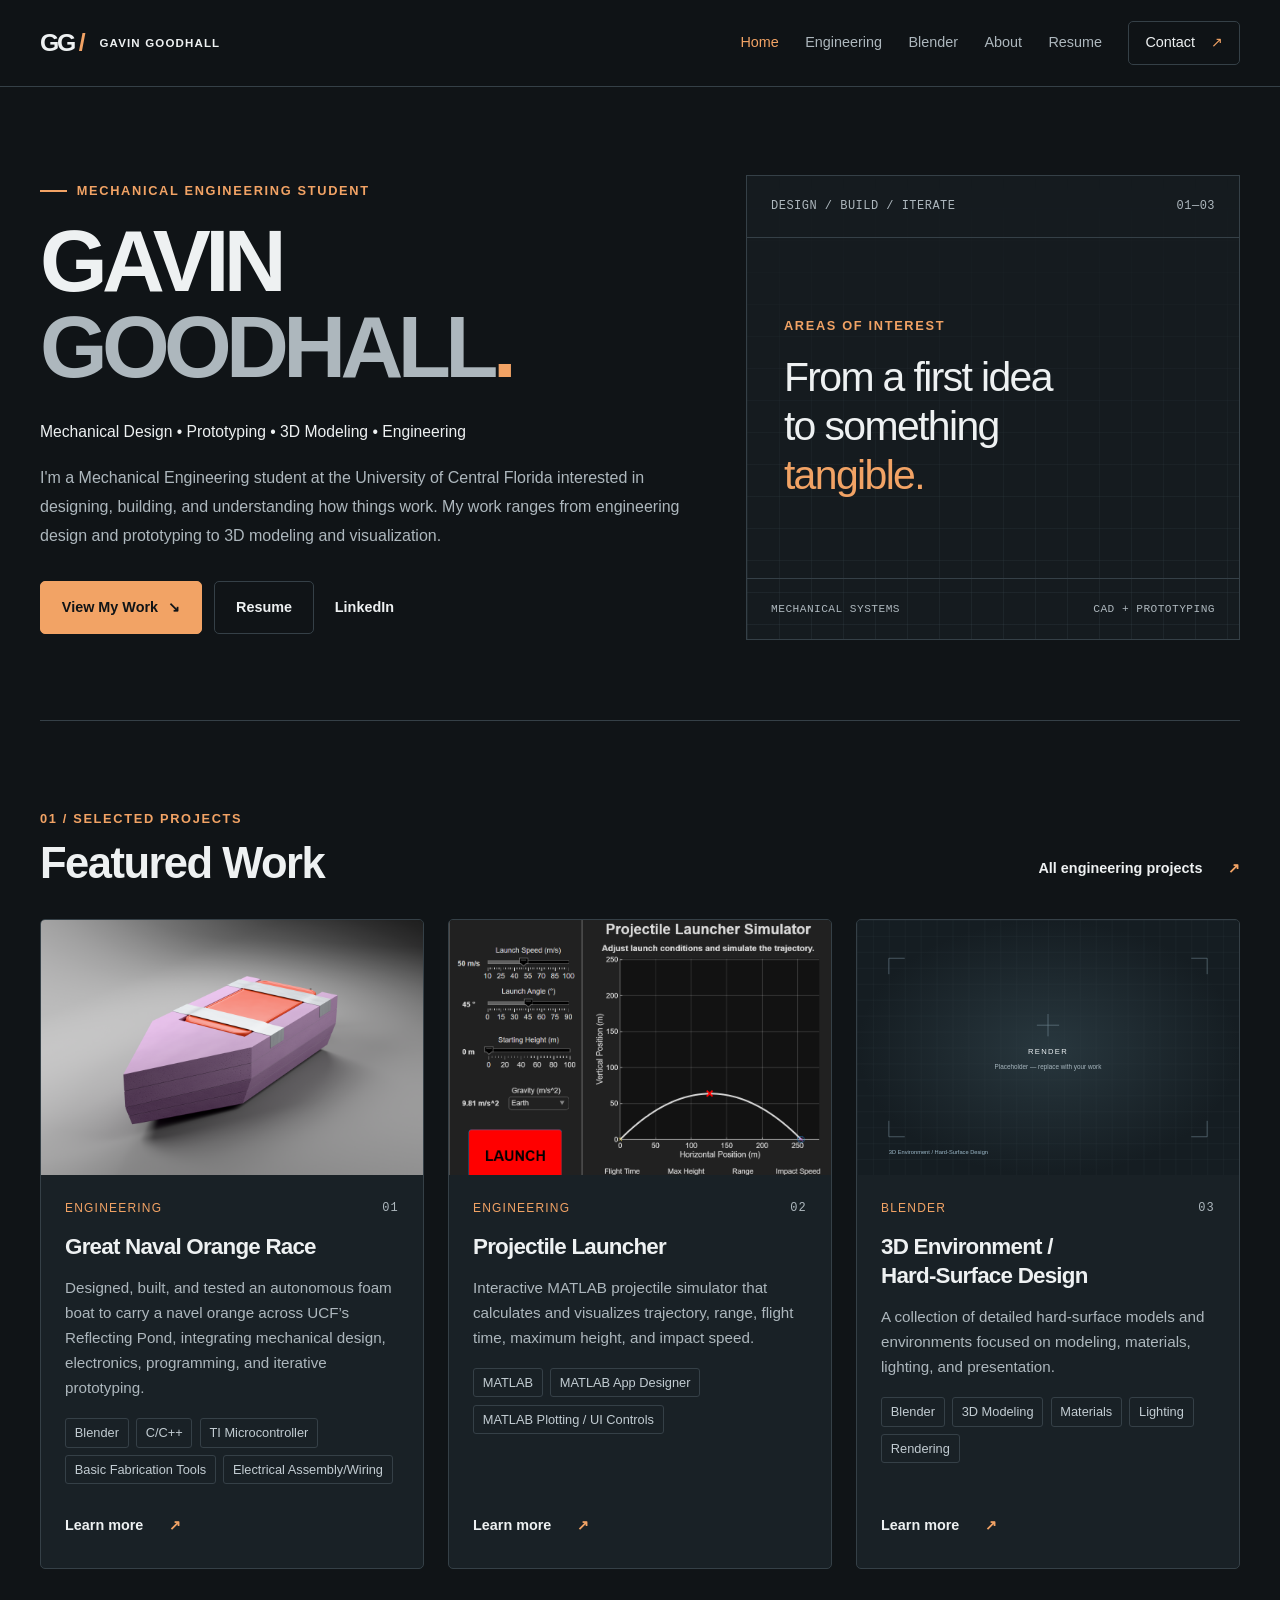
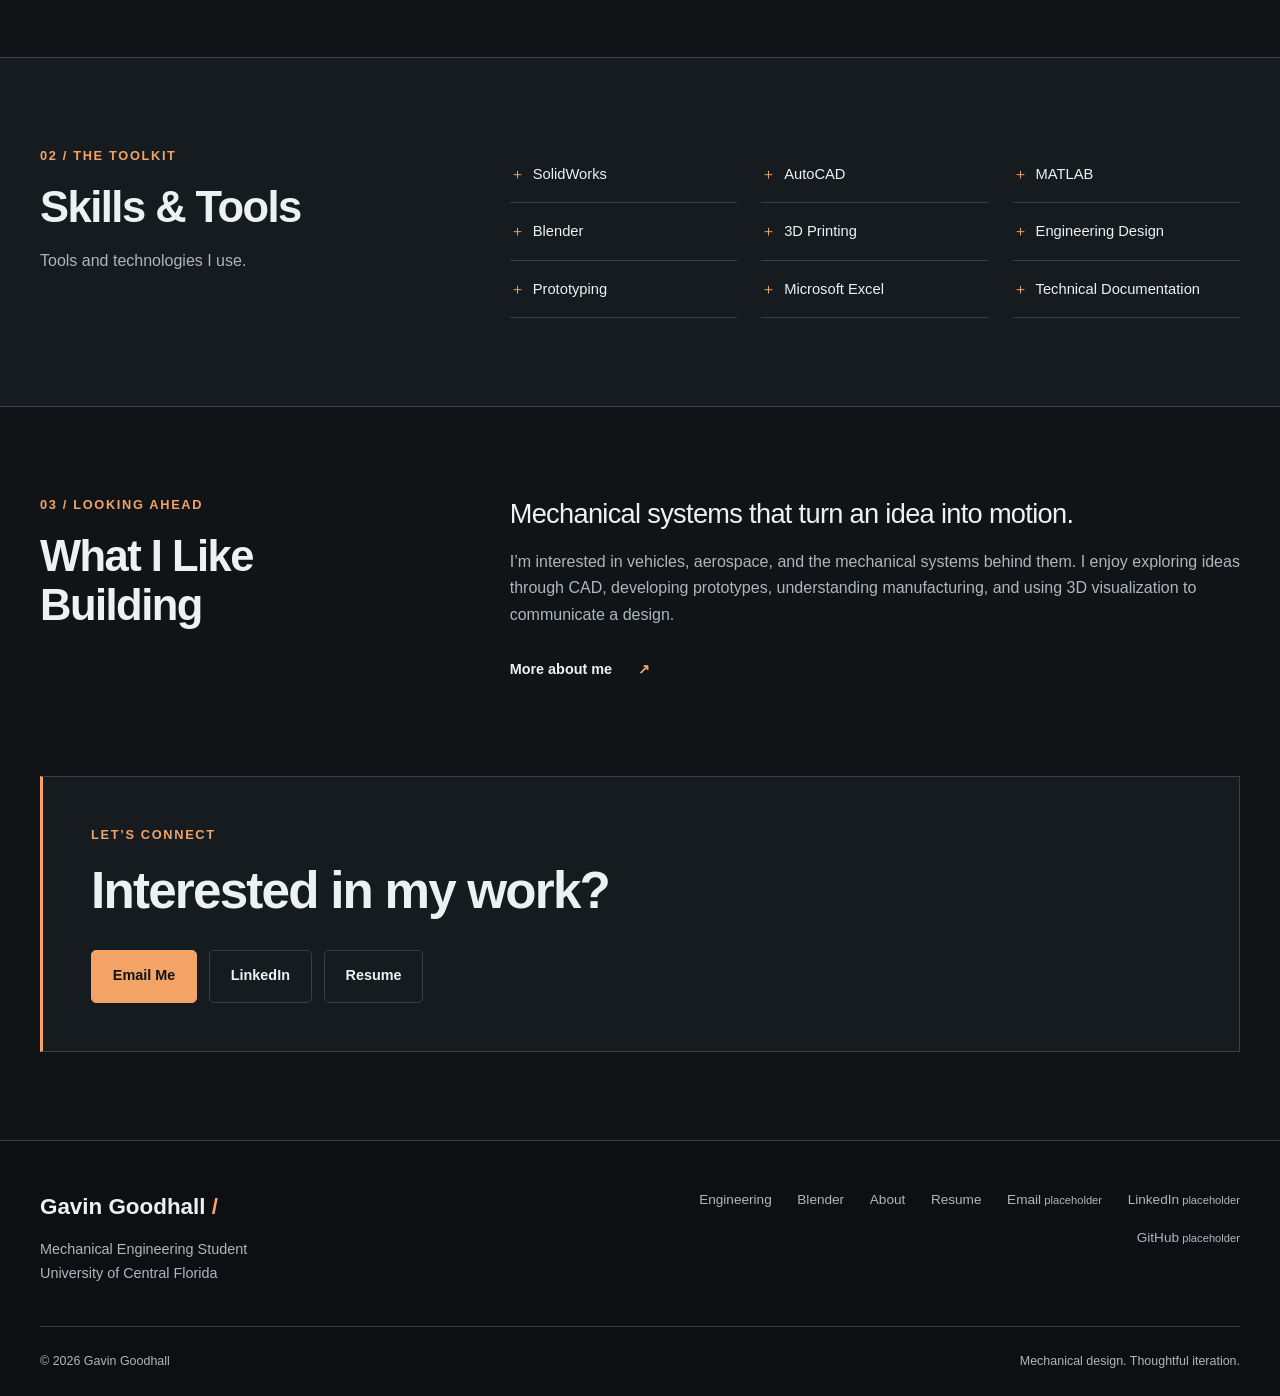
<file: index.html>
<!doctype html>
<html lang="en">
  <head>
    <meta charset="utf-8">
    <meta name="viewport" content="width=device-width, initial-scale=1">
    <title>Gavin Goodhall | Mechanical Engineering Portfolio</title>
    <meta name="description" content="Mechanical engineering portfolio featuring engineering projects, CAD, prototyping, MATLAB, 3D modeling, and Blender work.">
    <meta name="theme-color" content="#101417">
    <meta property="og:type" content="website">
    <meta property="og:title" content="Gavin Goodhall | Mechanical Engineering Portfolio">
    <meta property="og:description" content="Mechanical engineering portfolio featuring engineering projects, CAD, prototyping, MATLAB, 3D modeling, and Blender work.">
    <!-- PLACEHOLDER: after publishing, replace these examples with full public URLs and a real 1200 × 630 JPG/PNG. Keep commented until ready.
<meta property="og:url" content="https://YOUR-USERNAME.github.io/YOUR-REPOSITORY/index.html">
<meta property="og:image" content="https://YOUR-USERNAME.github.io/YOUR-REPOSITORY/assets/images/social-preview.jpg">
-->
    <link rel="icon" type="image/svg+xml" href="data:image/svg+xml,%3Csvg xmlns='http://www.w3.org/2000/svg' viewBox='0 0 64 64'%3E%3Crect width='64' height='64' rx='12' fill='%23101417'/%3E%3Ctext x='8' y='43' font-family='Arial' font-size='30' font-weight='bold' fill='%23f2a365'%3EGG%3C/text%3E%3C/svg%3E">
    <link rel="stylesheet" href="css/style.css">
    <script defer src="js/main.js"></script>
  </head>
  <body>
    <a class="skip-link" href="#main">Skip to content</a>
    <header class="site-header">
      <div class="container nav-wrap">
        <a class="brand" href="index.html" aria-label="Gavin Goodhall home"><span class="monogram" aria-hidden="true">GG<span> /</span></span><span class="brand-name">GAVIN GOODHALL</span></a>
        <button class="menu-toggle" type="button" aria-expanded="false" aria-controls="primary-nav">Menu <span aria-hidden="true">☰</span></button>
        <nav id="primary-nav" aria-label="Main navigation">
          <a href="index.html" aria-current="page">Home</a>
          <a href="engineering.html">Engineering</a>
          <a href="blender.html">Blender</a>
          <a href="about.html">About</a>
          <a href="assets/resume/Gavin_Goodhall_Resume.pdf" target="_blank" rel="noopener noreferrer">Resume</a>
          <a class="nav-contact" href="#contact">Contact <span aria-hidden="true">↗</span></a>
        </nav>
      </div>
    </header>
    <main id="main">
      <section class="hero container">
        <div class="hero-copy">
          <p class="eyebrow">
            <span class="accent-rule"></span> Mechanical Engineering Student
          </p>
          <h1>GAVIN<br><span>GOODHALL</span><span class="hero-dot">.</span></h1>
          <p class="hero-subtitle">
            Mechanical Design • Prototyping • 3D Modeling • Engineering
          </p>
          <p class="intro">
            I'm a Mechanical Engineering student at the University of Central Florida interested in
            designing, building, and understanding how things work. My work ranges from engineering
            design and prototyping to 3D modeling and visualization.
          </p>
          <div class="button-row">
            <a class="button primary" href="#featured">View My Work <span aria-hidden="true">↘</span></a>
            <a class="button" href="assets/resume/Gavin_Goodhall_Resume.pdf" target="_blank" rel="noopener noreferrer">Resume</a>
            <a class="button subtle" href="https://www.linkedin.com/in/YOUR-PROFILE/" data-placeholder="LinkedIn" aria-label="LinkedIn (placeholder)">LinkedIn<span class="placeholder-marker"> placeholder</span></a>
          </div>
        </div>
        <div class="hero-panel">
          <div class="panel-label">
            <span>DESIGN / BUILD / ITERATE</span>
            <span>01—03</span>
          </div>
          <div class="hero-lines" aria-hidden="true">
          </div>
          <div class="panel-copy">
            <span class="eyebrow">Areas of interest</span>
            <p>
              From a first idea<br>to something<br><em>tangible.</em>
            </p>
          </div>
          <div class="panel-bottom">
            <span>MECHANICAL SYSTEMS</span>
            <span>CAD + PROTOTYPING</span>
          </div>
        </div>
      </section>

      <section id="featured" class="section container">
        <div class="section-heading">
          <div>
            <p class="eyebrow">
              01 / Selected projects
            </p>
            <h2>Featured Work</h2>
          </div>
          <a class="text-link" href="engineering.html">All engineering projects <span aria-hidden="true">↗</span></a>
        </div>
        <div class="project-grid featured-grid">
          <!-- PROJECT CARD: duplicate this article to add work. -->

          <article class="project-card">
            <a class="image-link" href="projects/naval-orange-race.html" tabindex="-1" aria-hidden="true"><img src="assets/images/GNOR/gnor_boat_hero_unlabeled.png" alt="Placeholder for Great Naval Orange Race project image" width="1200" height="800" loading="lazy"></a>
            <div class="card-body">
              <div class="card-meta">
                <span>Engineering</span>
                <span>01</span>
              </div>
              <h3>Great Naval Orange Race</h3>
              <p>
                Designed, built, and tested an autonomous foam boat to carry a navel orange across UCF’s Reflecting Pond, integrating mechanical design, electronics, programming, and iterative prototyping.
              </p>
              <ul class="tags" aria-label="Tools and technologies">
                <li>Blender</li>
                <li>C/C++</li>
                <li>TI Microcontroller</li>
                <li>Basic Fabrication Tools</li>
                <li>Electrical Assembly/Wiring</li>
              </ul>
              <a class="text-link" href="projects/naval-orange-race.html">Learn more<span class="sr-only">: Great Naval Orange Race</span><span aria-hidden="true">↗</span></a>
            </div>
          </article>

          <article class="project-card">
            <a class="image-link" href="projects/projectile-simulator.html" tabindex="-1" aria-hidden="true"><img src="assets/images/Projectile Launcher/hero_launcher.png" alt="Placeholder for Projectile Motion Simulator project image" width="1200" height="800" loading="lazy"></a>
            <div class="card-body">
              <div class="card-meta">
                <span>Engineering</span>
                <span>02</span>
              </div>
              <h3>Projectile Launcher</h3>
              <p>
                Interactive MATLAB projectile simulator that calculates and visualizes trajectory, range, flight time, maximum height, and impact speed.
              </p>
              <ul class="tags" aria-label="Tools and technologies">
                <li>MATLAB</li>
                <li>MATLAB App Designer</li>
                <li>MATLAB Plotting / UI Controls</li>
              </ul>
              <a class="text-link" href="projects/projectile-simulator.html">Learn more<span class="sr-only">: Projectile Motion Simulator</span><span aria-hidden="true">↗</span></a>
            </div>
          </article>

          <article class="project-card">
            <a class="image-link" href="blender.html" tabindex="-1" aria-hidden="true"><img src="assets/images/blender-feature.svg" alt="Placeholder for 3D environment and hard-surface renders" width="1200" height="800" loading="lazy"></a>
            <div class="card-body">
              <div class="card-meta">
                <span>Blender</span>
                <span>03</span>
              </div>
              <h3>3D Environment / Hard-Surface Design</h3>
              <p>
                A collection of detailed hard-surface models and environments focused on modeling,
                materials, lighting, and presentation.
              </p>
              <ul class="tags" aria-label="Tools and technologies">
                <li>Blender</li>
                <li>3D Modeling</li>
                <li>Materials</li>
                <li>Lighting</li>
                <li>Rendering</li>
              </ul>
              <a class="text-link" href="blender.html">Learn more<span class="sr-only">: 3D Modeling &amp; Visualization</span><span aria-hidden="true">↗</span></a>
            </div>
          </article>
        </div>
      </section>

      <section class="section tools-section">
        <div class="container tools-layout">
          <div>
            <p class="eyebrow">
              02 / The toolkit
            </p>
            <h2>Skills &amp; Tools</h2>
            <p>
              Tools and technologies I use.
            </p>
          </div>
          <ul class="tool-list">
            <li><span aria-hidden="true">＋</span>SolidWorks</li>
            <li><span aria-hidden="true">＋</span>AutoCAD</li>
            <li><span aria-hidden="true">＋</span>MATLAB</li>
            <li><span aria-hidden="true">＋</span>Blender</li>
            <li><span aria-hidden="true">＋</span>3D Printing</li>
            <li><span aria-hidden="true">＋</span>Engineering Design</li>
            <li><span aria-hidden="true">＋</span>Prototyping</li>
            <li><span aria-hidden="true">＋</span>Microsoft Excel</li>
            <li><span aria-hidden="true">＋</span>Technical Documentation</li>
          </ul>
        </div>
      </section>

      <section class="section container interests-section">
        <div>
          <p class="eyebrow">
            03 / Looking ahead
          </p>
          <h2>What I Like<br>Building</h2>
        </div>
        <div>
          <p class="large-copy">
            Mechanical systems that turn an idea into motion.
          </p>
          <p>
            I’m interested in vehicles, aerospace, and the mechanical systems behind them. I enjoy
            exploring ideas through CAD, developing prototypes, understanding manufacturing, and
            using 3D visualization to communicate a design.
          </p>
          <a class="text-link" href="about.html">More about me <span aria-hidden="true">↗</span></a>
        </div>
      </section>

      <section class="container contact-cta">
        <p class="eyebrow">
          Let’s connect
        </p>
        <h2>Interested in my work?</h2>
        <div class="button-row">
          <a class="button primary" href="mailto:your-email@example.com" data-placeholder="Email Me" aria-label="Email Me (placeholder)">Email Me<span class="placeholder-marker"> placeholder</span></a>
          <a class="button" href="https://www.linkedin.com/in/YOUR-PROFILE/" data-placeholder="LinkedIn" aria-label="LinkedIn (placeholder)">LinkedIn<span class="placeholder-marker"> placeholder</span></a>
          <a class="button" href="assets/resume/Gavin_Goodhall_Resume.pdf" target="_blank" rel="noopener noreferrer">Resume</a>
        </div>
      </section>
    </main>
    <footer id="contact" class="site-footer">
      <div class="container">
        <div class="footer-top">
          <div>
            <a class="footer-name" href="index.html">Gavin Goodhall<span> /</span></a>
            <p>
              Mechanical Engineering Student<br>University of Central Florida
            </p>
          </div>
          <div class="footer-links">
            <a href="engineering.html">Engineering</a>
            <a href="blender.html">Blender</a>
            <a href="about.html">About</a>
            <a href="assets/resume/Gavin_Goodhall_Resume.pdf" target="_blank" rel="noopener noreferrer">Resume</a>
            <a class="" href="mailto:your-email@example.com" data-placeholder="Email" aria-label="Email (placeholder)">Email<span class="placeholder-marker"> placeholder</span></a>
            <a class="" href="https://www.linkedin.com/in/YOUR-PROFILE/" data-placeholder="LinkedIn" aria-label="LinkedIn (placeholder)">LinkedIn<span class="placeholder-marker"> placeholder</span></a>
            <a class="" href="https://github.com/YOUR-USERNAME" data-placeholder="GitHub" aria-label="GitHub (placeholder)">GitHub<span class="placeholder-marker"> placeholder</span></a>
          </div>
        </div>
        <div class="footer-bottom">
          <span>© <span data-year>2026</span> Gavin Goodhall</span>
          <span>Mechanical design. Thoughtful iteration.</span>
        </div>
      </div>
    </footer>
    <dialog id="placeholder-dialog" class="notice-dialog" aria-labelledby="notice-title">
      <button class="dialog-close" type="button" data-close aria-label="Close placeholder notice">Close ×</button>
      <p class="eyebrow">
        Portfolio in progress
      </p>
      <h2 id="notice-title">Contact link coming soon</h2>
      <p id="notice-copy">
        This is a placeholder link. Gavin’s contact information has not been added yet.
      </p>
    </dialog>
  </body>
</html>
</file>
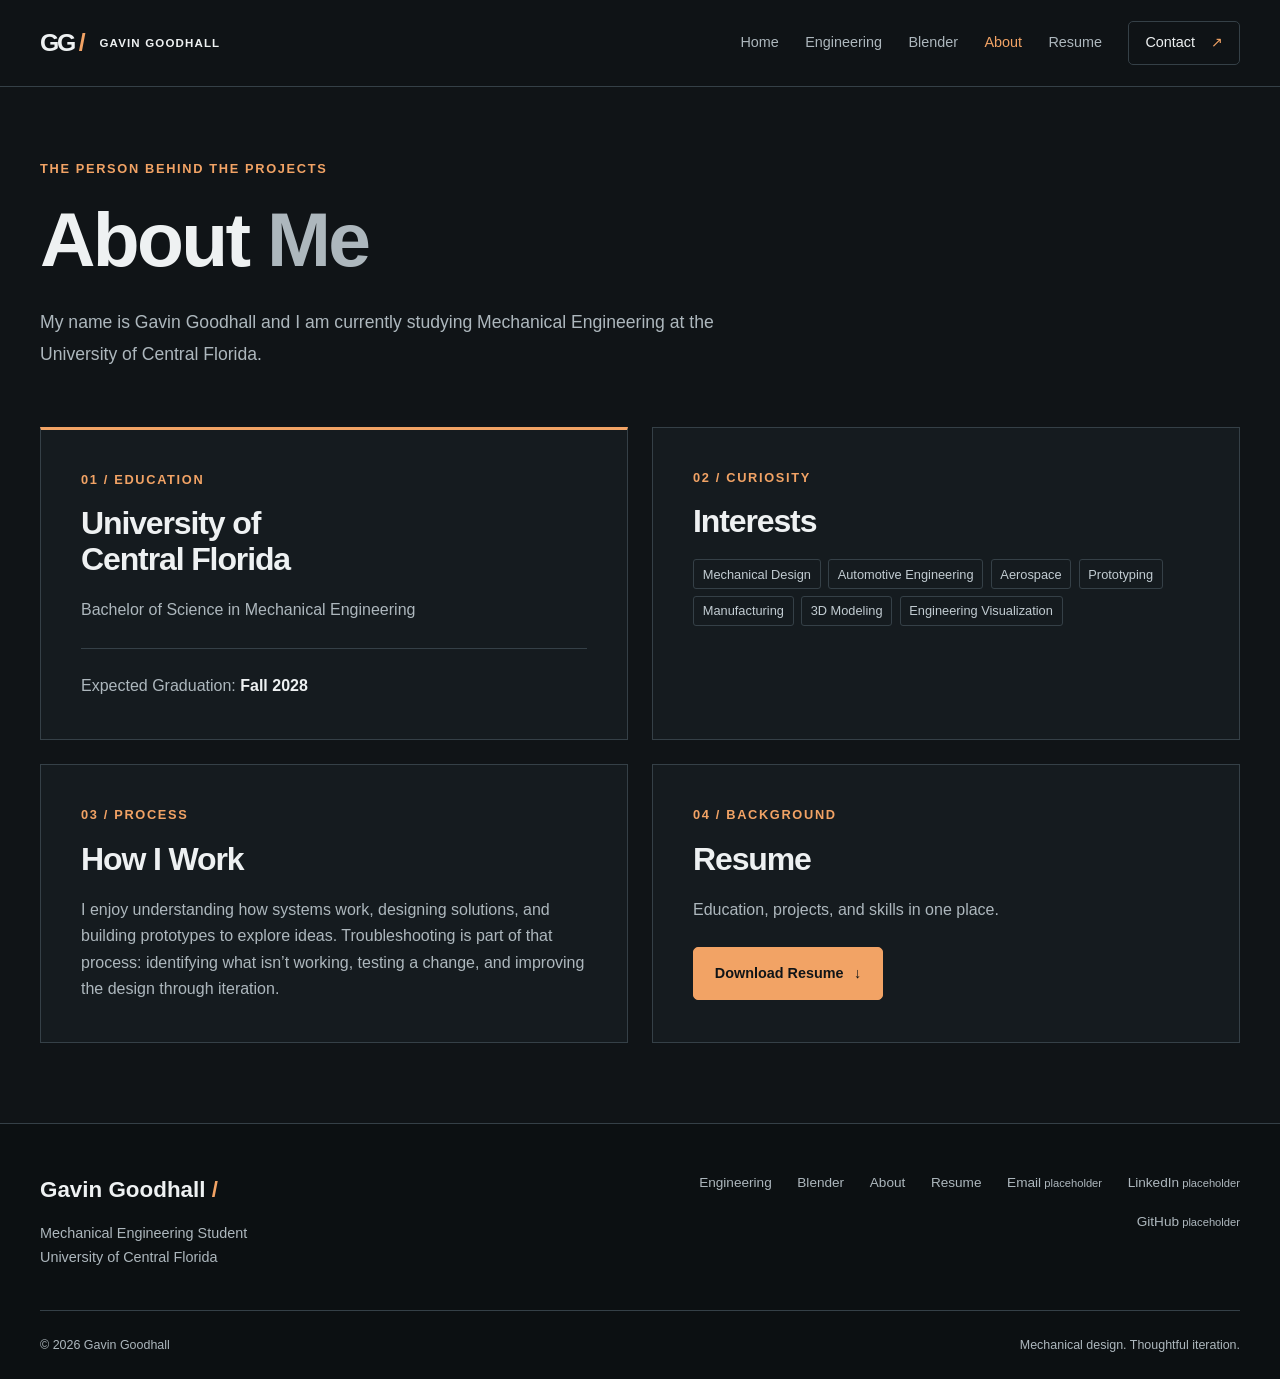
<file: about.html>
<!doctype html>
<html lang="en">
  <head>
    <meta charset="utf-8">
    <meta name="viewport" content="width=device-width, initial-scale=1">
    <title>About Me | Gavin Goodhall</title>
    <meta name="description" content="Mechanical engineering portfolio featuring engineering projects, CAD, prototyping, MATLAB, 3D modeling, and Blender work.">
    <meta name="theme-color" content="#101417">
    <meta property="og:type" content="website">
    <meta property="og:title" content="About Me | Gavin Goodhall">
    <meta property="og:description" content="Mechanical engineering portfolio featuring engineering projects, CAD, prototyping, MATLAB, 3D modeling, and Blender work.">
    <!-- PLACEHOLDER: after publishing, replace these examples with full public URLs and a real 1200 × 630 JPG/PNG. Keep commented until ready.
<meta property="og:url" content="https://YOUR-USERNAME.github.io/YOUR-REPOSITORY/about.html">
<meta property="og:image" content="https://YOUR-USERNAME.github.io/YOUR-REPOSITORY/assets/images/social-preview.jpg">
-->
    <link rel="icon" type="image/svg+xml" href="data:image/svg+xml,%3Csvg xmlns='http://www.w3.org/2000/svg' viewBox='0 0 64 64'%3E%3Crect width='64' height='64' rx='12' fill='%23101417'/%3E%3Ctext x='8' y='43' font-family='Arial' font-size='30' font-weight='bold' fill='%23f2a365'%3EGG%3C/text%3E%3C/svg%3E">
    <link rel="stylesheet" href="css/style.css">
    <script defer src="js/main.js"></script>
  </head>
  <body>
    <a class="skip-link" href="#main">Skip to content</a>
    <header class="site-header">
      <div class="container nav-wrap">
        <a class="brand" href="index.html" aria-label="Gavin Goodhall home"><span class="monogram" aria-hidden="true">GG<span> /</span></span><span class="brand-name">GAVIN GOODHALL</span></a>
        <button class="menu-toggle" type="button" aria-expanded="false" aria-controls="primary-nav">Menu <span aria-hidden="true">☰</span></button>
        <nav id="primary-nav" aria-label="Main navigation">
          <a href="index.html">Home</a>
          <a href="engineering.html">Engineering</a>
          <a href="blender.html">Blender</a>
          <a href="about.html" aria-current="page">About</a>
          <a href="assets/resume/Gavin_Goodhall_Resume.pdf" target="_blank" rel="noopener noreferrer">Resume</a>
          <a class="nav-contact" href="#contact">Contact <span aria-hidden="true">↗</span></a>
        </nav>
      </div>
    </header>
    <main id="main">
      <section class="container page-heading">
        <p class="eyebrow">
          The person behind the projects
        </p>
        <h1>About <span>Me</span></h1>
        <p class="intro">
          My name is Gavin Goodhall and I am currently studying Mechanical Engineering at the
          University of Central Florida.
        </p>
      </section>
      <div class="container about-grid">
        <section class="about-block education">
          <p class="eyebrow">
            01 / Education
          </p>
          <h2>University of<br>Central Florida</h2>
          <p>
            Bachelor of Science in Mechanical Engineering
          </p>
          <p class="graduation">
            Expected Graduation: <strong>Fall 2028</strong>
          </p>
        </section>

        <section class="about-block">
          <p class="eyebrow">
            02 / Curiosity
          </p>
          <h2>Interests</h2>
          <ul class="tags" aria-label="Tools and technologies">
            <li>Mechanical Design</li>
            <li>Automotive Engineering</li>
            <li>Aerospace</li>
            <li>Prototyping</li>
            <li>Manufacturing</li>
            <li>3D Modeling</li>
            <li>Engineering Visualization</li>
          </ul>
        </section>

        <section class="about-block">
          <p class="eyebrow">
            03 / Process
          </p>
          <h2>How I Work</h2>
          <p>
            I enjoy understanding how systems work, designing solutions, and building prototypes to
            explore ideas. Troubleshooting is part of that process: identifying what isn’t working,
            testing a change, and improving the design through iteration.
          </p>
        </section>

        <section class="about-block resume-block">
          <p class="eyebrow">
            04 / Background
          </p>
          <h2>Resume</h2>
          <p>
            Education, projects, and skills in one place.
          </p>
          <a class="button primary" href="assets/resume/Gavin_Goodhall_Resume.pdf" target="_blank" rel="noopener noreferrer">Download Resume <span aria-hidden="true">↓</span></a>
        </section>
      </div>
    </main>
    <footer id="contact" class="site-footer">
      <div class="container">
        <div class="footer-top">
          <div>
            <a class="footer-name" href="index.html">Gavin Goodhall<span> /</span></a>
            <p>
              Mechanical Engineering Student<br>University of Central Florida
            </p>
          </div>
          <div class="footer-links">
            <a href="engineering.html">Engineering</a>
            <a href="blender.html">Blender</a>
            <a href="about.html">About</a>
            <a href="assets/resume/Gavin_Goodhall_Resume.pdf" target="_blank" rel="noopener noreferrer">Resume</a>
            <a class="" href="mailto:your-email@example.com" data-placeholder="Email" aria-label="Email (placeholder)">Email<span class="placeholder-marker"> placeholder</span></a>
            <a class="" href="https://www.linkedin.com/in/YOUR-PROFILE/" data-placeholder="LinkedIn" aria-label="LinkedIn (placeholder)">LinkedIn<span class="placeholder-marker"> placeholder</span></a>
            <a class="" href="https://github.com/YOUR-USERNAME" data-placeholder="GitHub" aria-label="GitHub (placeholder)">GitHub<span class="placeholder-marker"> placeholder</span></a>
          </div>
        </div>
        <div class="footer-bottom">
          <span>© <span data-year>2026</span> Gavin Goodhall</span>
          <span>Mechanical design. Thoughtful iteration.</span>
        </div>
      </div>
    </footer>
    <dialog id="placeholder-dialog" class="notice-dialog" aria-labelledby="notice-title">
      <button class="dialog-close" type="button" data-close aria-label="Close placeholder notice">Close ×</button>
      <p class="eyebrow">
        Portfolio in progress
      </p>
      <h2 id="notice-title">Contact link coming soon</h2>
      <p id="notice-copy">
        This is a placeholder link. Gavin’s contact information has not been added yet.
      </p>
    </dialog>
  </body>
</html>
</file>
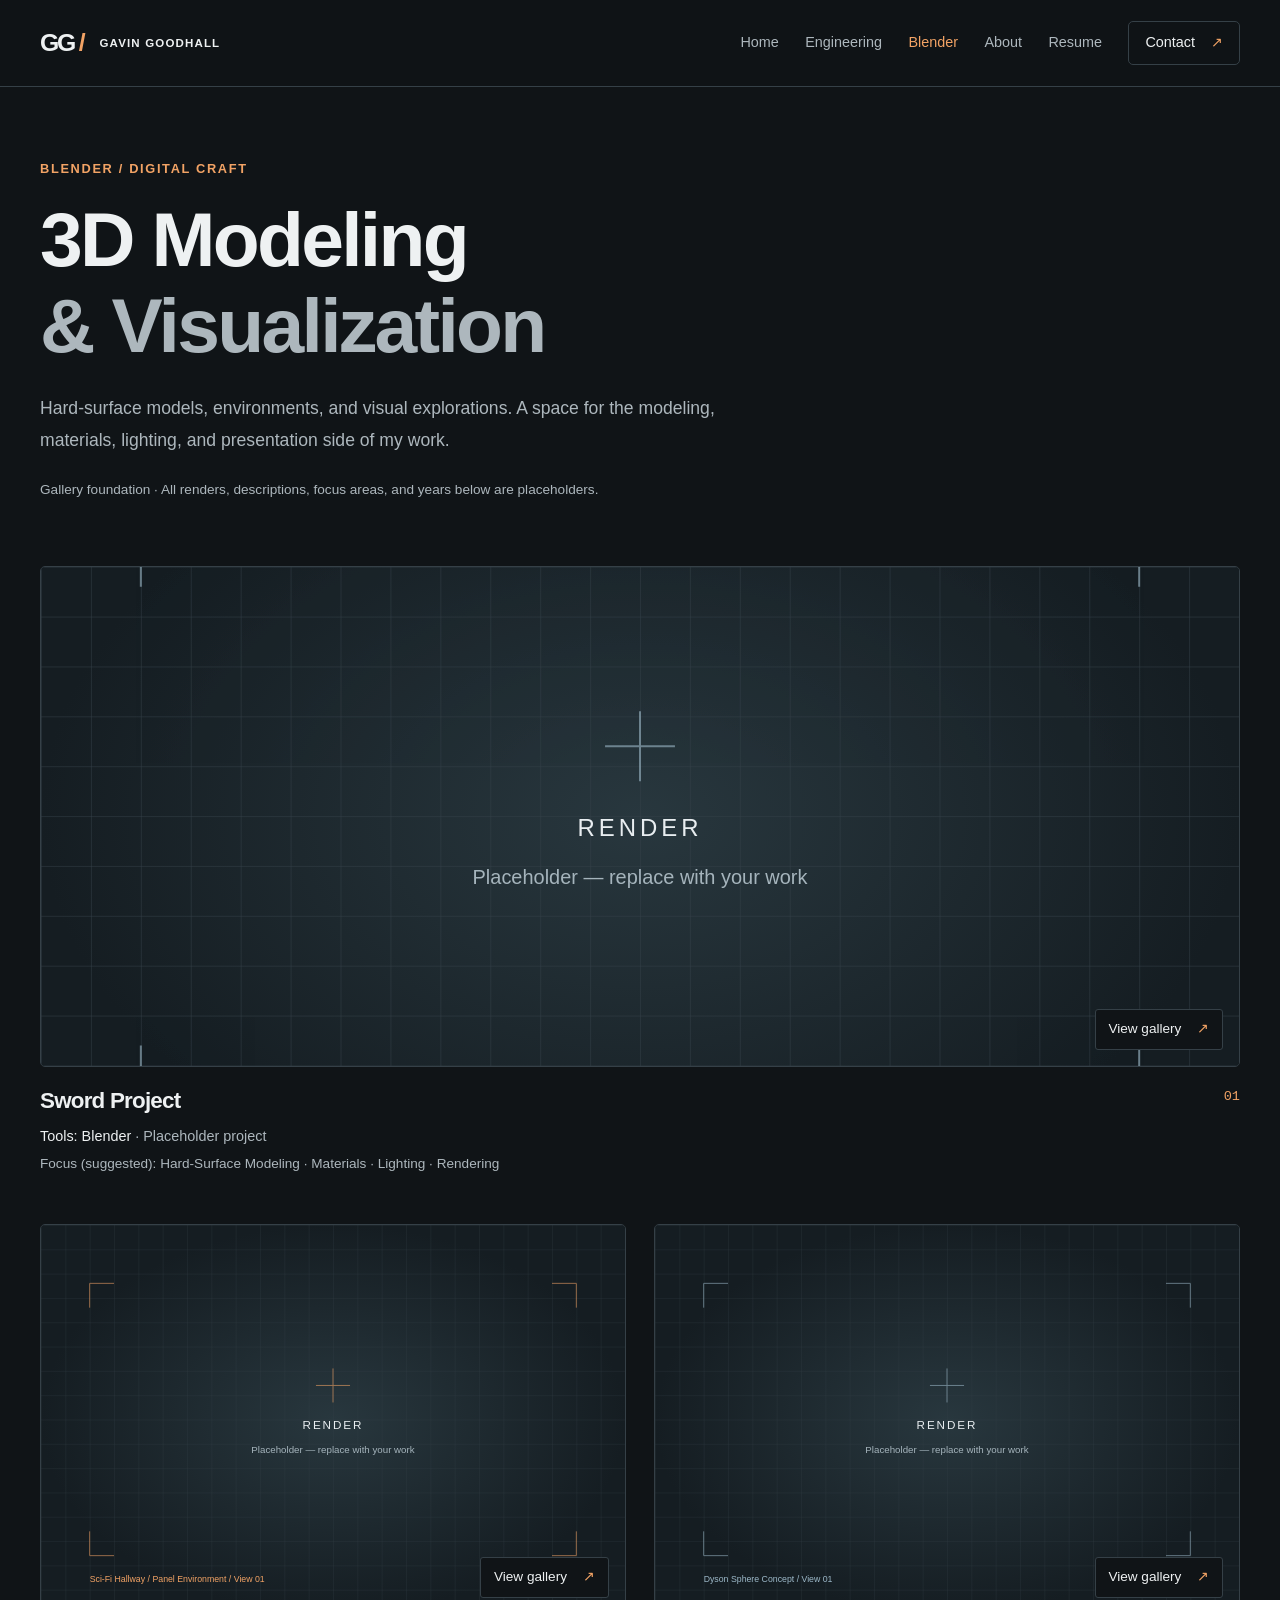
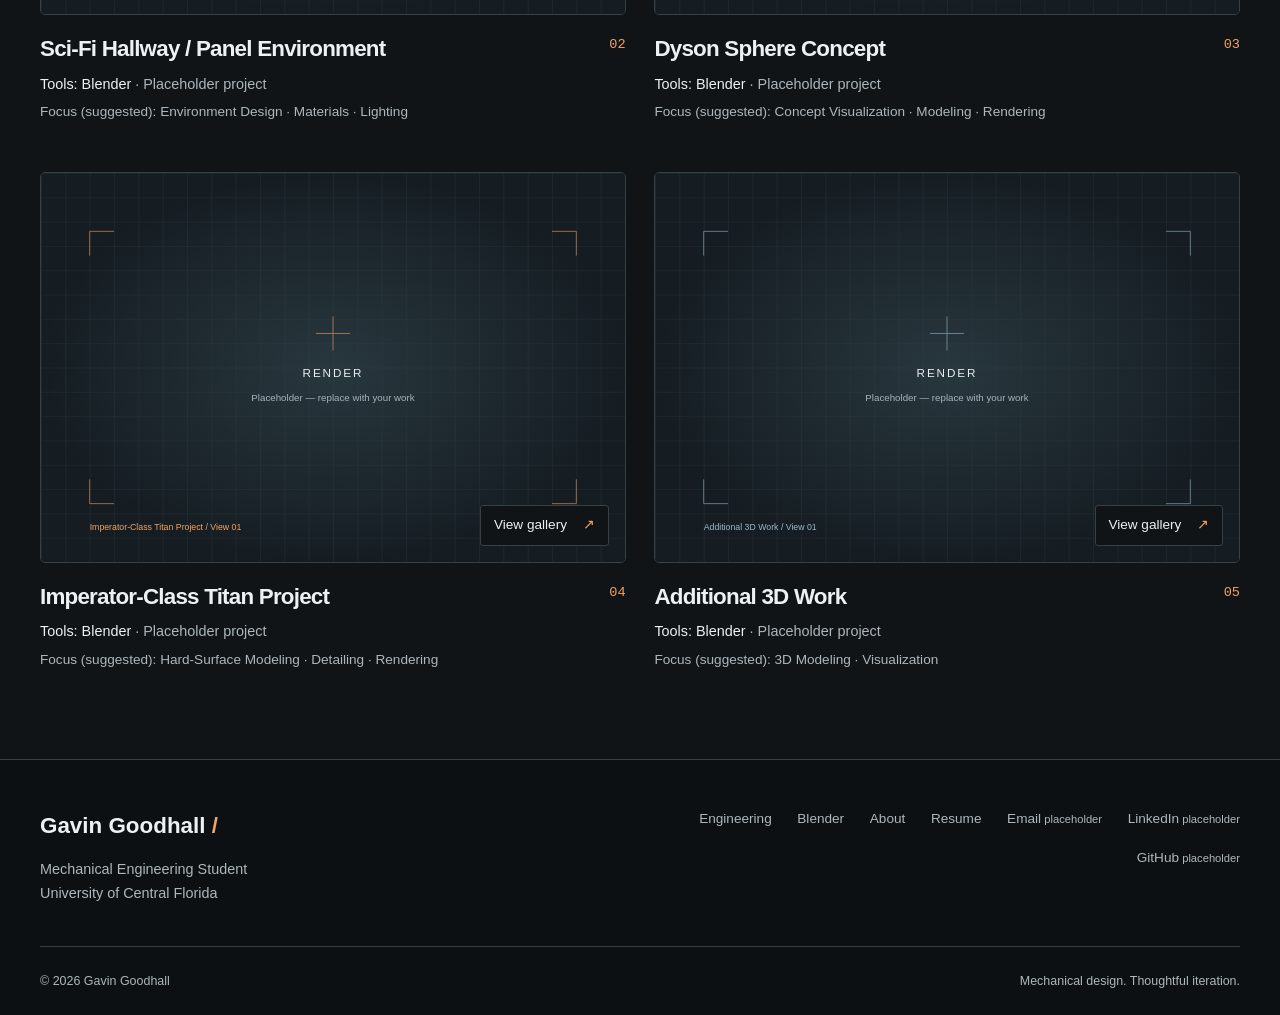
<file: blender.html>
<!doctype html>
<html lang="en">
  <head>
    <meta charset="utf-8">
    <meta name="viewport" content="width=device-width, initial-scale=1">
    <title>3D Modeling &amp; Visualization | Gavin Goodhall</title>
    <meta name="description" content="Mechanical engineering portfolio featuring engineering projects, CAD, prototyping, MATLAB, 3D modeling, and Blender work.">
    <meta name="theme-color" content="#101417">
    <meta property="og:type" content="website">
    <meta property="og:title" content="3D Modeling &amp; Visualization | Gavin Goodhall">
    <meta property="og:description" content="Mechanical engineering portfolio featuring engineering projects, CAD, prototyping, MATLAB, 3D modeling, and Blender work.">
    <!-- PLACEHOLDER: after publishing, replace these examples with full public URLs and a real 1200 × 630 JPG/PNG. Keep commented until ready.
<meta property="og:url" content="https://YOUR-USERNAME.github.io/YOUR-REPOSITORY/blender.html">
<meta property="og:image" content="https://YOUR-USERNAME.github.io/YOUR-REPOSITORY/assets/images/social-preview.jpg">
-->
    <link rel="icon" type="image/svg+xml" href="data:image/svg+xml,%3Csvg xmlns='http://www.w3.org/2000/svg' viewBox='0 0 64 64'%3E%3Crect width='64' height='64' rx='12' fill='%23101417'/%3E%3Ctext x='8' y='43' font-family='Arial' font-size='30' font-weight='bold' fill='%23f2a365'%3EGG%3C/text%3E%3C/svg%3E">
    <link rel="stylesheet" href="css/style.css">
    <script defer src="js/main.js"></script>
  </head>
  <body>
    <a class="skip-link" href="#main">Skip to content</a>
    <header class="site-header">
      <div class="container nav-wrap">
        <a class="brand" href="index.html" aria-label="Gavin Goodhall home"><span class="monogram" aria-hidden="true">GG<span> /</span></span><span class="brand-name">GAVIN GOODHALL</span></a>
        <button class="menu-toggle" type="button" aria-expanded="false" aria-controls="primary-nav">Menu <span aria-hidden="true">☰</span></button>
        <nav id="primary-nav" aria-label="Main navigation">
          <a href="index.html">Home</a>
          <a href="engineering.html">Engineering</a>
          <a href="blender.html" aria-current="page">Blender</a>
          <a href="about.html">About</a>
          <a href="assets/resume/Gavin_Goodhall_Resume.pdf" target="_blank" rel="noopener noreferrer">Resume</a>
          <a class="nav-contact" href="#contact">Contact <span aria-hidden="true">↗</span></a>
        </nav>
      </div>
    </header>
    <main id="main">
      <section class="container page-heading">
        <p class="eyebrow">
          Blender / Digital craft
        </p>
        <h1>3D Modeling<br><span>&amp; Visualization</span></h1>
        <p class="intro">
          Hard-surface models, environments, and visual explorations. A space for the modeling,
          materials, lighting, and presentation side of my work.
        </p>
        <p class="content-note">
          Gallery foundation · All renders, descriptions, focus areas, and years below are
          placeholders.
        </p>
      </section>

      <section class="container section projects-section" aria-labelledby="render-gallery">
        <h2 class="sr-only" id="render-gallery">Blender project gallery</h2>
        <div class="art-grid">
          <!-- BLENDER PROJECT: copy this article and its matching dialog to add a project. -->

          <article class="art-card">
            <button class="art-open" type="button" data-modal="sword-dialog" aria-haspopup="dialog" aria-label="Open Sword Project gallery">
              <div class="art-image">
                <img src="assets/images/sword-1.svg" alt="Placeholder render for Sword Project" width="1200" height="800" loading="lazy">
                <span class="view-render">View gallery <span aria-hidden="true">↗</span></span>
              </div>
              <div class="art-title">
                <h3>Sword Project</h3>
                <span aria-hidden="true">01</span>
              </div>
            </button>
            <p class="art-tools">
              Tools: Blender <span>· Placeholder project</span>
            </p>
            <p class="focus-line">
              Focus (suggested): Hard-Surface Modeling · Materials · Lighting · Rendering
            </p>
          </article>
          <!-- BLENDER PROJECT: copy this article and its matching dialog to add a project. -->

          <article class="art-card">
            <button class="art-open" type="button" data-modal="hallway-dialog" aria-haspopup="dialog" aria-label="Open Sci-Fi Hallway / Panel Environment gallery">
              <div class="art-image">
                <img src="assets/images/hallway-1.svg" alt="Placeholder render for Sci-Fi Hallway / Panel Environment" width="1200" height="800" loading="lazy">
                <span class="view-render">View gallery <span aria-hidden="true">↗</span></span>
              </div>
              <div class="art-title">
                <h3>Sci-Fi Hallway / Panel Environment</h3>
                <span aria-hidden="true">02</span>
              </div>
            </button>
            <p class="art-tools">
              Tools: Blender <span>· Placeholder project</span>
            </p>
            <p class="focus-line">
              Focus (suggested): Environment Design · Materials · Lighting
            </p>
          </article>
          <!-- BLENDER PROJECT: copy this article and its matching dialog to add a project. -->

          <article class="art-card">
            <button class="art-open" type="button" data-modal="dyson-dialog" aria-haspopup="dialog" aria-label="Open Dyson Sphere Concept gallery">
              <div class="art-image">
                <img src="assets/images/dyson-1.svg" alt="Placeholder render for Dyson Sphere Concept" width="1200" height="800" loading="lazy">
                <span class="view-render">View gallery <span aria-hidden="true">↗</span></span>
              </div>
              <div class="art-title">
                <h3>Dyson Sphere Concept</h3>
                <span aria-hidden="true">03</span>
              </div>
            </button>
            <p class="art-tools">
              Tools: Blender <span>· Placeholder project</span>
            </p>
            <p class="focus-line">
              Focus (suggested): Concept Visualization · Modeling · Rendering
            </p>
          </article>
          <!-- BLENDER PROJECT: copy this article and its matching dialog to add a project. -->

          <article class="art-card">
            <button class="art-open" type="button" data-modal="titan-dialog" aria-haspopup="dialog" aria-label="Open Imperator-Class Titan Project gallery">
              <div class="art-image">
                <img src="assets/images/titan-1.svg" alt="Placeholder render for Imperator-Class Titan Project" width="1200" height="800" loading="lazy">
                <span class="view-render">View gallery <span aria-hidden="true">↗</span></span>
              </div>
              <div class="art-title">
                <h3>Imperator-Class Titan Project</h3>
                <span aria-hidden="true">04</span>
              </div>
            </button>
            <p class="art-tools">
              Tools: Blender <span>· Placeholder project</span>
            </p>
            <p class="focus-line">
              Focus (suggested): Hard-Surface Modeling · Detailing · Rendering
            </p>
          </article>
          <!-- BLENDER PROJECT: copy this article and its matching dialog to add a project. -->

          <article class="art-card">
            <button class="art-open" type="button" data-modal="additional-dialog" aria-haspopup="dialog" aria-label="Open Additional 3D Work gallery">
              <div class="art-image">
                <img src="assets/images/additional-1.svg" alt="Placeholder render for Additional 3D Work" width="1200" height="800" loading="lazy">
                <span class="view-render">View gallery <span aria-hidden="true">↗</span></span>
              </div>
              <div class="art-title">
                <h3>Additional 3D Work</h3>
                <span aria-hidden="true">05</span>
              </div>
            </button>
            <p class="art-tools">
              Tools: Blender <span>· Placeholder project</span>
            </p>
            <p class="focus-line">
              Focus (suggested): 3D Modeling · Visualization
            </p>
          </article>
        </div>
        <noscript>
          <p class="content-note">
            Enable JavaScript to open the larger galleries.
          </p>
        </noscript>
      </section>
      <dialog id="sword-dialog" class="gallery-dialog" aria-labelledby="sword-title">
        <div class="dialog-header">
          <p class="eyebrow">
            Blender / Project gallery
          </p>
          <button class="dialog-close" data-close type="button" aria-label="Close Sword Project gallery">Close ×</button>
        </div>
        <h2 id="sword-title">Sword Project</h2>
        <div class="placeholder-text">
          <p>
            <strong>Placeholder description</strong> — Add the concept, your modeling approach, and what you explored in materials, lighting, or rendering.
          </p>
        </div>
        <div class="gallery-meta">
          <p>
            <strong>Tools</strong>Blender
          </p>
          <p>
            <strong>Year</strong>Placeholder — add year
          </p>
          <p>
            <strong>Focus areas (suggested)</strong>Hard-Surface Modeling · Materials · Lighting · Rendering
          </p>
        </div>
        <div class="modal-images">
          <figure>
            <img src="assets/images/sword-1.svg" alt="Placeholder render 1 of Sword Project" width="1200" height="800" loading="lazy">
            <figcaption>View 01 · Placeholder render</figcaption>
          </figure>
          <figure>
            <img src="assets/images/sword-2.svg" alt="Placeholder render 2 of Sword Project" width="1200" height="800" loading="lazy">
            <figcaption>View 02 · Placeholder render</figcaption>
          </figure>
          <figure>
            <img src="assets/images/sword-3.svg" alt="Placeholder render 3 of Sword Project" width="1200" height="800" loading="lazy">
            <figcaption>View 03 · Placeholder render</figcaption>
          </figure>
        </div>
      </dialog>
      <dialog id="hallway-dialog" class="gallery-dialog" aria-labelledby="hallway-title">
        <div class="dialog-header">
          <p class="eyebrow">
            Blender / Project gallery
          </p>
          <button class="dialog-close" data-close type="button" aria-label="Close Sci-Fi Hallway / Panel Environment gallery">Close ×</button>
        </div>
        <h2 id="hallway-title">Sci-Fi Hallway / Panel Environment</h2>
        <div class="placeholder-text">
          <p>
            <strong>Placeholder description</strong> — Add the concept, your modeling approach, and what you explored in materials, lighting, or rendering.
          </p>
        </div>
        <div class="gallery-meta">
          <p>
            <strong>Tools</strong>Blender
          </p>
          <p>
            <strong>Year</strong>Placeholder — add year
          </p>
          <p>
            <strong>Focus areas (suggested)</strong>Environment Design · Materials · Lighting
          </p>
        </div>
        <div class="modal-images">
          <figure>
            <img src="assets/images/hallway-1.svg" alt="Placeholder render 1 of Sci-Fi Hallway / Panel Environment" width="1200" height="800" loading="lazy">
            <figcaption>View 01 · Placeholder render</figcaption>
          </figure>
          <figure>
            <img src="assets/images/hallway-2.svg" alt="Placeholder render 2 of Sci-Fi Hallway / Panel Environment" width="1200" height="800" loading="lazy">
            <figcaption>View 02 · Placeholder render</figcaption>
          </figure>
          <figure>
            <img src="assets/images/hallway-3.svg" alt="Placeholder render 3 of Sci-Fi Hallway / Panel Environment" width="1200" height="800" loading="lazy">
            <figcaption>View 03 · Placeholder render</figcaption>
          </figure>
        </div>
      </dialog>
      <dialog id="dyson-dialog" class="gallery-dialog" aria-labelledby="dyson-title">
        <div class="dialog-header">
          <p class="eyebrow">
            Blender / Project gallery
          </p>
          <button class="dialog-close" data-close type="button" aria-label="Close Dyson Sphere Concept gallery">Close ×</button>
        </div>
        <h2 id="dyson-title">Dyson Sphere Concept</h2>
        <div class="placeholder-text">
          <p>
            <strong>Placeholder description</strong> — Add the concept, your modeling approach, and what you explored in materials, lighting, or rendering.
          </p>
        </div>
        <div class="gallery-meta">
          <p>
            <strong>Tools</strong>Blender
          </p>
          <p>
            <strong>Year</strong>Placeholder — add year
          </p>
          <p>
            <strong>Focus areas (suggested)</strong>Concept Visualization · Modeling · Rendering
          </p>
        </div>
        <div class="modal-images">
          <figure>
            <img src="assets/images/dyson-1.svg" alt="Placeholder render 1 of Dyson Sphere Concept" width="1200" height="800" loading="lazy">
            <figcaption>View 01 · Placeholder render</figcaption>
          </figure>
          <figure>
            <img src="assets/images/dyson-2.svg" alt="Placeholder render 2 of Dyson Sphere Concept" width="1200" height="800" loading="lazy">
            <figcaption>View 02 · Placeholder render</figcaption>
          </figure>
          <figure>
            <img src="assets/images/dyson-3.svg" alt="Placeholder render 3 of Dyson Sphere Concept" width="1200" height="800" loading="lazy">
            <figcaption>View 03 · Placeholder render</figcaption>
          </figure>
        </div>
      </dialog>
      <dialog id="titan-dialog" class="gallery-dialog" aria-labelledby="titan-title">
        <div class="dialog-header">
          <p class="eyebrow">
            Blender / Project gallery
          </p>
          <button class="dialog-close" data-close type="button" aria-label="Close Imperator-Class Titan Project gallery">Close ×</button>
        </div>
        <h2 id="titan-title">Imperator-Class Titan Project</h2>
        <div class="placeholder-text">
          <p>
            <strong>Placeholder description</strong> — Add the concept, your modeling approach, and what you explored in materials, lighting, or rendering.
          </p>
        </div>
        <div class="gallery-meta">
          <p>
            <strong>Tools</strong>Blender
          </p>
          <p>
            <strong>Year</strong>Placeholder — add year
          </p>
          <p>
            <strong>Focus areas (suggested)</strong>Hard-Surface Modeling · Detailing · Rendering
          </p>
        </div>
        <div class="modal-images">
          <figure>
            <img src="assets/images/titan-1.svg" alt="Placeholder render 1 of Imperator-Class Titan Project" width="1200" height="800" loading="lazy">
            <figcaption>View 01 · Placeholder render</figcaption>
          </figure>
          <figure>
            <img src="assets/images/titan-2.svg" alt="Placeholder render 2 of Imperator-Class Titan Project" width="1200" height="800" loading="lazy">
            <figcaption>View 02 · Placeholder render</figcaption>
          </figure>
          <figure>
            <img src="assets/images/titan-3.svg" alt="Placeholder render 3 of Imperator-Class Titan Project" width="1200" height="800" loading="lazy">
            <figcaption>View 03 · Placeholder render</figcaption>
          </figure>
        </div>
      </dialog>
      <dialog id="additional-dialog" class="gallery-dialog" aria-labelledby="additional-title">
        <div class="dialog-header">
          <p class="eyebrow">
            Blender / Project gallery
          </p>
          <button class="dialog-close" data-close type="button" aria-label="Close Additional 3D Work gallery">Close ×</button>
        </div>
        <h2 id="additional-title">Additional 3D Work</h2>
        <div class="placeholder-text">
          <p>
            <strong>Placeholder description</strong> — Add the concept, your modeling approach, and what you explored in materials, lighting, or rendering.
          </p>
        </div>
        <div class="gallery-meta">
          <p>
            <strong>Tools</strong>Blender
          </p>
          <p>
            <strong>Year</strong>Placeholder — add year
          </p>
          <p>
            <strong>Focus areas (suggested)</strong>3D Modeling · Visualization
          </p>
        </div>
        <div class="modal-images">
          <figure>
            <img src="assets/images/additional-1.svg" alt="Placeholder render 1 of Additional 3D Work" width="1200" height="800" loading="lazy">
            <figcaption>View 01 · Placeholder render</figcaption>
          </figure>
          <figure>
            <img src="assets/images/additional-2.svg" alt="Placeholder render 2 of Additional 3D Work" width="1200" height="800" loading="lazy">
            <figcaption>View 02 · Placeholder render</figcaption>
          </figure>
          <figure>
            <img src="assets/images/additional-3.svg" alt="Placeholder render 3 of Additional 3D Work" width="1200" height="800" loading="lazy">
            <figcaption>View 03 · Placeholder render</figcaption>
          </figure>
        </div>
      </dialog>
    </main>
    <footer id="contact" class="site-footer">
      <div class="container">
        <div class="footer-top">
          <div>
            <a class="footer-name" href="index.html">Gavin Goodhall<span> /</span></a>
            <p>
              Mechanical Engineering Student<br>University of Central Florida
            </p>
          </div>
          <div class="footer-links">
            <a href="engineering.html">Engineering</a>
            <a href="blender.html">Blender</a>
            <a href="about.html">About</a>
            <a href="assets/resume/Gavin_Goodhall_Resume.pdf" target="_blank" rel="noopener noreferrer">Resume</a>
            <a class="" href="mailto:your-email@example.com" data-placeholder="Email" aria-label="Email (placeholder)">Email<span class="placeholder-marker"> placeholder</span></a>
            <a class="" href="https://www.linkedin.com/in/YOUR-PROFILE/" data-placeholder="LinkedIn" aria-label="LinkedIn (placeholder)">LinkedIn<span class="placeholder-marker"> placeholder</span></a>
            <a class="" href="https://github.com/YOUR-USERNAME" data-placeholder="GitHub" aria-label="GitHub (placeholder)">GitHub<span class="placeholder-marker"> placeholder</span></a>
          </div>
        </div>
        <div class="footer-bottom">
          <span>© <span data-year>2026</span> Gavin Goodhall</span>
          <span>Mechanical design. Thoughtful iteration.</span>
        </div>
      </div>
    </footer>
    <dialog id="placeholder-dialog" class="notice-dialog" aria-labelledby="notice-title">
      <button class="dialog-close" type="button" data-close aria-label="Close placeholder notice">Close ×</button>
      <p class="eyebrow">
        Portfolio in progress
      </p>
      <h2 id="notice-title">Contact link coming soon</h2>
      <p id="notice-copy">
        This is a placeholder link. Gavin’s contact information has not been added yet.
      </p>
    </dialog>
  </body>
</html>
</file>
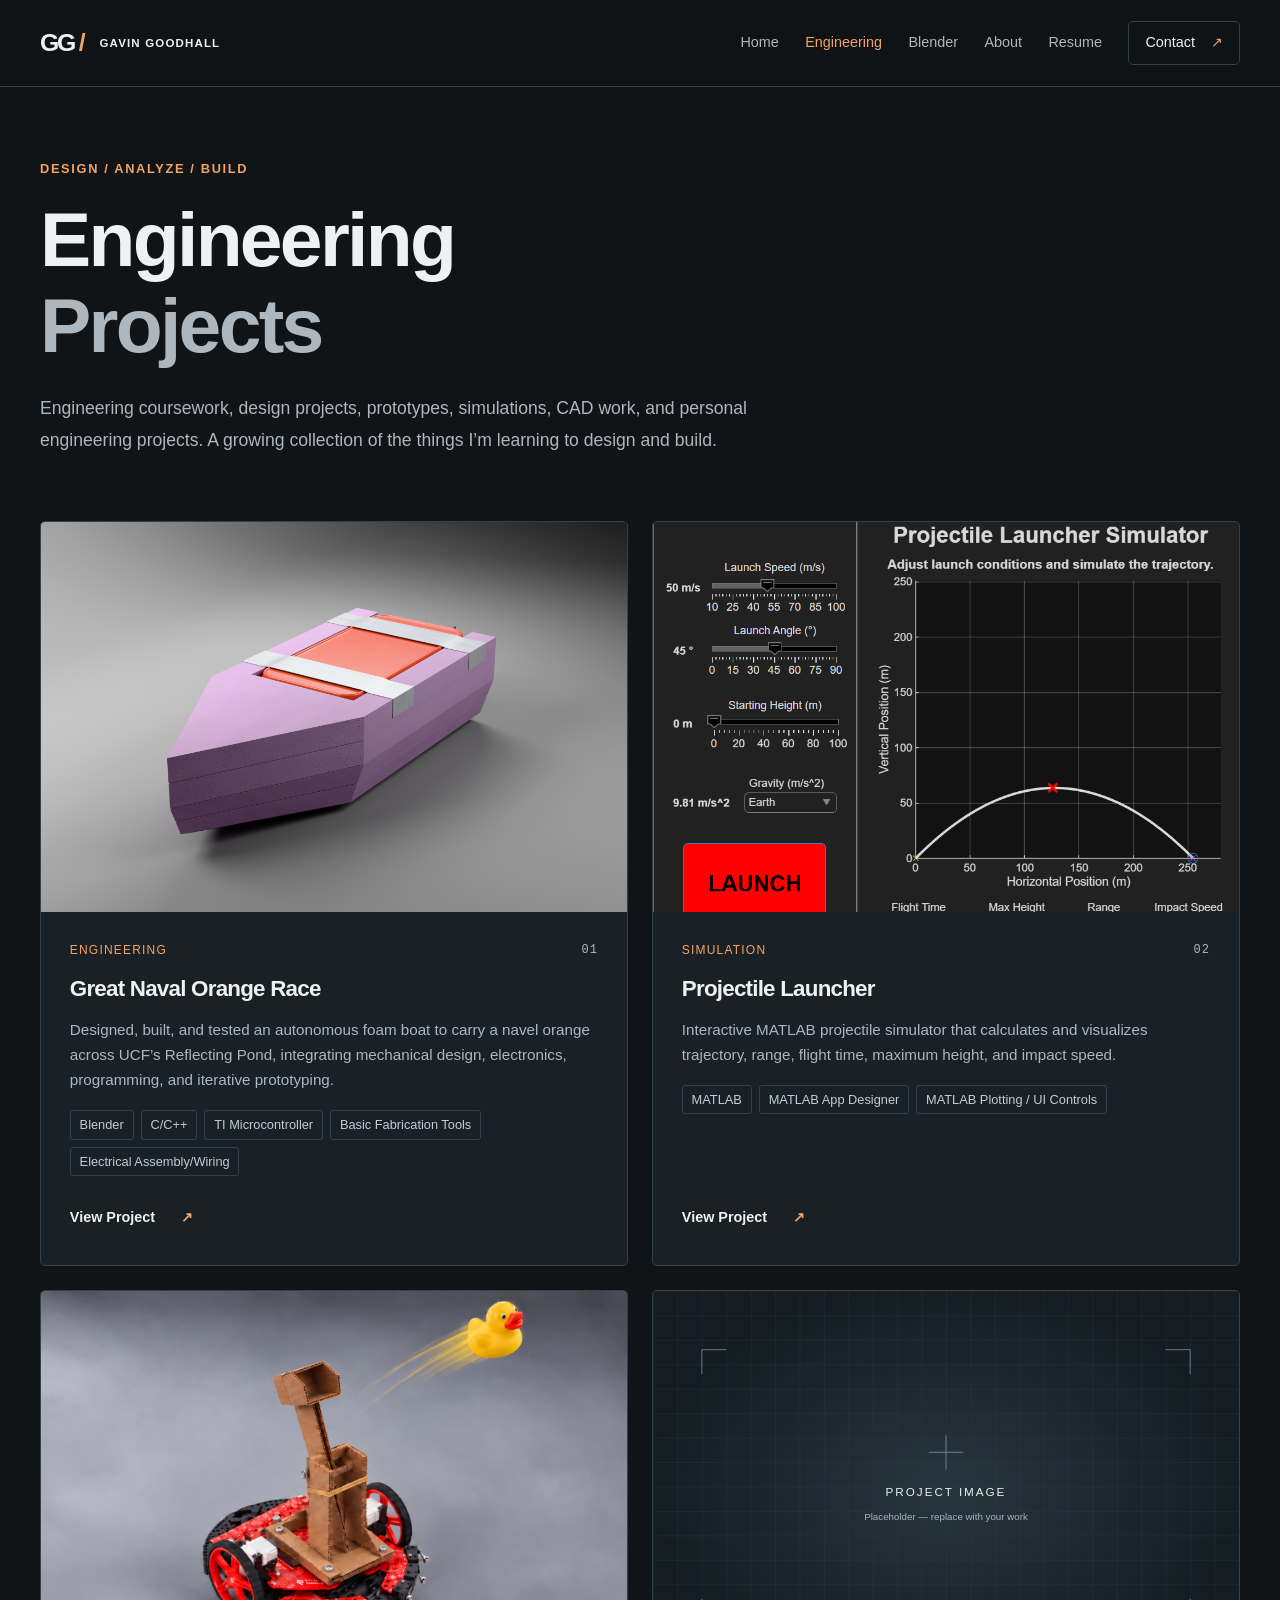
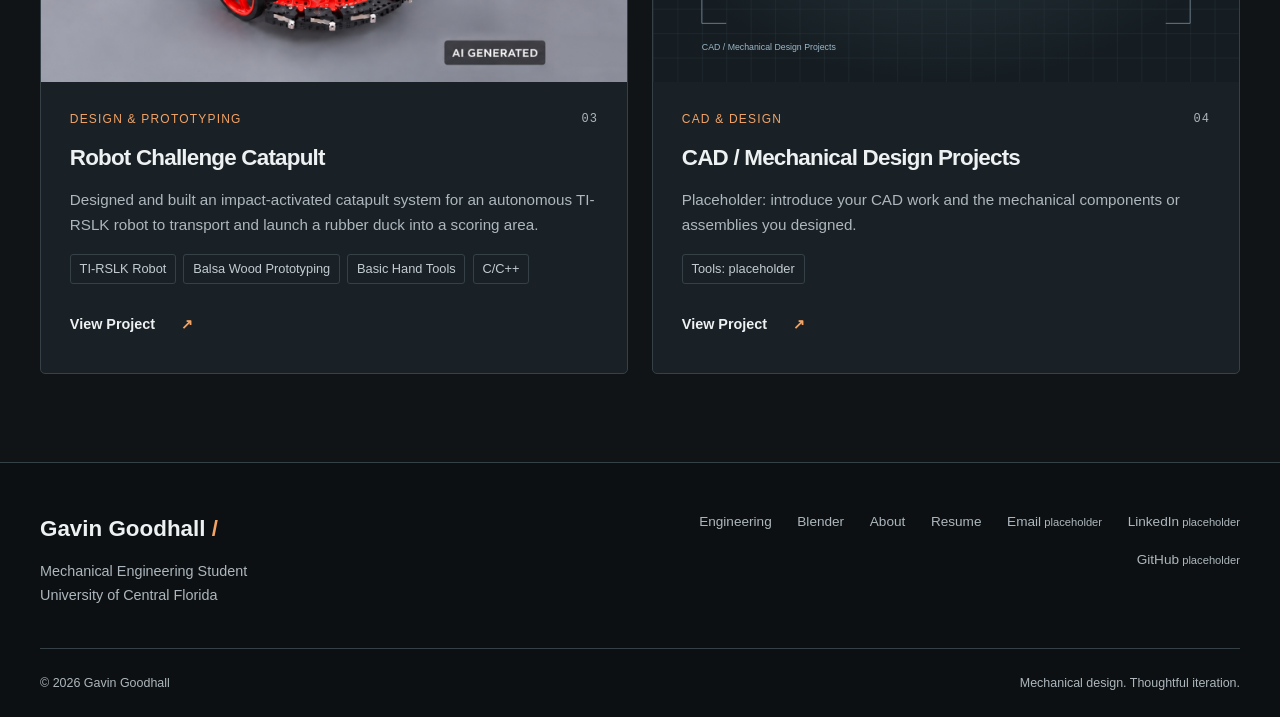
<file: engineering.html>
<!doctype html>
<html lang="en">
  <head>
    <meta charset="utf-8">
    <meta name="viewport" content="width=device-width, initial-scale=1">
    <title>Engineering Projects | Gavin Goodhall</title>
    <meta name="description" content="Mechanical engineering portfolio featuring engineering projects, CAD, prototyping, MATLAB, 3D modeling, and Blender work.">
    <meta name="theme-color" content="#101417">
    <meta property="og:type" content="website">
    <meta property="og:title" content="Engineering Projects | Gavin Goodhall">
    <meta property="og:description" content="Mechanical engineering portfolio featuring engineering projects, CAD, prototyping, MATLAB, 3D modeling, and Blender work.">
    <!-- PLACEHOLDER: after publishing, replace these examples with full public URLs and a real 1200 × 630 JPG/PNG. Keep commented until ready.
<meta property="og:url" content="https://YOUR-USERNAME.github.io/YOUR-REPOSITORY/engineering.html">
<meta property="og:image" content="https://YOUR-USERNAME.github.io/YOUR-REPOSITORY/assets/images/social-preview.jpg">
-->
    <link rel="icon" type="image/svg+xml" href="data:image/svg+xml,%3Csvg xmlns='http://www.w3.org/2000/svg' viewBox='0 0 64 64'%3E%3Crect width='64' height='64' rx='12' fill='%23101417'/%3E%3Ctext x='8' y='43' font-family='Arial' font-size='30' font-weight='bold' fill='%23f2a365'%3EGG%3C/text%3E%3C/svg%3E">
    <link rel="stylesheet" href="css/style.css">
    <script defer src="js/main.js"></script>
  </head>
  <body>
    <a class="skip-link" href="#main">Skip to content</a>
    <header class="site-header">
      <div class="container nav-wrap">
        <a class="brand" href="index.html" aria-label="Gavin Goodhall home"><span class="monogram" aria-hidden="true">GG<span> /</span></span><span class="brand-name">GAVIN GOODHALL</span></a>
        <button class="menu-toggle" type="button" aria-expanded="false" aria-controls="primary-nav">Menu <span aria-hidden="true">☰</span></button>
        <nav id="primary-nav" aria-label="Main navigation">
          <a href="index.html">Home</a>
          <a href="engineering.html" aria-current="page">Engineering</a>
          <a href="blender.html">Blender</a>
          <a href="about.html">About</a>
          <a href="assets/resume/Gavin_Goodhall_Resume.pdf" target="_blank" rel="noopener noreferrer">Resume</a>
          <a class="nav-contact" href="#contact">Contact <span aria-hidden="true">↗</span></a>
        </nav>
      </div>
    </header>
    <main id="main">
      <section class="container page-heading">
        <p class="eyebrow">
          Design / Analyze / Build
        </p>
        <h1>Engineering<br><span>Projects</span></h1>
        <p class="intro">
          Engineering coursework, design projects, prototypes, simulations, CAD work, and personal engineering projects. A growing collection of the things I’m learning to design and build.
        </p>
      </section>

      <section class="container section projects-section" aria-labelledby="engineering-work">
        <h2 id="engineering-work" class="sr-only">Engineering project collection</h2>
        <div class="project-grid engineering-grid">
          <!-- PROJECT CARD: duplicate this article to add work. -->

          <article class="project-card">
            <a class="image-link" href="projects/naval-orange-race.html" tabindex="-1" aria-hidden="true"><img src="assets/images/GNOR/gnor_boat_hero_unlabeled.png" alt="Placeholder for Great Naval Orange Race project image" width="1200" height="800" loading="lazy"></a>
            <div class="card-body">
              <div class="card-meta">
                <span>Engineering</span>
                <span>01</span>
              </div>
              <h3>Great Naval Orange Race</h3>
              <p>
                Designed, built, and tested an autonomous foam boat to carry a navel orange across UCF’s Reflecting Pond, integrating mechanical design, electronics, programming, and iterative prototyping.
              </p>
              <ul class="tags" aria-label="Tools and technologies">
                <li>Blender</li>
                <li>C/C++</li>
                <li>TI Microcontroller</li>
                <li>Basic Fabrication Tools</li>
                <li>Electrical Assembly/Wiring</li>
              </ul>
              <a class="text-link" href="projects/naval-orange-race.html">View Project<span class="sr-only">: Great Naval Orange Race</span><span aria-hidden="true">↗</span></a>
            </div>
          </article>

          <article class="project-card">
            <a class="image-link" href="projects/projectile-simulator.html" tabindex="-1" aria-hidden="true"><img src="assets/images/Projectile Launcher/hero_launcher.png" alt="Placeholder for Projectile Motion Simulator project image" width="1200" height="800" loading="lazy"></a>
            <div class="card-body">
              <div class="card-meta">
                <span>Simulation</span>
                <span>02</span>
              </div>
              <h3>Projectile Launcher</h3>
              <p>
                Interactive MATLAB projectile simulator that calculates and visualizes trajectory, range, flight time, maximum height, and impact speed.
              </p>
              <ul class="tags" aria-label="Tools and technologies">
                <li>MATLAB</li>
                <li>MATLAB App Designer</li>
                <li>MATLAB Plotting / UI Controls</li>
              </ul>
              <a class="text-link" href="projects/projectile-simulator.html">View Project<span class="sr-only">: Projectile Motion Simulator</span><span aria-hidden="true">↗</span></a>
            </div>
          </article>

          <article class="project-card">
            <a class="image-link" href="projects/robot-catapult.html" tabindex="-1" aria-hidden="true"><img src="assets/images/Catapult/catapult_hero_unlabeled.png" alt="Placeholder for Robot Challenge Catapult project image" width="1200" height="800" loading="lazy"></a>
            <div class="card-body">
              <div class="card-meta">
                <span>Design & prototyping</span>
                <span>03</span>
              </div>
              <h3>Robot Challenge Catapult</h3>
              <p>
                Designed and built an impact-activated catapult system for an autonomous TI-RSLK robot to transport and launch a rubber duck into a scoring area.
              </p>
              <ul class="tags" aria-label="Tools and technologies">
                <li>TI-RSLK Robot</li>
                <li>Balsa Wood Prototyping</li>
                <li>Basic Hand Tools</li>
                <li>C/C++</li>
              </ul>
              <a class="text-link" href="projects/robot-catapult.html">View Project<span class="sr-only">: Robot Challenge Catapult</span><span aria-hidden="true">↗</span></a>
            </div>
          </article>

          <article class="project-card">
            <a class="image-link" href="projects/cad-mechanical-design.html" tabindex="-1" aria-hidden="true"><img src="assets/images/cad-mechanical-design.svg" alt="Placeholder for CAD / Mechanical Design Projects project image" width="1200" height="800" loading="lazy"></a>
            <div class="card-body">
              <div class="card-meta">
                <span>CAD & design</span>
                <span>04</span>
              </div>
              <h3>CAD / Mechanical Design Projects</h3>
              <p>
                Placeholder: introduce your CAD work and the mechanical components or assemblies you
                designed.
              </p>
              <ul class="tags" aria-label="Tools and technologies">
                <li>Tools: placeholder</li>
              </ul>
              <a class="text-link" href="projects/cad-mechanical-design.html">View Project<span class="sr-only">: CAD / Mechanical Design Projects</span><span aria-hidden="true">↗</span></a>
            </div>
          </article>

          <!-- HIDDEN PROJECT CARD TEMPLATE (not displayed on the website)
               To add a project:
               1. Copy only the <article> through </article> below.
               2. Paste it above this comment, inside the engineering-grid div.
               3. Update the title, category, number, summary, tools, image/alt text,
                  BOTH project links, and the screen-reader project name.
               Do not copy the surrounding <template> tags; they keep this example hidden.
          -->
          <template id="engineering-card-template">
            <article class="project-card">
              <a class="image-link" href="projects/3d-printing.html" tabindex="-1" aria-hidden="true"><img src="assets/images/3d-printing.svg" alt="Placeholder for project image" width="1200" height="800" loading="lazy"></a>
              <div class="card-body">
                <div class="card-meta">
                  <span>Placeholde</span>
                  <span>##</span>
                </div>
                <h3>Placeholder</h3>
                <p>
                  Placeholder: short overview.
                </p>
                <ul class="tags" aria-label="Tools and technologies">
                  <li>Tools: placeholder</li>
                </ul>
                <a class="text-link" href="projects/3d-printing.html">View Project<span class="sr-only">: placeholder</span><span aria-hidden="true">↗</span></a>
              </div>
            </article>
          </template>

        </div>
      </section>
    </main>
    <footer id="contact" class="site-footer">
      <div class="container">
        <div class="footer-top">
          <div>
            <a class="footer-name" href="index.html">Gavin Goodhall<span> /</span></a>
            <p>
              Mechanical Engineering Student<br>University of Central Florida
            </p>
          </div>
          <div class="footer-links">
            <a href="engineering.html">Engineering</a>
            <a href="blender.html">Blender</a>
            <a href="about.html">About</a>
            <a href="assets/resume/Gavin_Goodhall_Resume.pdf" target="_blank" rel="noopener noreferrer">Resume</a>
            <a class="" href="mailto:your-email@example.com" data-placeholder="Email" aria-label="Email (placeholder)">Email<span class="placeholder-marker"> placeholder</span></a>
            <a class="" href="https://www.linkedin.com/in/YOUR-PROFILE/" data-placeholder="LinkedIn" aria-label="LinkedIn (placeholder)">LinkedIn<span class="placeholder-marker"> placeholder</span></a>
            <a class="" href="https://github.com/YOUR-USERNAME" data-placeholder="GitHub" aria-label="GitHub (placeholder)">GitHub<span class="placeholder-marker"> placeholder</span></a>
          </div>
        </div>
        <div class="footer-bottom">
          <span>© <span data-year>2026</span> Gavin Goodhall</span>
          <span>Mechanical design. Thoughtful iteration.</span>
        </div>
      </div>
    </footer>
    <dialog id="placeholder-dialog" class="notice-dialog" aria-labelledby="notice-title">
      <button class="dialog-close" type="button" data-close aria-label="Close placeholder notice">Close ×</button>
      <p class="eyebrow">
        Portfolio in progress
      </p>
      <h2 id="notice-title">Contact link coming soon</h2>
      <p id="notice-copy">
        This is a placeholder link. Gavin’s contact information has not been added yet.
      </p>
    </dialog>
  </body>
</html>
</file>
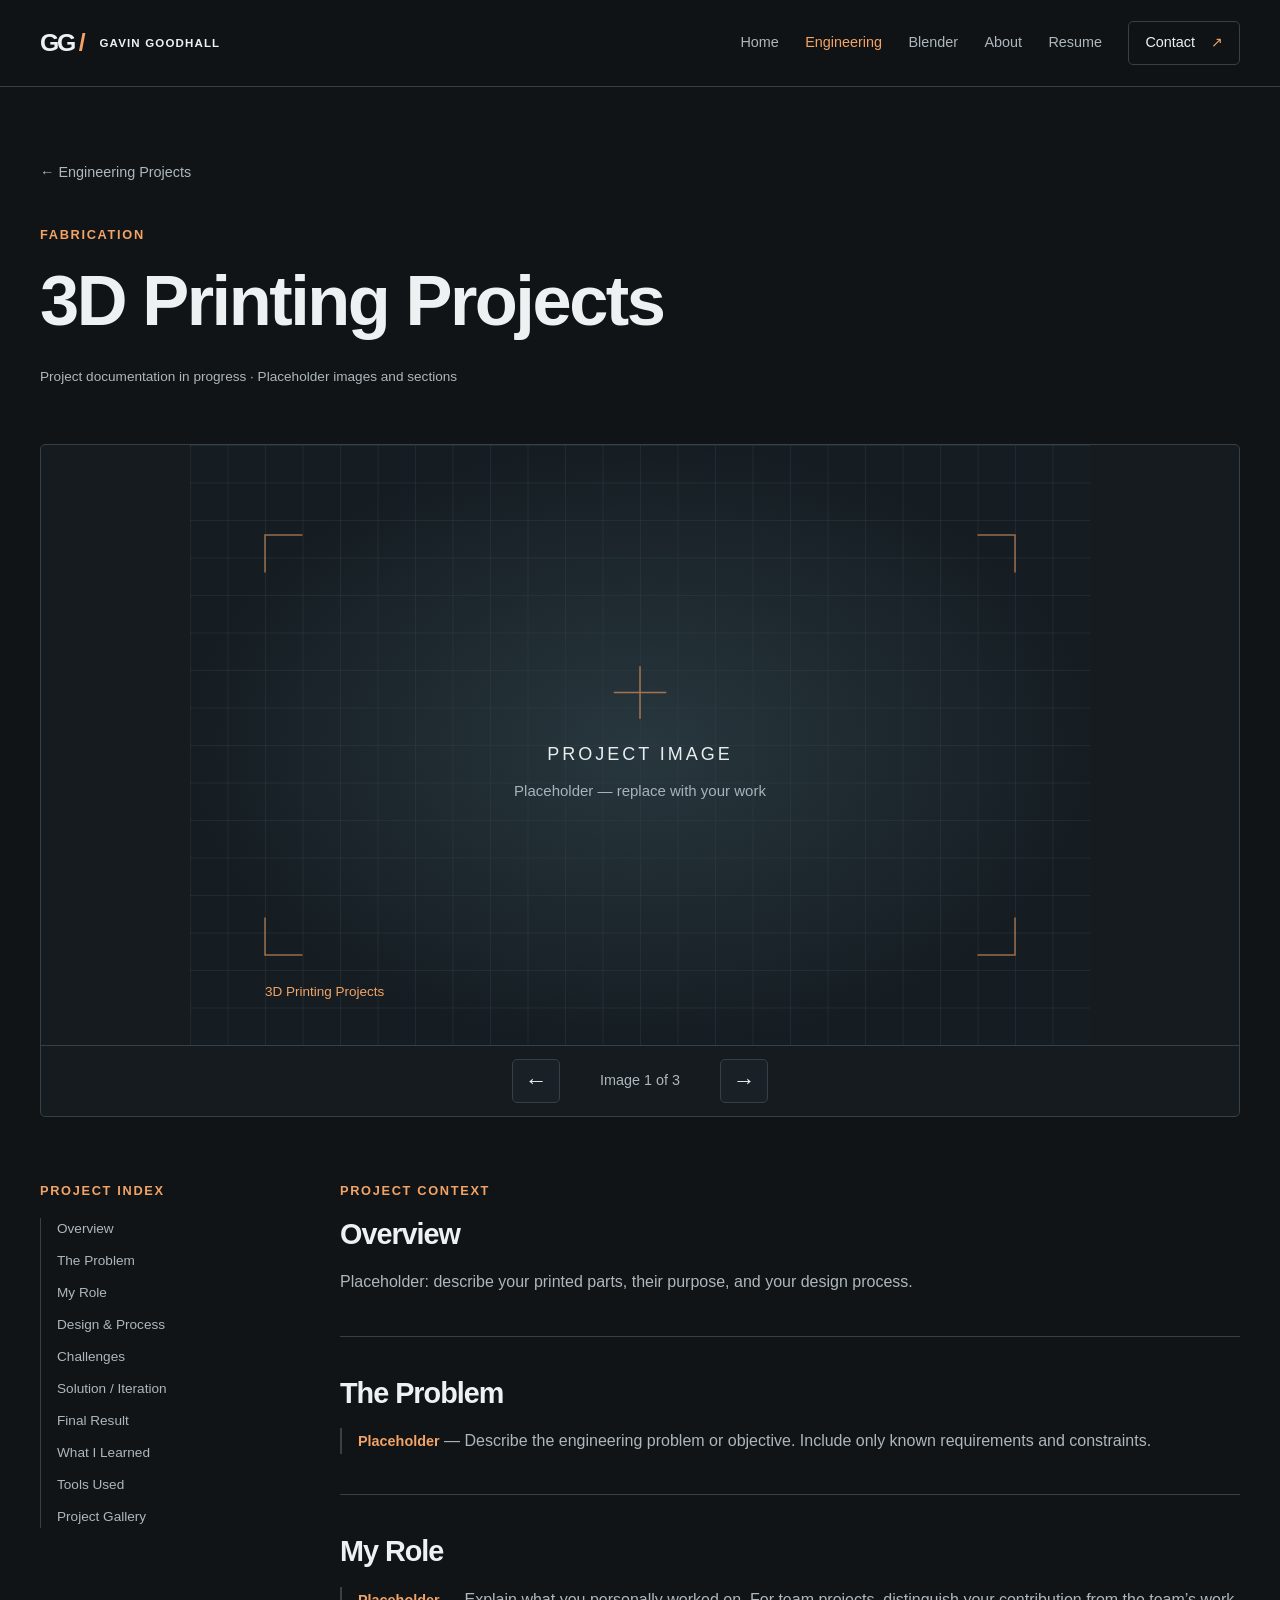
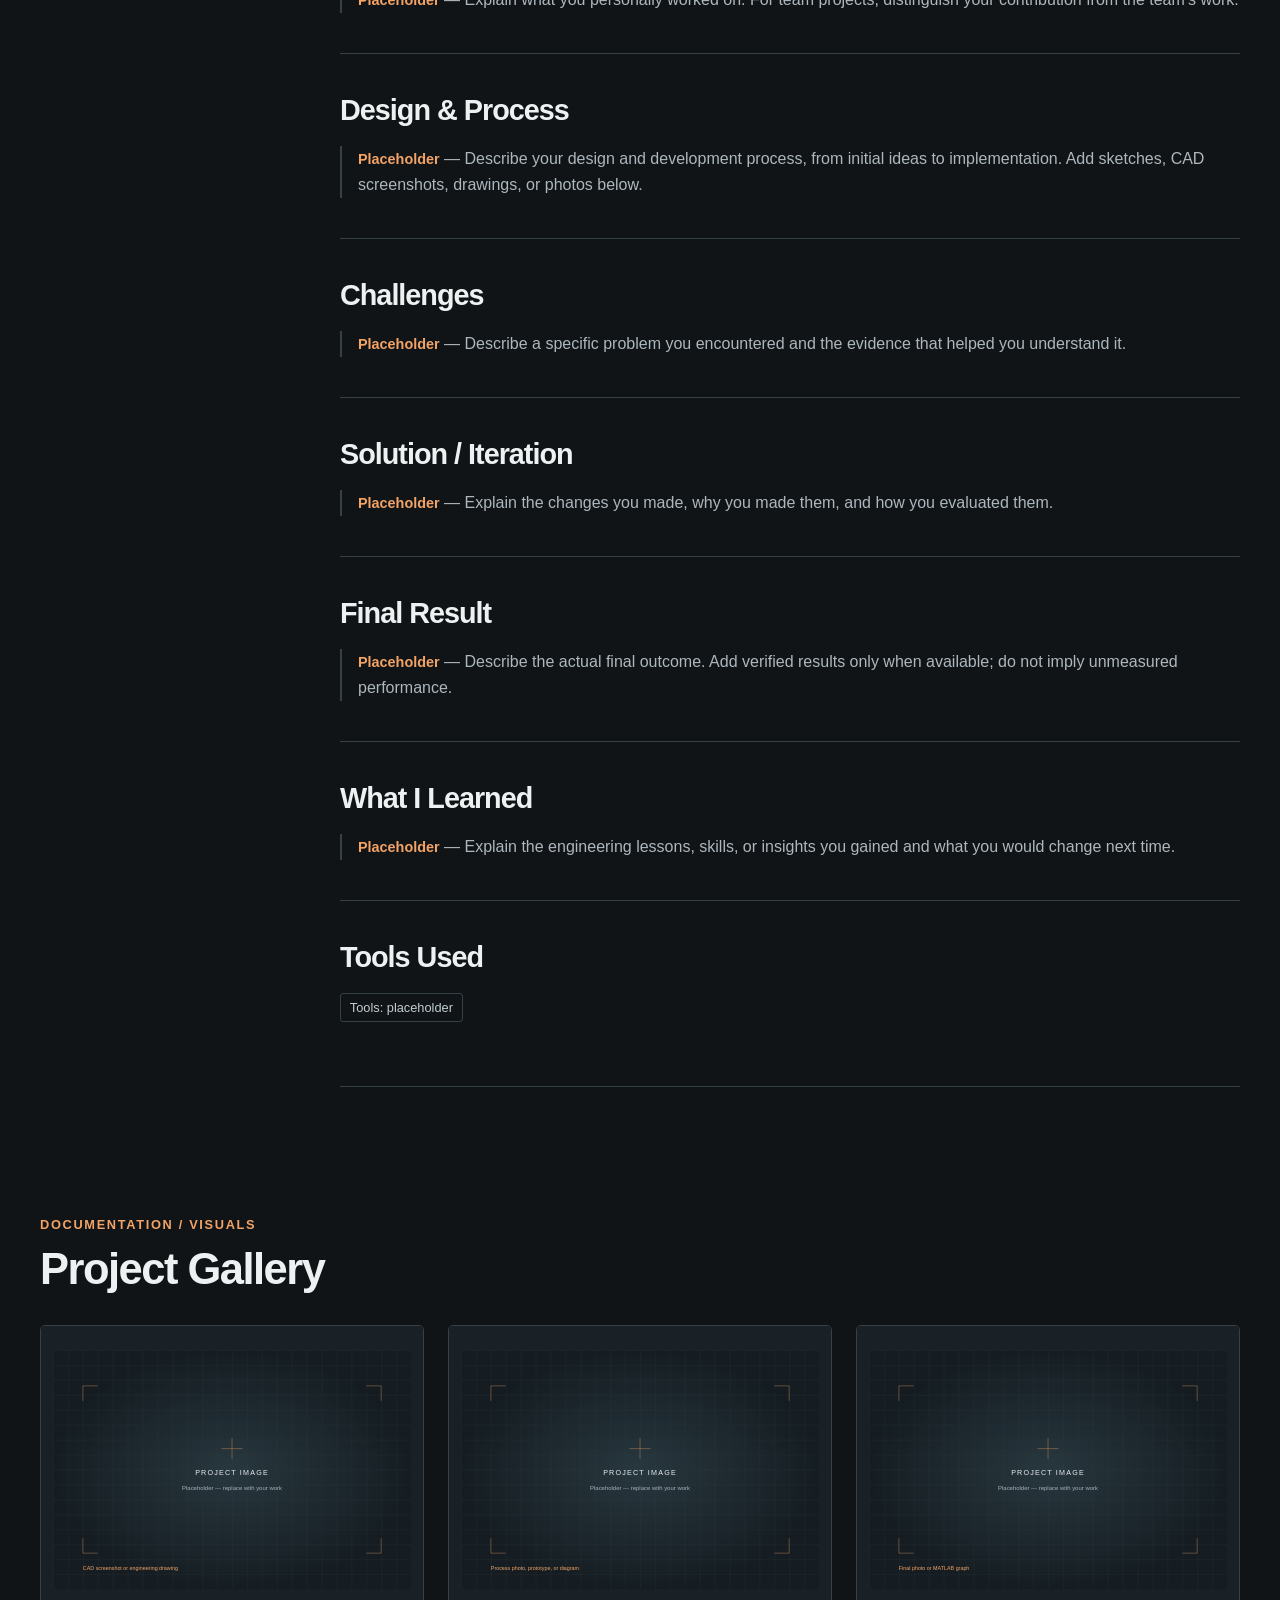
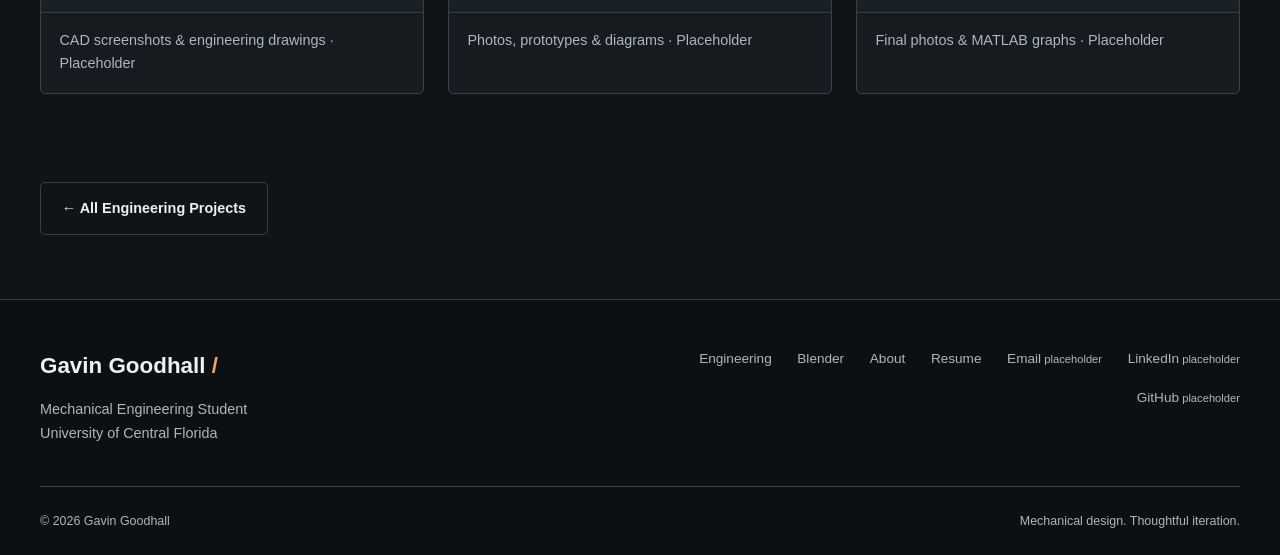
<file: projects/3d-printing.html>
<!doctype html>
<html lang="en">
  <head>
    <meta charset="utf-8">
    <meta name="viewport" content="width=device-width, initial-scale=1">
    <title>3D Printing Projects | Gavin Goodhall</title>
    <meta name="description" content="Mechanical engineering portfolio featuring engineering projects, CAD, prototyping, MATLAB, 3D modeling, and Blender work.">
    <meta name="theme-color" content="#101417">
    <meta property="og:type" content="website">
    <meta property="og:title" content="3D Printing Projects | Gavin Goodhall">
    <meta property="og:description" content="Mechanical engineering portfolio featuring engineering projects, CAD, prototyping, MATLAB, 3D modeling, and Blender work.">
    <!-- PLACEHOLDER: after publishing, replace these examples with full public URLs and a real 1200 × 630 JPG/PNG. Keep commented until ready.
<meta property="og:url" content="https://YOUR-USERNAME.github.io/YOUR-REPOSITORY/projects/3d-printing.html">
<meta property="og:image" content="https://YOUR-USERNAME.github.io/YOUR-REPOSITORY/assets/images/social-preview.jpg">
-->
    <link rel="icon" type="image/svg+xml" href="data:image/svg+xml,%3Csvg xmlns='http://www.w3.org/2000/svg' viewBox='0 0 64 64'%3E%3Crect width='64' height='64' rx='12' fill='%23101417'/%3E%3Ctext x='8' y='43' font-family='Arial' font-size='30' font-weight='bold' fill='%23f2a365'%3EGG%3C/text%3E%3C/svg%3E">
    <link rel="stylesheet" href="../css/style.css">
    <script defer src="../js/main.js"></script>
  </head>
  <body>
    <a class="skip-link" href="#main">Skip to content</a>
    <header class="site-header">
      <div class="container nav-wrap">
        <a class="brand" href="../index.html" aria-label="Gavin Goodhall home"><span class="monogram" aria-hidden="true">GG<span> /</span></span><span class="brand-name">GAVIN GOODHALL</span></a>
        <button class="menu-toggle" type="button" aria-expanded="false" aria-controls="primary-nav">Menu <span aria-hidden="true">☰</span></button>
        <nav id="primary-nav" aria-label="Main navigation">
          <a href="../index.html">Home</a>
          <a href="../engineering.html" aria-current="page">Engineering</a>
          <a href="../blender.html">Blender</a>
          <a href="../about.html">About</a>
          <a href="../assets/resume/Gavin_Goodhall_Resume.pdf" target="_blank" rel="noopener noreferrer">Resume</a>
          <a class="nav-contact" href="#contact">Contact <span aria-hidden="true">↗</span></a>
        </nav>
      </div>
    </header>
    <main id="main">
      <section class="container page-heading project-heading">
        <a class="back-link" href="../engineering.html">← Engineering Projects</a>
        <p class="eyebrow">
          Fabrication
        </p>
        <h1>3D Printing Projects</h1>
        <p class="content-note">
          Project documentation in progress · Placeholder images and sections
        </p>
      </section>
      <div class="container">
        <!-- MAIN PROJECT SLIDER: replace the three image src/alt values below.
     Keep all three slides; the shared JavaScript adds seamless loop copies. -->

        <section class="project-carousel" role="region" aria-roledescription="carousel" aria-label="Main project images">
          <div class="project-carousel-viewport">
            <div class="project-carousel-track">
              <div class="project-carousel-slide" role="group" aria-roledescription="slide" aria-label="1 of 3">
                <img src="../assets/images/3d-printing.svg" alt="Placeholder for 3D Printing Projects main project image" width="1200" height="800">
              </div>
              <div class="project-carousel-slide" role="group" aria-roledescription="slide" aria-label="2 of 3">
                <img src="../assets/images/3d-printing-view-2.svg" alt="Placeholder for 3D Printing Projects — view 2" width="1200" height="800" loading="lazy">
              </div>
              <div class="project-carousel-slide" role="group" aria-roledescription="slide" aria-label="3 of 3">
                <img src="../assets/images/3d-printing-view-3.svg" alt="Placeholder for 3D Printing Projects — view 3" width="1200" height="800" loading="lazy">
              </div>
            </div>
          </div>
          <div class="project-carousel-controls" hidden>
            <button class="carousel-arrow" type="button" data-direction="-1" aria-label="Previous project image"><span aria-hidden="true">←</span></button>
            <span class="carousel-status" role="status" aria-live="polite" aria-atomic="true">Image 1 of 3</span>
            <button class="carousel-arrow" type="button" data-direction="1" aria-label="Next project image"><span aria-hidden="true">→</span></button>
          </div>
        </section>
      </div>
      <div class="container project-detail">
        <aside class="project-aside">
          <p class="eyebrow">
            Project index
          </p>
          <nav aria-label="Project sections">
            <a href="#overview">Overview</a>
            <a href="#section-0">The Problem</a>
            <a href="#section-1">My Role</a>
            <a href="#section-2">Design & Process</a>
            <a href="#section-3">Challenges</a>
            <a href="#section-4">Solution / Iteration</a>
            <a href="#section-5">Final Result</a>
            <a href="#section-6">What I Learned</a>
            <a href="#tools">Tools Used</a>
            <a href="#gallery">Project Gallery</a>
          </nav>
        </aside>
        <div class="project-story">
          <section id="overview">
            <p class="eyebrow">
              Project context
            </p>
            <h2>Overview</h2>
            <p>
              Placeholder: describe your printed parts, their purpose, and your design process.
            </p>
          </section>
          <!-- Replace the placeholder with your own verified project details. -->

          <section id="section-0">
            <h2>The Problem</h2>
            <div class="placeholder-text">
              <p>
                <strong>Placeholder</strong> — Describe the engineering problem or objective. Include only known requirements and constraints.
              </p>
            </div>
          </section>
          <!-- Replace the placeholder with your own verified project details. -->

          <section id="section-1">
            <h2>My Role</h2>
            <div class="placeholder-text">
              <p>
                <strong>Placeholder</strong> — Explain what you personally worked on. For team projects, distinguish your contribution from the team’s work.
              </p>
            </div>
          </section>
          <!-- Replace the placeholder with your own verified project details. -->

          <section id="section-2">
            <h2>Design & Process</h2>
            <div class="placeholder-text">
              <p>
                <strong>Placeholder</strong> — Describe your design and development process, from initial ideas to implementation. Add sketches, CAD screenshots, drawings, or photos below.
              </p>
            </div>
          </section>
          <!-- Replace the placeholder with your own verified project details. -->

          <section id="section-3">
            <h2>Challenges</h2>
            <div class="placeholder-text">
              <p>
                <strong>Placeholder</strong> — Describe a specific problem you encountered and the evidence that helped you understand it.
              </p>
            </div>
          </section>
          <!-- Replace the placeholder with your own verified project details. -->

          <section id="section-4">
            <h2>Solution / Iteration</h2>
            <div class="placeholder-text">
              <p>
                <strong>Placeholder</strong> — Explain the changes you made, why you made them, and how you evaluated them.
              </p>
            </div>
          </section>
          <!-- Replace the placeholder with your own verified project details. -->

          <section id="section-5">
            <h2>Final Result</h2>
            <div class="placeholder-text">
              <p>
                <strong>Placeholder</strong> — Describe the actual final outcome. Add verified results only when available; do not imply unmeasured performance.
              </p>
            </div>
          </section>
          <!-- Replace the placeholder with your own verified project details. -->

          <section id="section-6">
            <h2>What I Learned</h2>
            <div class="placeholder-text">
              <p>
                <strong>Placeholder</strong> — Explain the engineering lessons, skills, or insights you gained and what you would change next time.
              </p>
            </div>
          </section>

          <section id="tools">
            <h2>Tools Used</h2>
            <ul class="tags" aria-label="Tools and technologies">
              <li>Tools: placeholder</li>
            </ul>
          </section>
        </div>
      </div>

      <section id="gallery" class="container section">
        <div class="section-heading">
          <div>
            <p class="eyebrow">
              Documentation / Visuals
            </p>
            <h2>Project Gallery</h2>
          </div>
        </div>
        <!-- Use gallery-fit-cover for photos; gallery-fit-contain keeps the whole image visible. -->
        <div class="detail-gallery engineering-gallery">
          <figure>
            <a class="engineering-gallery-frame gallery-fit-contain" href="../assets/images/detail-cad.svg" data-gallery-image target="_blank" rel="noopener noreferrer" aria-label="View larger: Placeholder for CAD screenshots &amp; engineering drawings">
              <img src="../assets/images/detail-cad.svg" alt="Placeholder for CAD screenshots & engineering drawings" width="1200" height="800" loading="lazy">
            </a>
            <figcaption>CAD screenshots & engineering drawings <span>· Placeholder</span></figcaption>
          </figure>
          <figure>
            <a class="engineering-gallery-frame gallery-fit-contain" href="../assets/images/detail-process.svg" data-gallery-image target="_blank" rel="noopener noreferrer" aria-label="View larger: Placeholder for Photos, prototypes &amp; diagrams">
              <img src="../assets/images/detail-process.svg" alt="Placeholder for Photos, prototypes & diagrams" width="1200" height="800" loading="lazy">
            </a>
            <figcaption>Photos, prototypes & diagrams <span>· Placeholder</span></figcaption>
          </figure>
          <figure>
            <a class="engineering-gallery-frame gallery-fit-contain" href="../assets/images/detail-result.svg" data-gallery-image target="_blank" rel="noopener noreferrer" aria-label="View larger: Placeholder for Final photos &amp; MATLAB graphs">
              <img src="../assets/images/detail-result.svg" alt="Placeholder for Final photos & MATLAB graphs" width="1200" height="800" loading="lazy">
            </a>
            <figcaption>Final photos & MATLAB graphs <span>· Placeholder</span></figcaption>
          </figure>
        </div>
      </section>
      <div class="container bottom-back">
        <a class="button" href="../engineering.html">← All Engineering Projects</a>
      </div>
    </main>
    <footer id="contact" class="site-footer">
      <div class="container">
        <div class="footer-top">
          <div>
            <a class="footer-name" href="../index.html">Gavin Goodhall<span> /</span></a>
            <p>
              Mechanical Engineering Student<br>University of Central Florida
            </p>
          </div>
          <div class="footer-links">
            <a href="../engineering.html">Engineering</a>
            <a href="../blender.html">Blender</a>
            <a href="../about.html">About</a>
            <a href="../assets/resume/Gavin_Goodhall_Resume.pdf" target="_blank" rel="noopener noreferrer">Resume</a>
            <a class="" href="mailto:your-email@example.com" data-placeholder="Email" aria-label="Email (placeholder)">Email<span class="placeholder-marker"> placeholder</span></a>
            <a class="" href="https://www.linkedin.com/in/YOUR-PROFILE/" data-placeholder="LinkedIn" aria-label="LinkedIn (placeholder)">LinkedIn<span class="placeholder-marker"> placeholder</span></a>
            <a class="" href="https://github.com/YOUR-USERNAME" data-placeholder="GitHub" aria-label="GitHub (placeholder)">GitHub<span class="placeholder-marker"> placeholder</span></a>
          </div>
        </div>
        <div class="footer-bottom">
          <span>© <span data-year>2026</span> Gavin Goodhall</span>
          <span>Mechanical design. Thoughtful iteration.</span>
        </div>
      </div>
    </footer>
    <dialog id="placeholder-dialog" class="notice-dialog" aria-labelledby="notice-title">
      <button class="dialog-close" type="button" data-close aria-label="Close placeholder notice">Close ×</button>
      <p class="eyebrow">
        Portfolio in progress
      </p>
      <h2 id="notice-title">Contact link coming soon</h2>
      <p id="notice-copy">
        This is a placeholder link. Gavin’s contact information has not been added yet.
      </p>
    </dialog>
  
    <!-- Full-image viewer; the shared script copies the selected image and caption. -->
    <dialog id="engineering-lightbox" class="engineering-lightbox" aria-labelledby="engineering-lightbox-title" aria-describedby="engineering-lightbox-caption">
      <div class="dialog-header">
        <h2 id="engineering-lightbox-title">Project image</h2>
        <button class="dialog-close" type="button" data-close aria-label="Close enlarged project image">Close ×</button>
      </div>
      <figure>
        <img class="engineering-lightbox-image" alt="">
        <figcaption id="engineering-lightbox-caption"></figcaption>
      </figure>
    </dialog>
  </body>
</html>
</file>
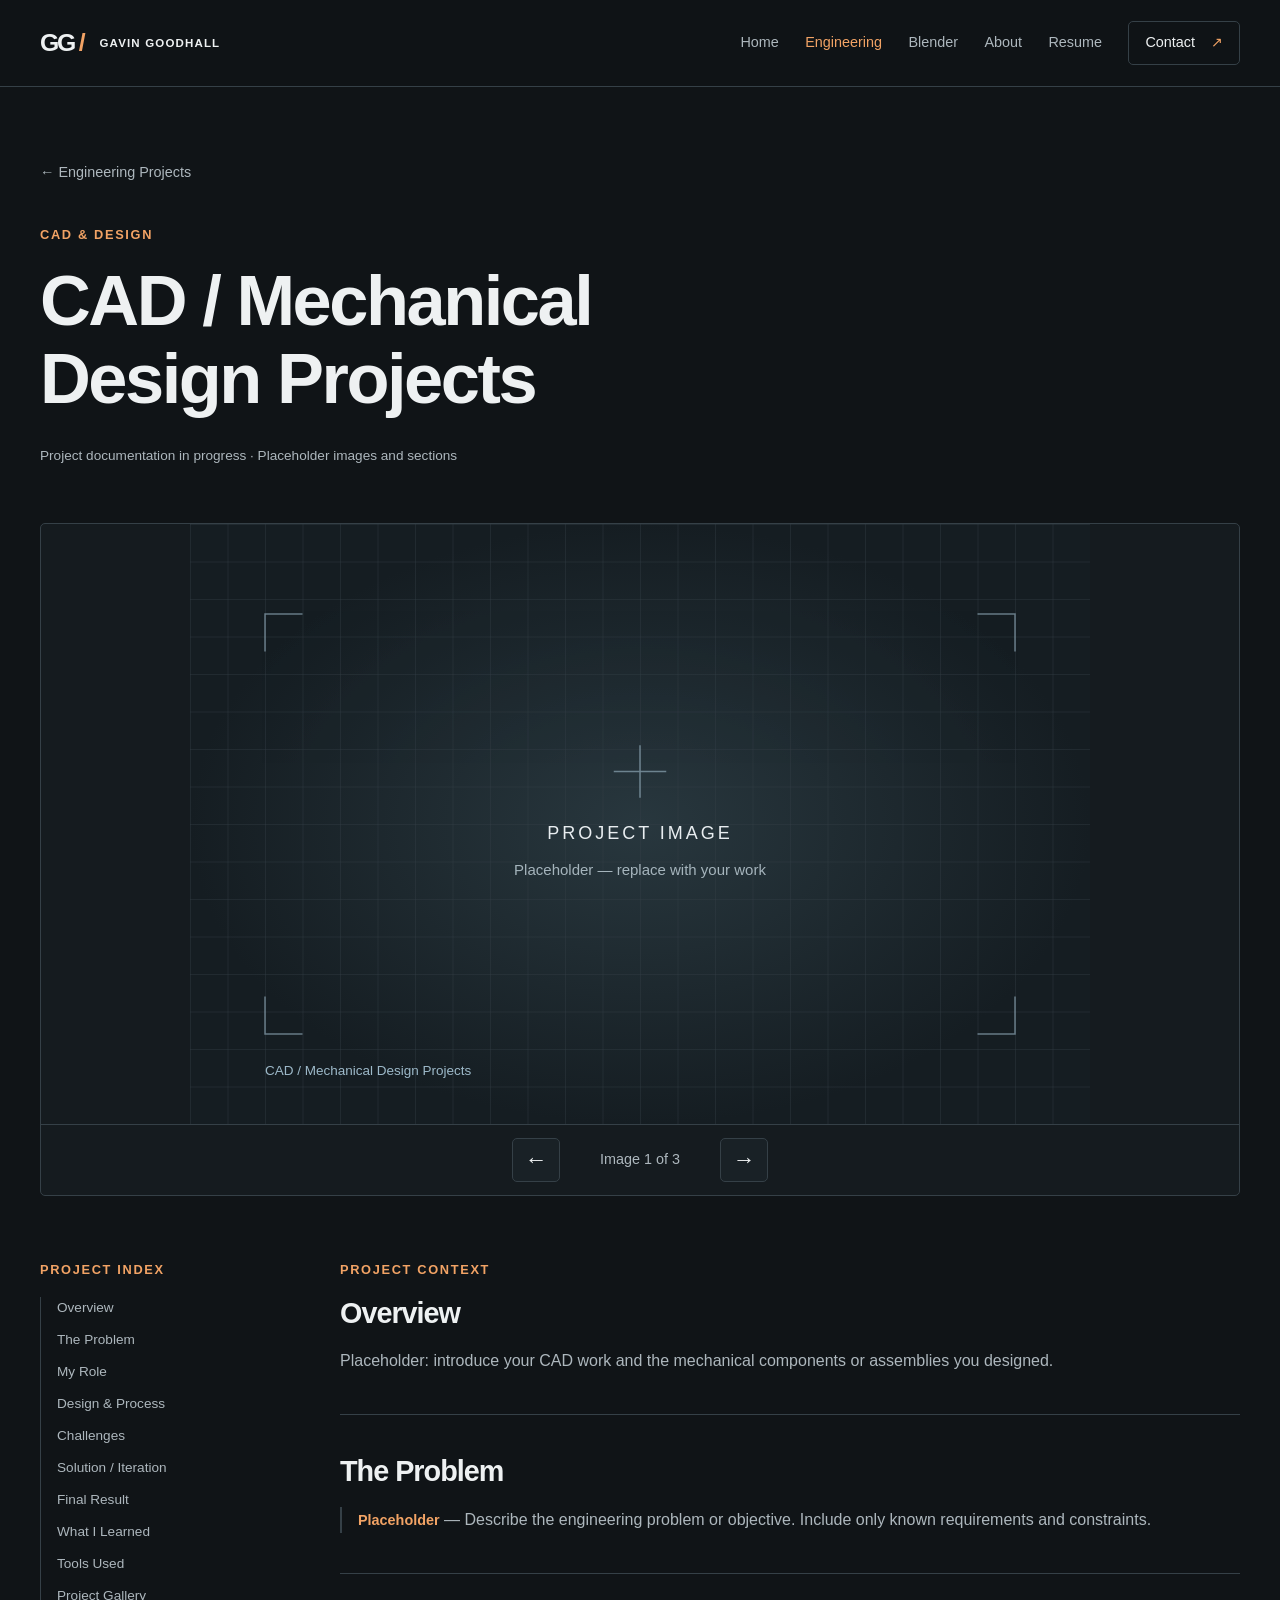
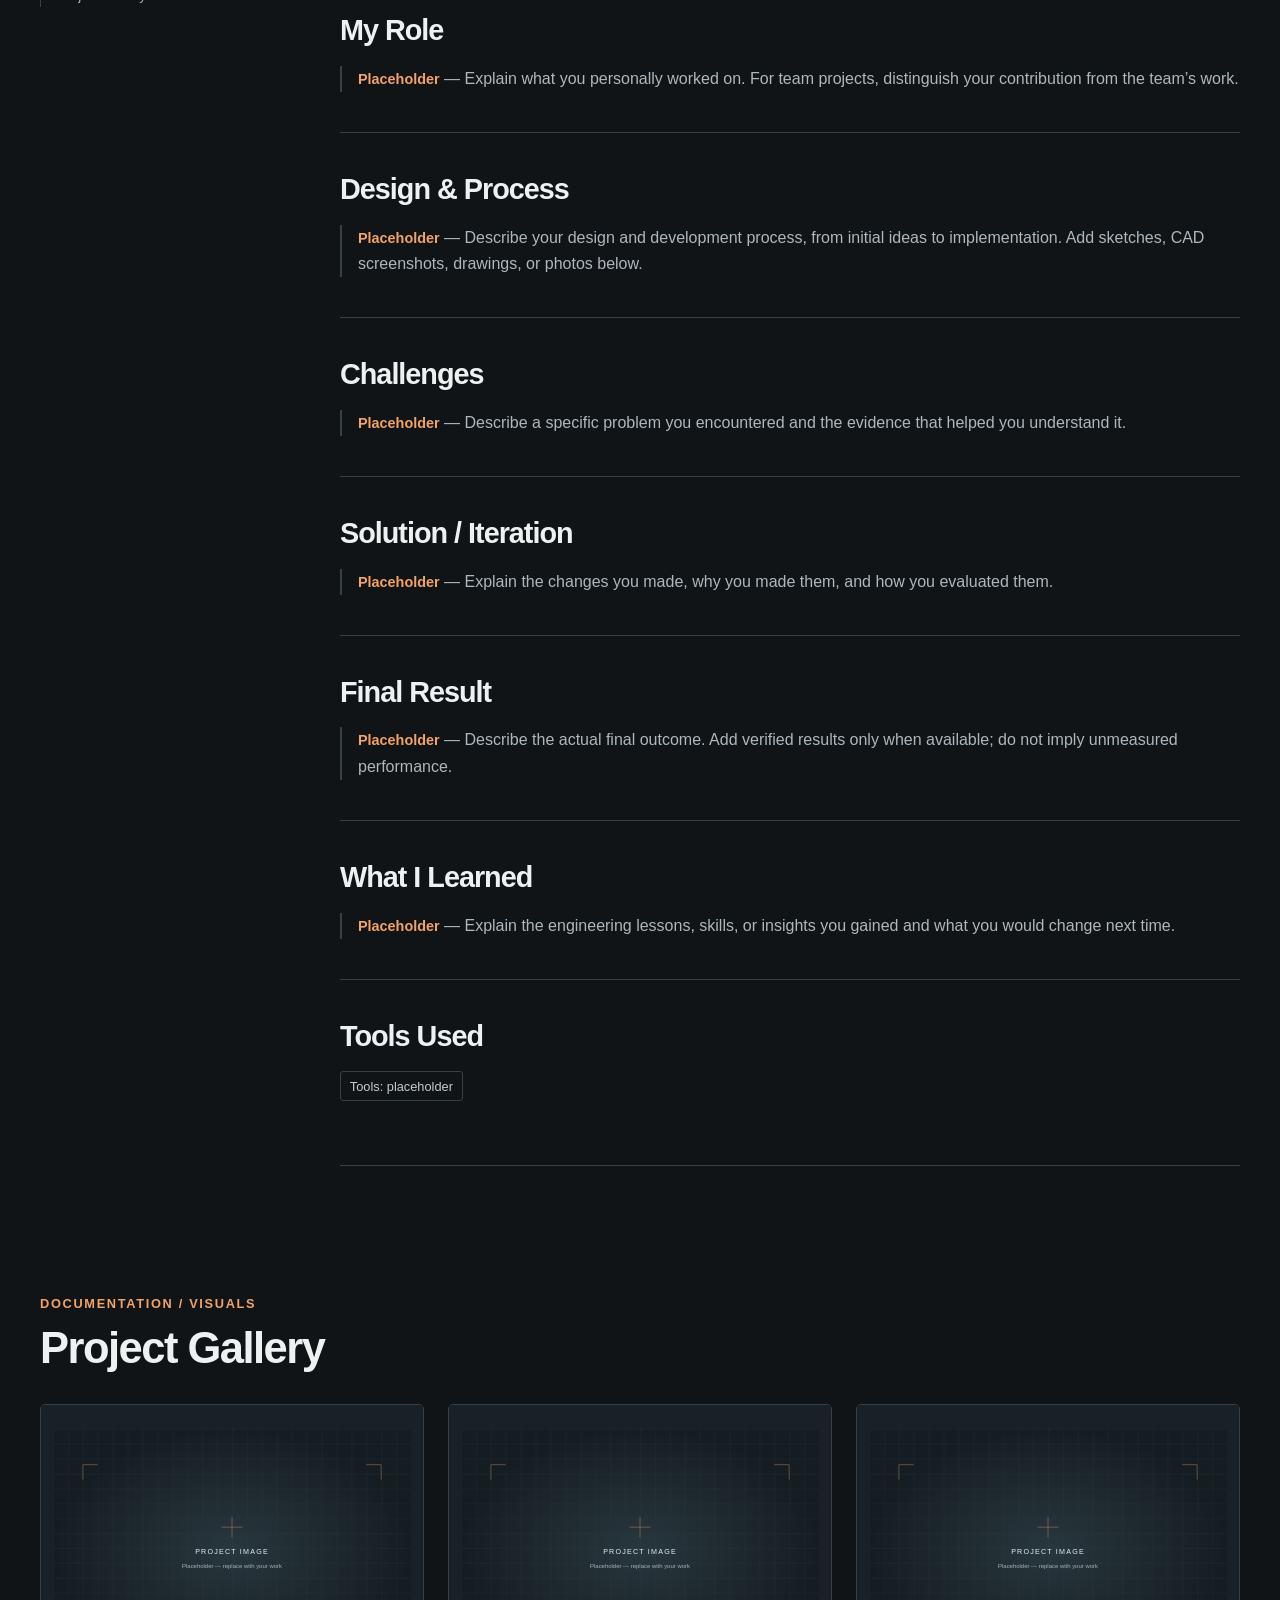
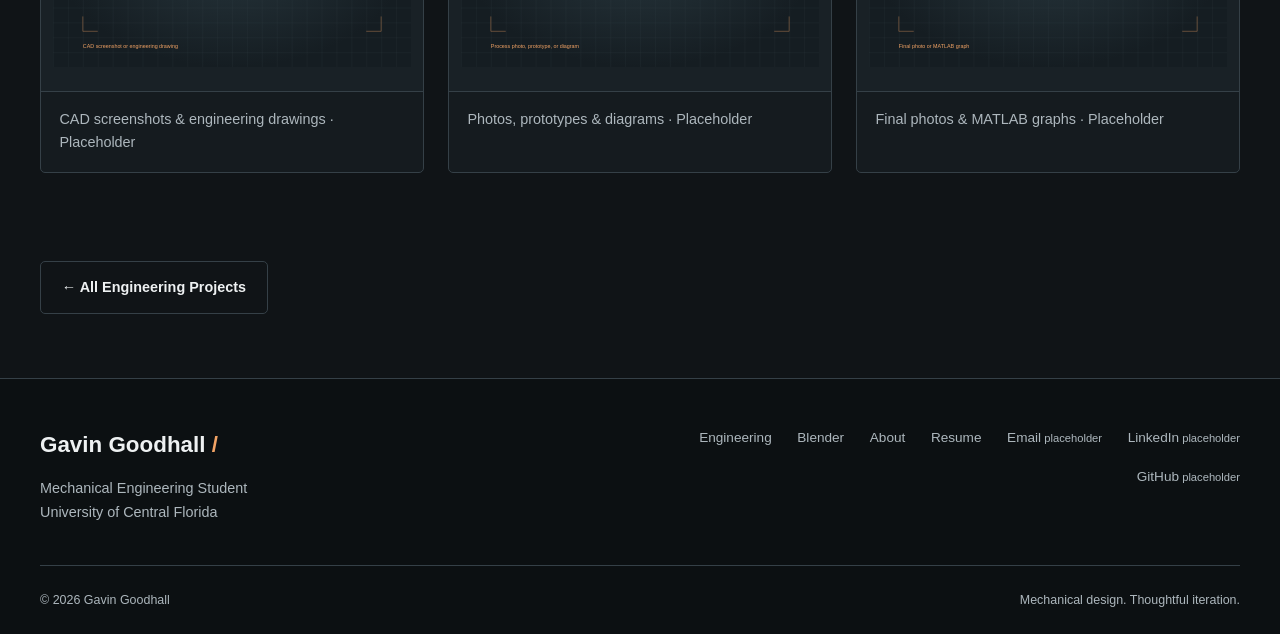
<file: projects/cad-mechanical-design.html>
<!doctype html>
<html lang="en">
  <head>
    <meta charset="utf-8">
    <meta name="viewport" content="width=device-width, initial-scale=1">
    <title>CAD / Mechanical Design Projects | Gavin Goodhall</title>
    <meta name="description" content="Mechanical engineering portfolio featuring engineering projects, CAD, prototyping, MATLAB, 3D modeling, and Blender work.">
    <meta name="theme-color" content="#101417">
    <meta property="og:type" content="website">
    <meta property="og:title" content="CAD / Mechanical Design Projects | Gavin Goodhall">
    <meta property="og:description" content="Mechanical engineering portfolio featuring engineering projects, CAD, prototyping, MATLAB, 3D modeling, and Blender work.">
    <!-- PLACEHOLDER: after publishing, replace these examples with full public URLs and a real 1200 × 630 JPG/PNG. Keep commented until ready.
<meta property="og:url" content="https://YOUR-USERNAME.github.io/YOUR-REPOSITORY/projects/cad-mechanical-design.html">
<meta property="og:image" content="https://YOUR-USERNAME.github.io/YOUR-REPOSITORY/assets/images/social-preview.jpg">
-->
    <link rel="icon" type="image/svg+xml" href="data:image/svg+xml,%3Csvg xmlns='http://www.w3.org/2000/svg' viewBox='0 0 64 64'%3E%3Crect width='64' height='64' rx='12' fill='%23101417'/%3E%3Ctext x='8' y='43' font-family='Arial' font-size='30' font-weight='bold' fill='%23f2a365'%3EGG%3C/text%3E%3C/svg%3E">
    <link rel="stylesheet" href="../css/style.css">
    <script defer src="../js/main.js"></script>
  </head>
  <body>
    <a class="skip-link" href="#main">Skip to content</a>
    <header class="site-header">
      <div class="container nav-wrap">
        <a class="brand" href="../index.html" aria-label="Gavin Goodhall home"><span class="monogram" aria-hidden="true">GG<span> /</span></span><span class="brand-name">GAVIN GOODHALL</span></a>
        <button class="menu-toggle" type="button" aria-expanded="false" aria-controls="primary-nav">Menu <span aria-hidden="true">☰</span></button>
        <nav id="primary-nav" aria-label="Main navigation">
          <a href="../index.html">Home</a>
          <a href="../engineering.html" aria-current="page">Engineering</a>
          <a href="../blender.html">Blender</a>
          <a href="../about.html">About</a>
          <a href="../assets/resume/Gavin_Goodhall_Resume.pdf" target="_blank" rel="noopener noreferrer">Resume</a>
          <a class="nav-contact" href="#contact">Contact <span aria-hidden="true">↗</span></a>
        </nav>
      </div>
    </header>
    <main id="main">
      <section class="container page-heading project-heading">
        <a class="back-link" href="../engineering.html">← Engineering Projects</a>
        <p class="eyebrow">
          CAD & design
        </p>
        <h1>CAD / Mechanical Design Projects</h1>
        <p class="content-note">
          Project documentation in progress · Placeholder images and sections
        </p>
      </section>
      <div class="container">
        <!-- MAIN PROJECT SLIDER: replace the three image src/alt values below.
     Keep all three slides; the shared JavaScript adds seamless loop copies. -->

        <section class="project-carousel" role="region" aria-roledescription="carousel" aria-label="Main project images">
          <div class="project-carousel-viewport">
            <div class="project-carousel-track">
              <div class="project-carousel-slide" role="group" aria-roledescription="slide" aria-label="1 of 3">
                <img src="../assets/images/cad-mechanical-design.svg" alt="Placeholder for CAD / Mechanical Design Projects main project image" width="1200" height="800">
              </div>
              <div class="project-carousel-slide" role="group" aria-roledescription="slide" aria-label="2 of 3">
                <img src="../assets/images/cad-mechanical-design-view-2.svg" alt="Placeholder for CAD / Mechanical Design Projects — view 2" width="1200" height="800" loading="lazy">
              </div>
              <div class="project-carousel-slide" role="group" aria-roledescription="slide" aria-label="3 of 3">
                <img src="../assets/images/cad-mechanical-design-view-3.svg" alt="Placeholder for CAD / Mechanical Design Projects — view 3" width="1200" height="800" loading="lazy">
              </div>
            </div>
          </div>
          <div class="project-carousel-controls" hidden>
            <button class="carousel-arrow" type="button" data-direction="-1" aria-label="Previous project image"><span aria-hidden="true">←</span></button>
            <span class="carousel-status" role="status" aria-live="polite" aria-atomic="true">Image 1 of 3</span>
            <button class="carousel-arrow" type="button" data-direction="1" aria-label="Next project image"><span aria-hidden="true">→</span></button>
          </div>
        </section>
      </div>
      <div class="container project-detail">
        <aside class="project-aside">
          <p class="eyebrow">
            Project index
          </p>
          <nav aria-label="Project sections">
            <a href="#overview">Overview</a>
            <a href="#section-0">The Problem</a>
            <a href="#section-1">My Role</a>
            <a href="#section-2">Design & Process</a>
            <a href="#section-3">Challenges</a>
            <a href="#section-4">Solution / Iteration</a>
            <a href="#section-5">Final Result</a>
            <a href="#section-6">What I Learned</a>
            <a href="#tools">Tools Used</a>
            <a href="#gallery">Project Gallery</a>
          </nav>
        </aside>
        <div class="project-story">
          <section id="overview">
            <p class="eyebrow">
              Project context
            </p>
            <h2>Overview</h2>
            <p>
              Placeholder: introduce your CAD work and the mechanical components or assemblies you
              designed.
            </p>
          </section>
          <!-- Replace the placeholder with your own verified project details. -->

          <section id="section-0">
            <h2>The Problem</h2>
            <div class="placeholder-text">
              <p>
                <strong>Placeholder</strong> — Describe the engineering problem or objective. Include only known requirements and constraints.
              </p>
            </div>
          </section>
          <!-- Replace the placeholder with your own verified project details. -->

          <section id="section-1">
            <h2>My Role</h2>
            <div class="placeholder-text">
              <p>
                <strong>Placeholder</strong> — Explain what you personally worked on. For team projects, distinguish your contribution from the team’s work.
              </p>
            </div>
          </section>
          <!-- Replace the placeholder with your own verified project details. -->

          <section id="section-2">
            <h2>Design & Process</h2>
            <div class="placeholder-text">
              <p>
                <strong>Placeholder</strong> — Describe your design and development process, from initial ideas to implementation. Add sketches, CAD screenshots, drawings, or photos below.
              </p>
            </div>
          </section>
          <!-- Replace the placeholder with your own verified project details. -->

          <section id="section-3">
            <h2>Challenges</h2>
            <div class="placeholder-text">
              <p>
                <strong>Placeholder</strong> — Describe a specific problem you encountered and the evidence that helped you understand it.
              </p>
            </div>
          </section>
          <!-- Replace the placeholder with your own verified project details. -->

          <section id="section-4">
            <h2>Solution / Iteration</h2>
            <div class="placeholder-text">
              <p>
                <strong>Placeholder</strong> — Explain the changes you made, why you made them, and how you evaluated them.
              </p>
            </div>
          </section>
          <!-- Replace the placeholder with your own verified project details. -->

          <section id="section-5">
            <h2>Final Result</h2>
            <div class="placeholder-text">
              <p>
                <strong>Placeholder</strong> — Describe the actual final outcome. Add verified results only when available; do not imply unmeasured performance.
              </p>
            </div>
          </section>
          <!-- Replace the placeholder with your own verified project details. -->

          <section id="section-6">
            <h2>What I Learned</h2>
            <div class="placeholder-text">
              <p>
                <strong>Placeholder</strong> — Explain the engineering lessons, skills, or insights you gained and what you would change next time.
              </p>
            </div>
          </section>

          <section id="tools">
            <h2>Tools Used</h2>
            <ul class="tags" aria-label="Tools and technologies">
              <li>Tools: placeholder</li>
            </ul>
          </section>
        </div>
      </div>

      <section id="gallery" class="container section">
        <div class="section-heading">
          <div>
            <p class="eyebrow">
              Documentation / Visuals
            </p>
            <h2>Project Gallery</h2>
          </div>
        </div>
        <!-- Use gallery-fit-cover for photos; gallery-fit-contain keeps the whole image visible. -->
        <div class="detail-gallery engineering-gallery">
          <figure>
            <a class="engineering-gallery-frame gallery-fit-contain" href="../assets/images/detail-cad.svg" data-gallery-image target="_blank" rel="noopener noreferrer" aria-label="View larger: Placeholder for CAD screenshots &amp; engineering drawings">
              <img src="../assets/images/detail-cad.svg" alt="Placeholder for CAD screenshots & engineering drawings" width="1200" height="800" loading="lazy">
            </a>
            <figcaption>CAD screenshots & engineering drawings <span>· Placeholder</span></figcaption>
          </figure>
          <figure>
            <a class="engineering-gallery-frame gallery-fit-contain" href="../assets/images/detail-process.svg" data-gallery-image target="_blank" rel="noopener noreferrer" aria-label="View larger: Placeholder for Photos, prototypes &amp; diagrams">
              <img src="../assets/images/detail-process.svg" alt="Placeholder for Photos, prototypes & diagrams" width="1200" height="800" loading="lazy">
            </a>
            <figcaption>Photos, prototypes & diagrams <span>· Placeholder</span></figcaption>
          </figure>
          <figure>
            <a class="engineering-gallery-frame gallery-fit-contain" href="../assets/images/detail-result.svg" data-gallery-image target="_blank" rel="noopener noreferrer" aria-label="View larger: Placeholder for Final photos &amp; MATLAB graphs">
              <img src="../assets/images/detail-result.svg" alt="Placeholder for Final photos & MATLAB graphs" width="1200" height="800" loading="lazy">
            </a>
            <figcaption>Final photos & MATLAB graphs <span>· Placeholder</span></figcaption>
          </figure>
        </div>
      </section>
      <div class="container bottom-back">
        <a class="button" href="../engineering.html">← All Engineering Projects</a>
      </div>
    </main>
    <footer id="contact" class="site-footer">
      <div class="container">
        <div class="footer-top">
          <div>
            <a class="footer-name" href="../index.html">Gavin Goodhall<span> /</span></a>
            <p>
              Mechanical Engineering Student<br>University of Central Florida
            </p>
          </div>
          <div class="footer-links">
            <a href="../engineering.html">Engineering</a>
            <a href="../blender.html">Blender</a>
            <a href="../about.html">About</a>
            <a href="../assets/resume/Gavin_Goodhall_Resume.pdf" target="_blank" rel="noopener noreferrer">Resume</a>
            <a class="" href="mailto:your-email@example.com" data-placeholder="Email" aria-label="Email (placeholder)">Email<span class="placeholder-marker"> placeholder</span></a>
            <a class="" href="https://www.linkedin.com/in/YOUR-PROFILE/" data-placeholder="LinkedIn" aria-label="LinkedIn (placeholder)">LinkedIn<span class="placeholder-marker"> placeholder</span></a>
            <a class="" href="https://github.com/YOUR-USERNAME" data-placeholder="GitHub" aria-label="GitHub (placeholder)">GitHub<span class="placeholder-marker"> placeholder</span></a>
          </div>
        </div>
        <div class="footer-bottom">
          <span>© <span data-year>2026</span> Gavin Goodhall</span>
          <span>Mechanical design. Thoughtful iteration.</span>
        </div>
      </div>
    </footer>
    <dialog id="placeholder-dialog" class="notice-dialog" aria-labelledby="notice-title">
      <button class="dialog-close" type="button" data-close aria-label="Close placeholder notice">Close ×</button>
      <p class="eyebrow">
        Portfolio in progress
      </p>
      <h2 id="notice-title">Contact link coming soon</h2>
      <p id="notice-copy">
        This is a placeholder link. Gavin’s contact information has not been added yet.
      </p>
    </dialog>
  
    <!-- Full-image viewer; the shared script copies the selected image and caption. -->
    <dialog id="engineering-lightbox" class="engineering-lightbox" aria-labelledby="engineering-lightbox-title" aria-describedby="engineering-lightbox-caption">
      <div class="dialog-header">
        <h2 id="engineering-lightbox-title">Project image</h2>
        <button class="dialog-close" type="button" data-close aria-label="Close enlarged project image">Close ×</button>
      </div>
      <figure>
        <img class="engineering-lightbox-image" alt="">
        <figcaption id="engineering-lightbox-caption"></figcaption>
      </figure>
    </dialog>
  </body>
</html>
</file>
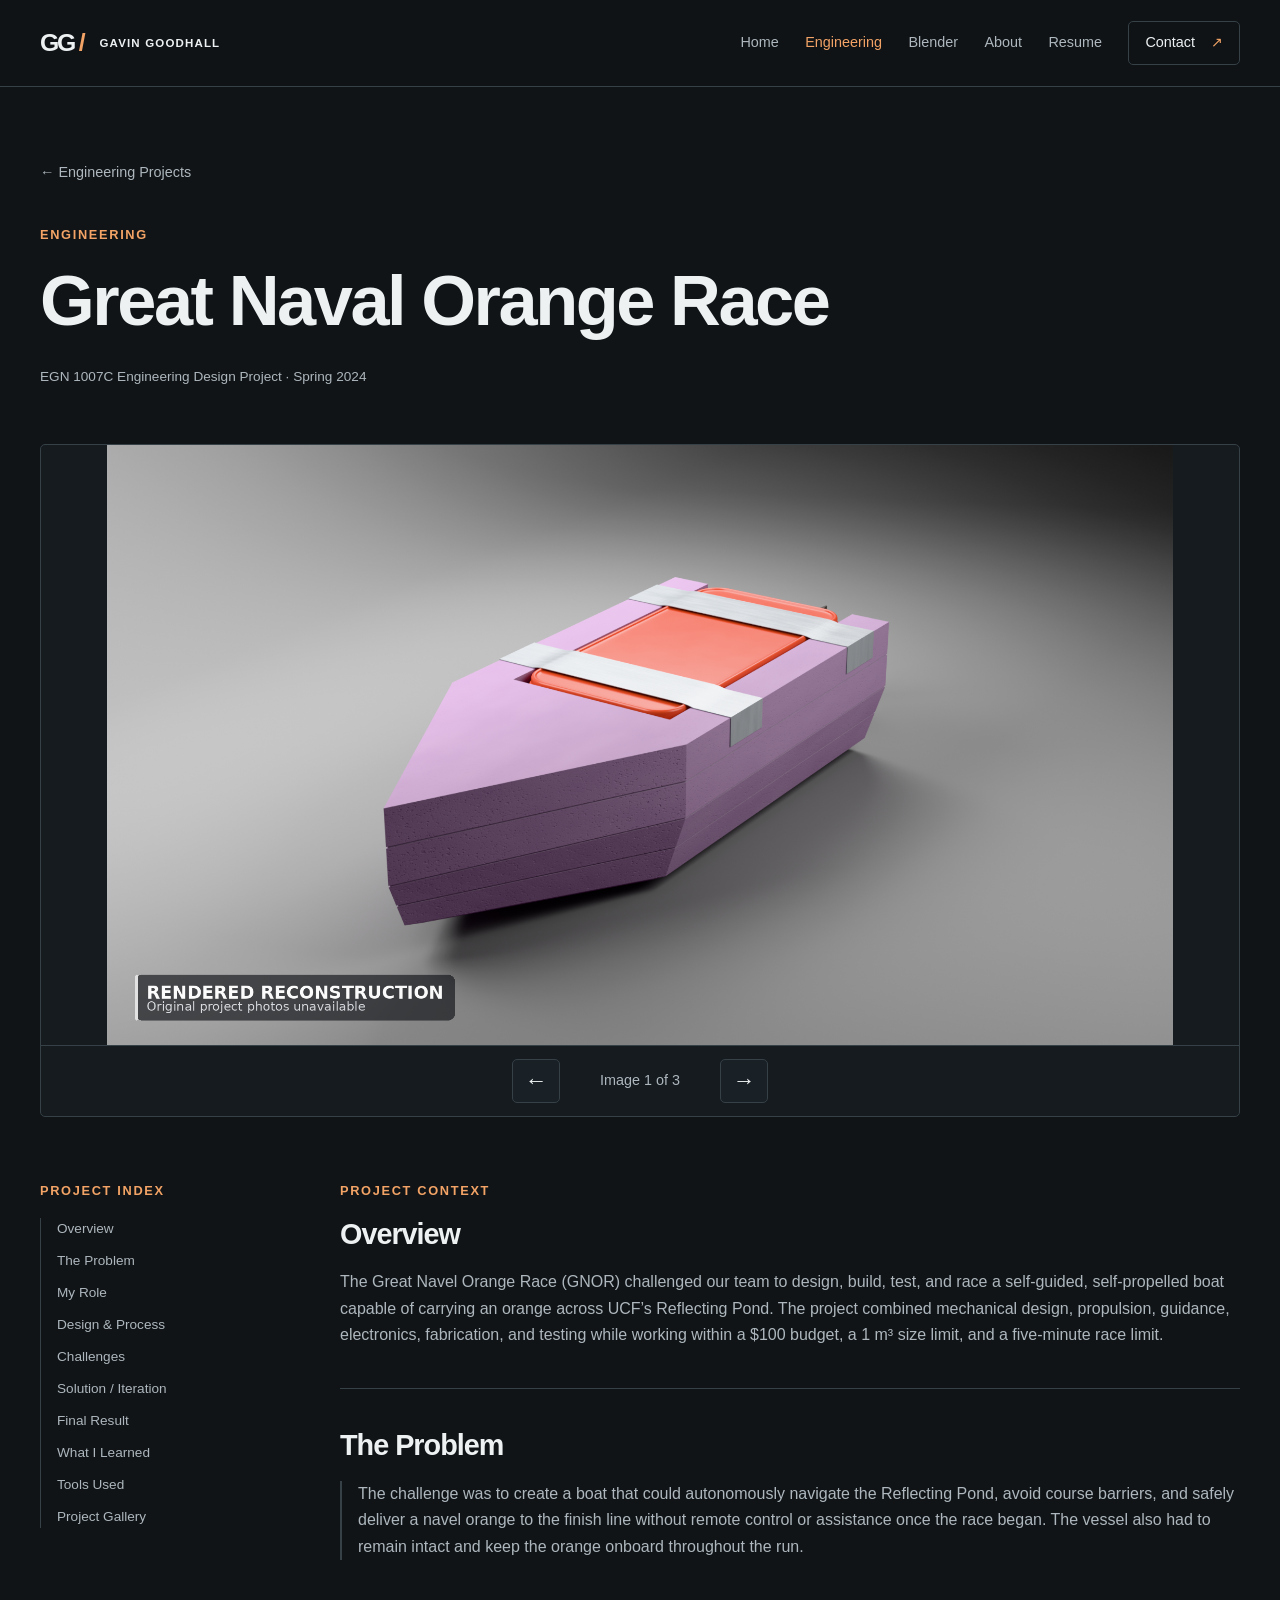
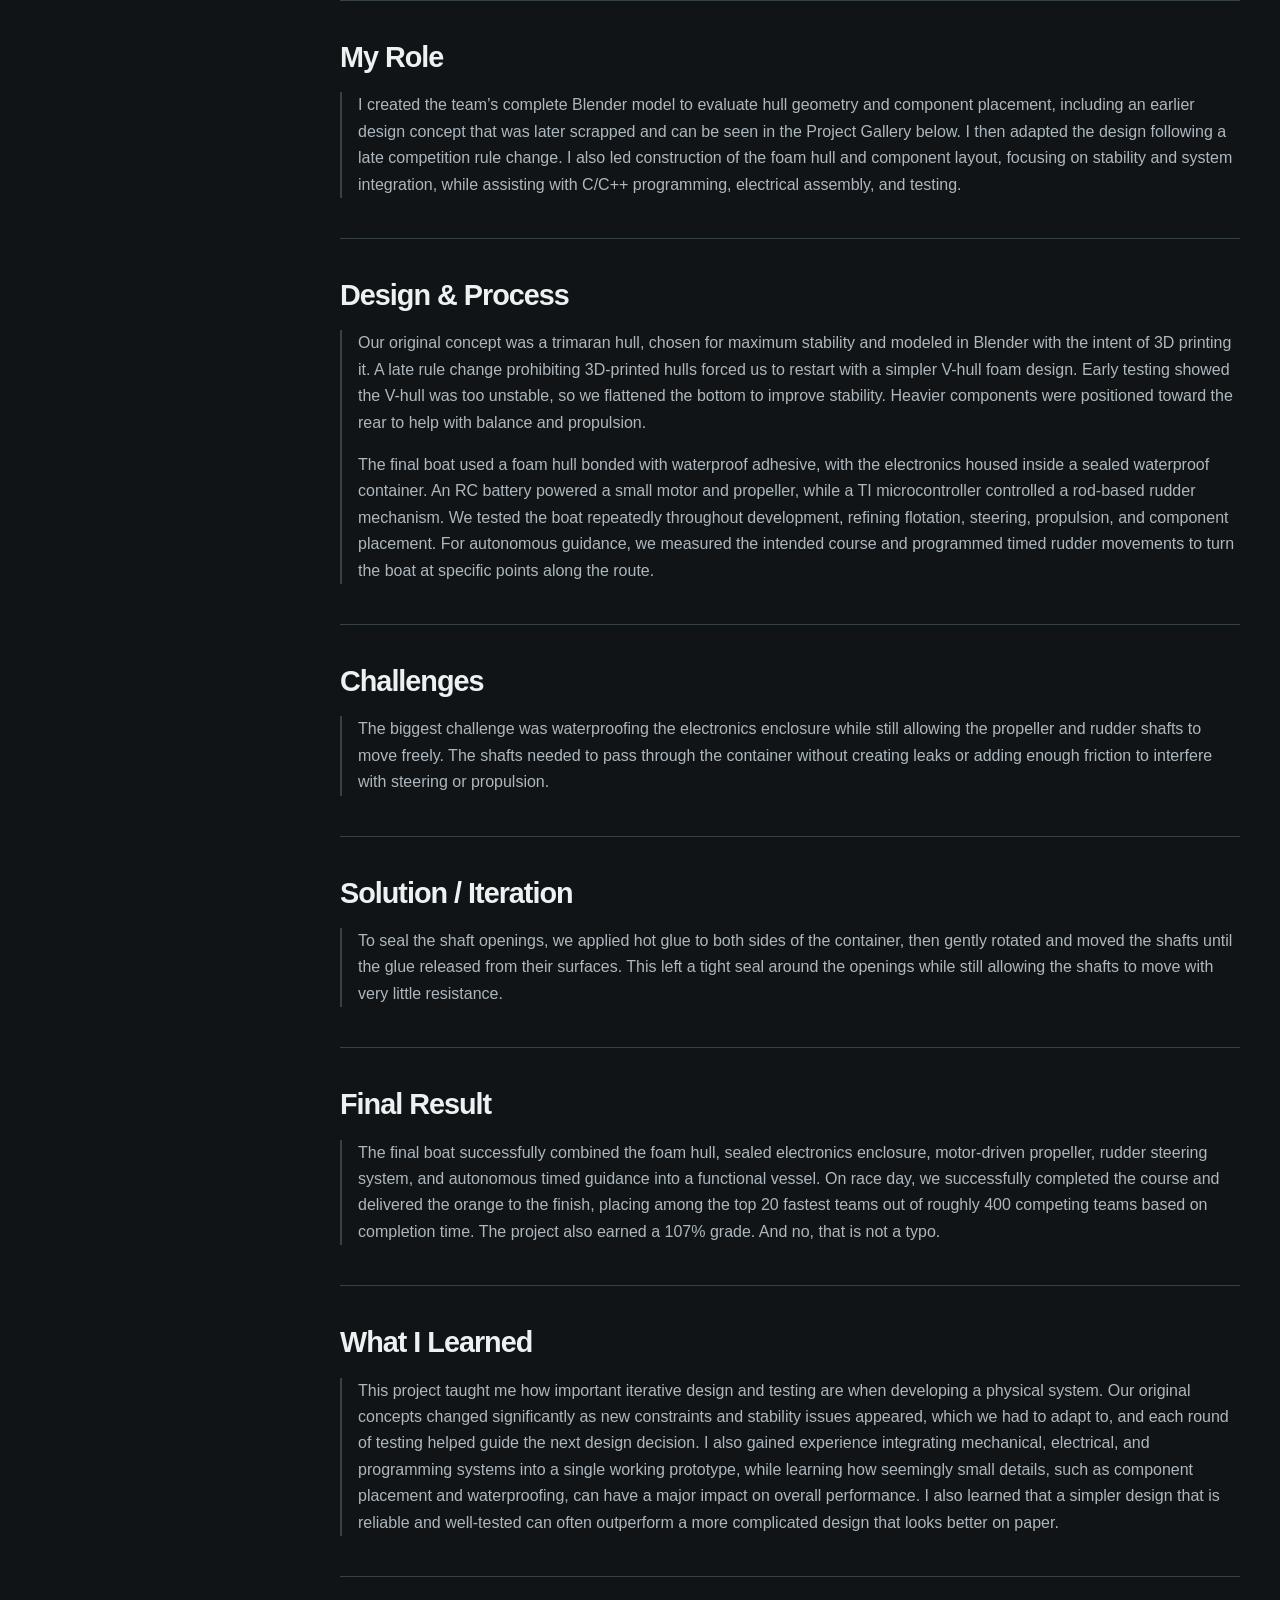
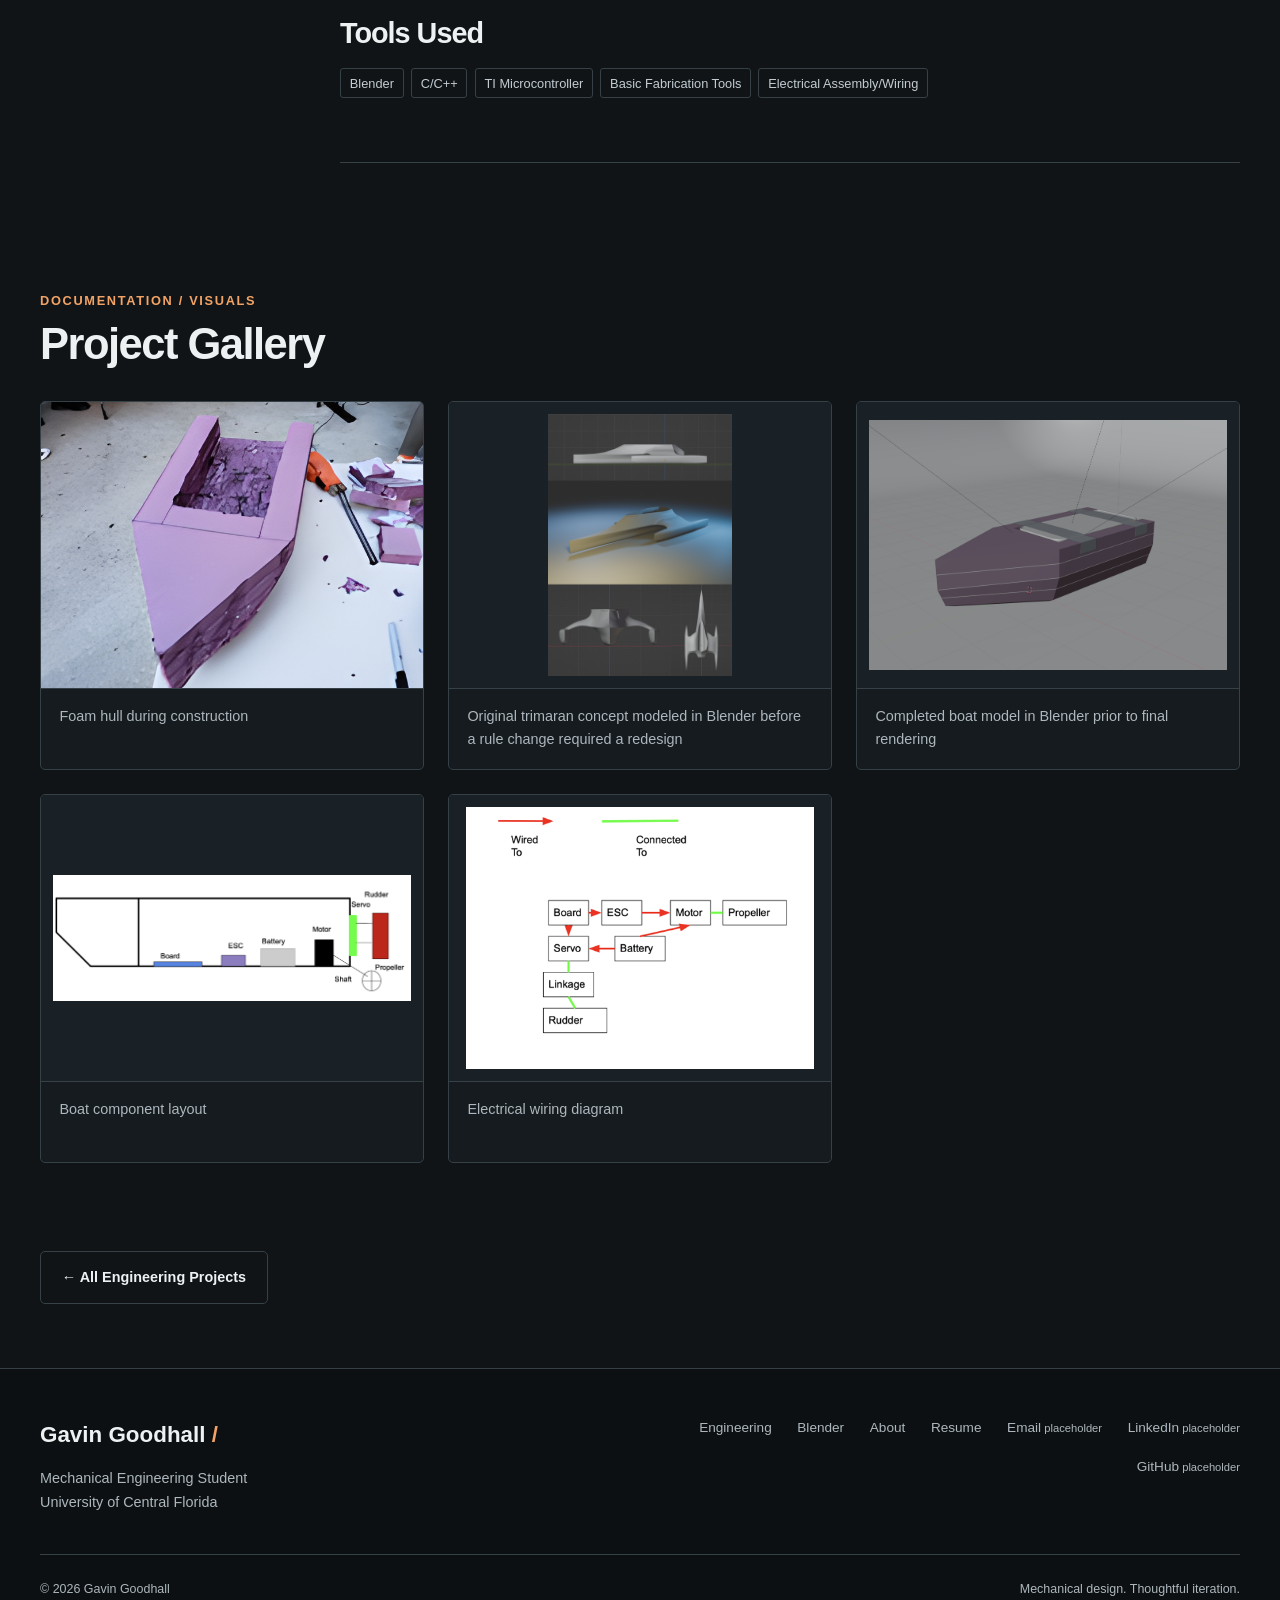
<file: projects/naval-orange-race.html>
<!doctype html>
<html lang="en">
  <head>
    <meta charset="utf-8">
    <meta name="viewport" content="width=device-width, initial-scale=1">
    <title>Great Naval Orange Race | Gavin Goodhall</title>
    <meta name="description" content="Mechanical engineering portfolio featuring engineering projects, CAD, prototyping, MATLAB, 3D modeling, and Blender work.">
    <meta name="theme-color" content="#101417">
    <meta property="og:type" content="website">
    <meta property="og:title" content="Great Naval Orange Race | Gavin Goodhall">
    <meta property="og:description" content="Mechanical engineering portfolio featuring engineering projects, CAD, prototyping, MATLAB, 3D modeling, and Blender work.">
    <!-- PLACEHOLDER: after publishing, replace these examples with full public URLs and a real 1200 × 630 JPG/PNG. Keep commented until ready.
<meta property="og:url" content="https://YOUR-USERNAME.github.io/YOUR-REPOSITORY/projects/naval-orange-race.html">
<meta property="og:image" content="https://YOUR-USERNAME.github.io/YOUR-REPOSITORY/assets/images/social-preview.jpg">
-->
    <link rel="icon" type="image/svg+xml" href="data:image/svg+xml,%3Csvg xmlns='http://www.w3.org/2000/svg' viewBox='0 0 64 64'%3E%3Crect width='64' height='64' rx='12' fill='%23101417'/%3E%3Ctext x='8' y='43' font-family='Arial' font-size='30' font-weight='bold' fill='%23f2a365'%3EGG%3C/text%3E%3C/svg%3E">
    <link rel="stylesheet" href="../css/style.css">
    <script defer src="../js/main.js"></script>
  </head>
  <body>
    <a class="skip-link" href="#main">Skip to content</a>
    <header class="site-header">
      <div class="container nav-wrap">
        <a class="brand" href="../index.html" aria-label="Gavin Goodhall home"><span class="monogram" aria-hidden="true">GG<span> /</span></span><span class="brand-name">GAVIN GOODHALL</span></a>
        <button class="menu-toggle" type="button" aria-expanded="false" aria-controls="primary-nav">Menu <span aria-hidden="true">☰</span></button>
        <nav id="primary-nav" aria-label="Main navigation">
          <a href="../index.html">Home</a>
          <a href="../engineering.html" aria-current="page">Engineering</a>
          <a href="../blender.html">Blender</a>
          <a href="../about.html">About</a>
          <a href="../assets/resume/Gavin_Goodhall_Resume.pdf" target="_blank" rel="noopener noreferrer">Resume</a>
          <a class="nav-contact" href="#contact">Contact <span aria-hidden="true">↗</span></a>
        </nav>
      </div>
    </header>
    <main id="main">
      <section class="container page-heading project-heading">
        <a class="back-link" href="../engineering.html">← Engineering Projects</a>
        <p class="eyebrow">
          Engineering
        </p>
        <h1>Great Naval Orange Race</h1>
        <p class="content-note">
          EGN 1007C Engineering Design Project · Spring 2024
        </p>
      </section>
      <div class="container">
        <!-- MAIN PROJECT SLIDER: replace the three image src/alt values below. Keep all three slides; the shared JavaScript adds seamless loop copies. -->

        <section class="project-carousel" role="region" aria-roledescription="carousel" aria-label="Main project images">
          <div class="project-carousel-viewport">
            <div class="project-carousel-track">
              <div class="project-carousel-slide" role="group" aria-roledescription="slide" aria-label="1 of 3">
                <img src="../assets/images/GNOR/gnor_boat_hero_labeled.png" alt="Front three-quarter view of the Great Naval Orange Race boat; rendered reconstruction, original project photos unavailable" width="2048" height="1152" fetchpriority="high">
              </div>
              <div class="project-carousel-slide" role="group" aria-roledescription="slide" aria-label="2 of 3">
                <img src="../assets/images/GNOR/gnor_boat_rear_labeled.png" alt="Rear three-quarter view of the Great Naval Orange Race boat; rendered reconstruction, original project photos unavailable" width="2048" height="1152" loading="lazy">
              </div>
              <div class="project-carousel-slide" role="group" aria-roledescription="slide" aria-label="3 of 3">
                <img src="../assets/images/GNOR/gnor_boat_side_labeled.png" alt="Side view of the Great Naval Orange Race boat; rendered reconstruction, original project photos unavailable" width="2048" height="1152" loading="lazy">
              </div>
            </div>
          </div>
          <div class="project-carousel-controls" hidden>
            <button class="carousel-arrow" type="button" data-direction="-1" aria-label="Previous project image"><span aria-hidden="true">←</span></button>
            <span class="carousel-status" role="status" aria-live="polite" aria-atomic="true">Image 1 of 3</span>
            <button class="carousel-arrow" type="button" data-direction="1" aria-label="Next project image"><span aria-hidden="true">→</span></button>
          </div>
        </section>
      </div>
      <div class="container project-detail">
        <aside class="project-aside">
          <p class="eyebrow">
            Project index
          </p>
          <nav aria-label="Project sections">
            <a href="#overview">Overview</a>
            <a href="#section-0">The Problem</a>
            <a href="#section-1">My Role</a>
            <a href="#section-2">Design & Process</a>
            <a href="#section-3">Challenges</a>
            <a href="#section-4">Solution / Iteration</a>
            <a href="#section-5">Final Result</a>
            <a href="#section-6">What I Learned</a>
            <a href="#tools">Tools Used</a>
            <a href="#gallery">Project Gallery</a>
          </nav>
        </aside>
        <div class="project-story">
          <section id="overview">
            <p class="eyebrow">
              Project context
            </p>
            <h2>Overview</h2>
            <p>
              The Great Navel Orange Race (GNOR) challenged our team to design, build, test, and race a self-guided, self-propelled boat capable of carrying an orange across UCF’s Reflecting Pond. The project combined mechanical design, propulsion, guidance, electronics, fabrication, and testing while working within a $100 budget, a 1 m³ size limit, and a five-minute race limit.
            </p>
          </section>

          <section id="section-0">
            <h2>The Problem</h2>
            <div class="placeholder-text">
              <p>
                The challenge was to create a boat that could autonomously navigate the Reflecting Pond, avoid course barriers, and safely deliver a navel orange to the finish line without remote control or assistance once the race began. The vessel also had to remain intact and keep the orange onboard throughout the run.
              </p>
            </div>
          </section>

          <section id="section-1">
            <h2>My Role</h2>
            <div class="placeholder-text">
              <p>
                I created the team’s complete Blender model to evaluate hull geometry and component placement, including an earlier design concept that was later scrapped and can be seen in the Project Gallery below. I then adapted the design following a late competition rule change. I also led construction of the foam hull and component layout, focusing on stability and system integration, while assisting with C/C++ programming, electrical assembly, and testing.
              </p>
            </div>
          </section>

          <section id="section-2">
            <h2>Design & Process</h2>
            <div class="placeholder-text">
              <p>
                Our original concept was a trimaran hull, chosen for maximum stability and modeled in Blender with the intent of 3D printing it. A late rule change prohibiting 3D-printed hulls forced us to restart with a simpler V-hull foam design. Early testing showed the V-hull was too unstable, so we flattened the bottom to improve stability. Heavier components were positioned toward the rear to help with balance and propulsion.
              </p>

              <p>
                The final boat used a foam hull bonded with waterproof adhesive, with the electronics housed inside a sealed waterproof container. An RC battery powered a small motor and propeller, while a TI microcontroller controlled a rod-based rudder mechanism. We tested the boat repeatedly throughout development, refining flotation, steering, propulsion, and component placement. For autonomous guidance, we measured the intended course and programmed timed rudder movements to turn the boat at specific points along the route.
              </p>
            </div>
          </section>

          <section id="section-3">
            <h2>Challenges</h2>
            <div class="placeholder-text">
              <p>
                The biggest challenge was waterproofing the electronics enclosure while still allowing the propeller and rudder shafts to move freely. The shafts needed to pass through the container without creating leaks or adding enough friction to interfere with steering or propulsion.
              </p>
            </div>
          </section>

          <section id="section-4">
            <h2>Solution / Iteration</h2>
            <div class="placeholder-text">
              <p>
                To seal the shaft openings, we applied hot glue to both sides of the container, then gently rotated and moved the shafts until the glue released from their surfaces. This left a tight seal around the openings while still allowing the shafts to move with very little resistance.
              </p>
            </div>
          </section>

          <section id="section-5">
            <h2>Final Result</h2>
            <div class="placeholder-text">
              <p>
                The final boat successfully combined the foam hull, sealed electronics enclosure, motor-driven propeller, rudder steering system, and autonomous timed guidance into a functional vessel. On race day, we successfully completed the course and delivered the orange to the finish, placing among the top 20 fastest teams out of roughly 400 competing teams based on completion time. The project also earned a 107% grade. And no, that is not a typo.
              </p>
            </div>
          </section>

          <section id="section-6">
            <h2>What I Learned</h2>
            <div class="placeholder-text">
              <p>
                This project taught me how important iterative design and testing are when developing a physical system. Our original concepts changed significantly as new constraints and stability issues appeared, which we had to adapt to, and each round of testing helped guide the next design decision. I also gained experience integrating mechanical, electrical, and programming systems into a single working prototype, while learning how seemingly small details, such as component placement and waterproofing, can have a major impact on overall performance. I also learned that a simpler design that is reliable and well-tested can often outperform a more complicated design that looks better on paper.
              </p>
            </div>
          </section>

          <section id="tools">
            <h2>Tools Used</h2>
            <ul class="tags" aria-label="Tools and technologies">
              <li>Blender</li>
              <li>C/C++</li>
              <li>TI Microcontroller</li>
              <li>Basic Fabrication Tools</li>
              <li>Electrical Assembly/Wiring</li>
            </ul>
          </section>
        </div>
      </div>

      <section id="gallery" class="container section">
        <div class="section-heading">
          <div>
            <p class="eyebrow">
              Documentation / Visuals
            </p>
            <h2>Project Gallery</h2>
          </div>
        </div>
        <!-- Use gallery-fit-cover for photos; gallery-fit-contain keeps the whole image visible. -->
        <div class="detail-gallery engineering-gallery">
          <figure>
            <a class="engineering-gallery-frame gallery-fit-cover" href="../assets/images/GNOR/boat_in_progress_upscaled.png" data-gallery-image target="_blank" rel="noopener noreferrer" aria-label="View larger: Image showing the foam hull during construction">
              <img src="../assets/images/GNOR/boat_in_progress_upscaled.png" alt="Image showing the foam hull during construction" width="1200" height="800" loading="lazy">
            </a>
            <figcaption>Foam hull during construction</figcaption>
          </figure>
          <figure>
            <a class="engineering-gallery-frame gallery-fit-contain" href="../assets/images/GNOR/dead_design.png" data-gallery-image target="_blank" rel="noopener noreferrer" aria-label="View larger: Image showing the original hull design">
              <img src="../assets/images/GNOR/dead_design.png" alt="Image showing the original hull design" width="1200" height="800" loading="lazy">
            </a>
            <figcaption>Original trimaran concept modeled in Blender before a rule change required a redesign</span></figcaption>
          </figure>
          <figure>
            <a class="engineering-gallery-frame gallery-fit-contain" href="../assets/images/GNOR/proof_of_render.png" data-gallery-image target="_blank" rel="noopener noreferrer" aria-label="View larger: Image showing proof of build in Blender">
              <img src="../assets/images/GNOR/proof_of_render.png" alt="Image showing proof of build in Blender" width="1200" height="800" loading="lazy">
            </a>
            <figcaption>Completed boat model in Blender prior to final rendering</figcaption>
          </figure>
          <figure>
            <a class="engineering-gallery-frame gallery-fit-contain" href="../assets/images/GNOR/diagram.png" data-gallery-image target="_blank" rel="noopener noreferrer" aria-label="View larger: Image showing the layout of the boat components">
              <img src="../assets/images/GNOR/diagram.png" alt="Image showing the layout of the boat components" width="1200" height="800" loading="lazy">
            </a>
            <figcaption>Boat component layout</figcaption>
          </figure>
          <figure>
            <a class="engineering-gallery-frame gallery-fit-contain" href="../assets/images/GNOR/wiring_design.png" data-gallery-image target="_blank" rel="noopener noreferrer" aria-label="View larger: Image showing the wiring diagram for the electronic parts">
              <img src="../assets/images/GNOR/wiring_design.png" alt="Image showing the wiring diagram for the electronic parts" width="1200" height="800" loading="lazy">
            </a>
            <figcaption>Electrical wiring diagram</figcaption>
          </figure>
        </div>
      </section>
      <div class="container bottom-back">
        <a class="button" href="../engineering.html">← All Engineering Projects</a>
      </div>
    </main>
    <footer id="contact" class="site-footer">
      <div class="container">
        <div class="footer-top">
          <div>
            <a class="footer-name" href="../index.html">Gavin Goodhall<span> /</span></a>
            <p>
              Mechanical Engineering Student<br>University of Central Florida
            </p>
          </div>
          <div class="footer-links">
            <a href="../engineering.html">Engineering</a>
            <a href="../blender.html">Blender</a>
            <a href="../about.html">About</a>
            <a href="../assets/resume/Gavin_Goodhall_Resume.pdf" target="_blank" rel="noopener noreferrer">Resume</a>
            <a class="" href="mailto:your-email@example.com" data-placeholder="Email" aria-label="Email (placeholder)">Email<span class="placeholder-marker"> placeholder</span></a>
            <a class="" href="https://www.linkedin.com/in/YOUR-PROFILE/" data-placeholder="LinkedIn" aria-label="LinkedIn (placeholder)">LinkedIn<span class="placeholder-marker"> placeholder</span></a>
            <a class="" href="https://github.com/YOUR-USERNAME" data-placeholder="GitHub" aria-label="GitHub (placeholder)">GitHub<span class="placeholder-marker"> placeholder</span></a>
          </div>
        </div>
        <div class="footer-bottom">
          <span>© <span data-year>2026</span> Gavin Goodhall</span>
          <span>Mechanical design. Thoughtful iteration.</span>
        </div>
      </div>
    </footer>
    <dialog id="placeholder-dialog" class="notice-dialog" aria-labelledby="notice-title">
      <button class="dialog-close" type="button" data-close aria-label="Close placeholder notice">Close ×</button>
      <p class="eyebrow">
        Portfolio in progress
      </p>
      <h2 id="notice-title">Contact link coming soon</h2>
      <p id="notice-copy">
        This is a placeholder link. Gavin’s contact information has not been added yet.
      </p>
    </dialog>
  
    <!-- Full-image viewer; the shared script copies the selected image and caption. -->
    <dialog id="engineering-lightbox" class="engineering-lightbox" aria-labelledby="engineering-lightbox-title" aria-describedby="engineering-lightbox-caption">
      <div class="dialog-header">
        <h2 id="engineering-lightbox-title">Project image</h2>
        <button class="dialog-close" type="button" data-close aria-label="Close enlarged project image">Close ×</button>
      </div>
      <figure>
        <img class="engineering-lightbox-image" alt="">
        <figcaption id="engineering-lightbox-caption"></figcaption>
      </figure>
    </dialog>
  </body>
</html>
</file>
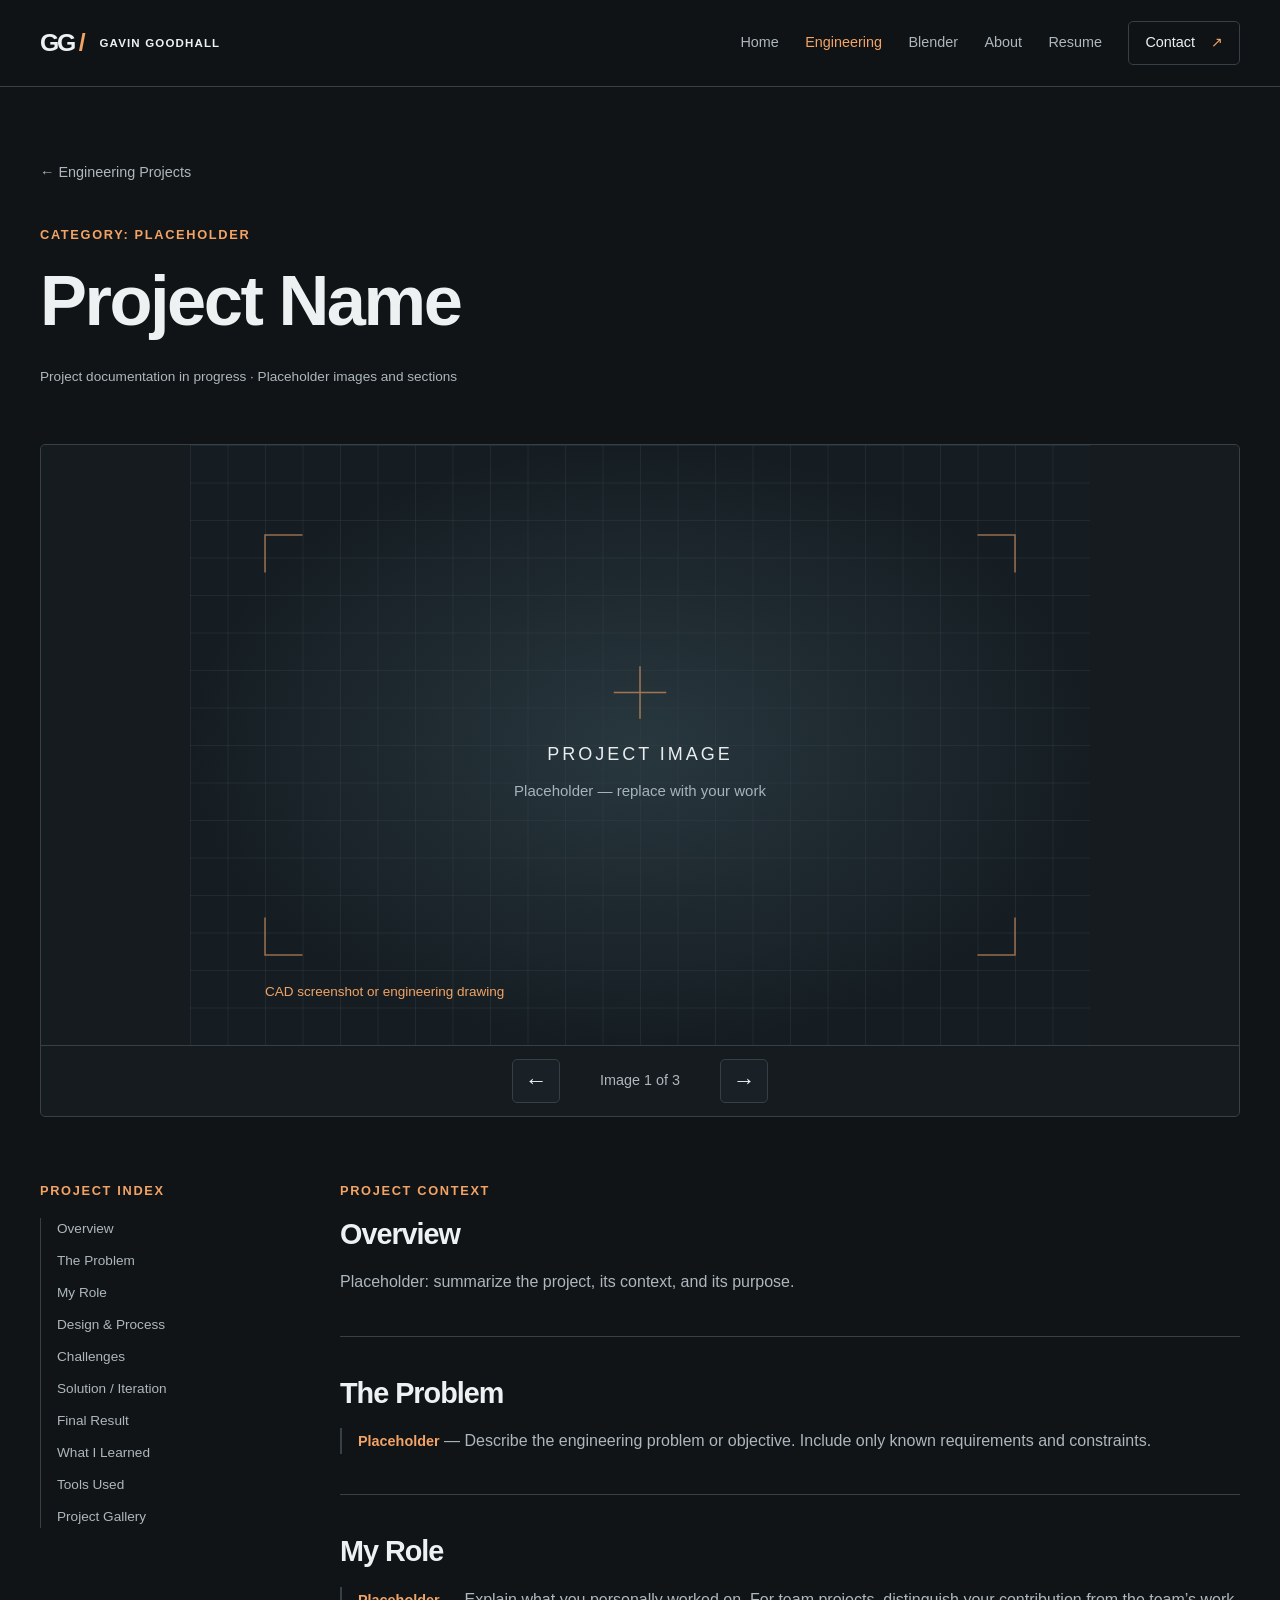
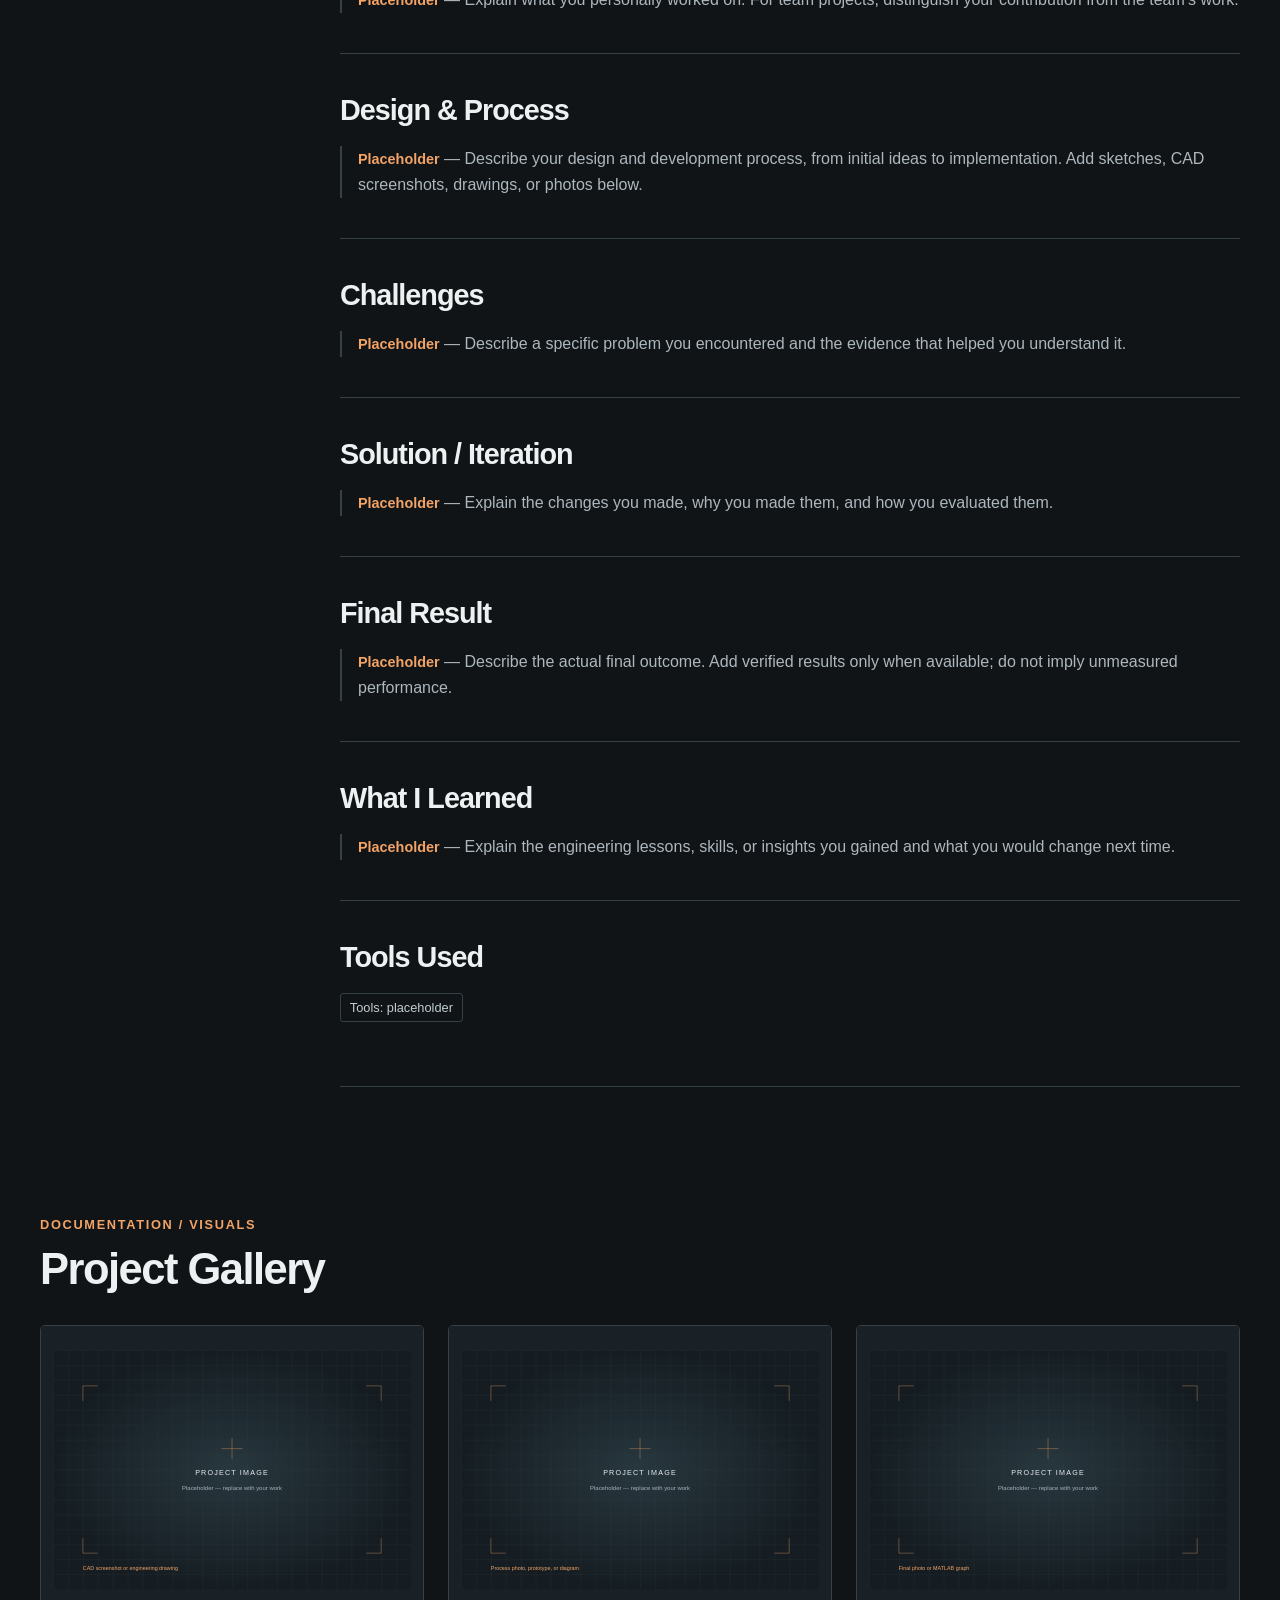
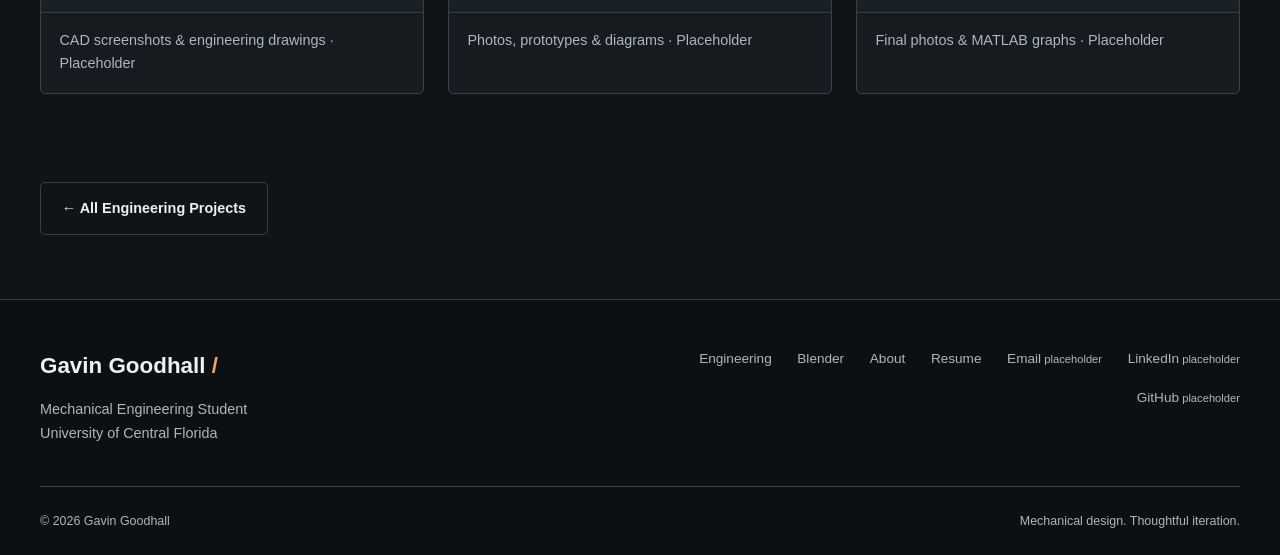
<file: projects/project-template.html>
<!doctype html>
<html lang="en">
  <head>
    <meta charset="utf-8">
    <meta name="viewport" content="width=device-width, initial-scale=1">
    <title>Project Template | Gavin Goodhall</title>
    <meta name="description" content="Mechanical engineering portfolio featuring engineering projects, CAD, prototyping, MATLAB, 3D modeling, and Blender work.">
    <meta name="theme-color" content="#101417">
    <meta property="og:type" content="website">
    <meta property="og:title" content="Project Template | Gavin Goodhall">
    <meta property="og:description" content="Mechanical engineering portfolio featuring engineering projects, CAD, prototyping, MATLAB, 3D modeling, and Blender work.">
    <!-- PLACEHOLDER: after publishing, replace these examples with full public URLs and a real 1200 × 630 JPG/PNG. Keep commented until ready.
<meta property="og:url" content="https://YOUR-USERNAME.github.io/YOUR-REPOSITORY/projects/project-template.html">
<meta property="og:image" content="https://YOUR-USERNAME.github.io/YOUR-REPOSITORY/assets/images/social-preview.jpg">
-->
    <link rel="icon" type="image/svg+xml" href="data:image/svg+xml,%3Csvg xmlns='http://www.w3.org/2000/svg' viewBox='0 0 64 64'%3E%3Crect width='64' height='64' rx='12' fill='%23101417'/%3E%3Ctext x='8' y='43' font-family='Arial' font-size='30' font-weight='bold' fill='%23f2a365'%3EGG%3C/text%3E%3C/svg%3E">
    <link rel="stylesheet" href="../css/style.css">
    <script defer src="../js/main.js"></script>
  </head>
  <body>
    <a class="skip-link" href="#main">Skip to content</a>
    <header class="site-header">
      <div class="container nav-wrap">
        <a class="brand" href="../index.html" aria-label="Gavin Goodhall home"><span class="monogram" aria-hidden="true">GG<span> /</span></span><span class="brand-name">GAVIN GOODHALL</span></a>
        <button class="menu-toggle" type="button" aria-expanded="false" aria-controls="primary-nav">Menu <span aria-hidden="true">☰</span></button>
        <nav id="primary-nav" aria-label="Main navigation">
          <a href="../index.html">Home</a>
          <a href="../engineering.html" aria-current="page">Engineering</a>
          <a href="../blender.html">Blender</a>
          <a href="../about.html">About</a>
          <a href="../assets/resume/Gavin_Goodhall_Resume.pdf" target="_blank" rel="noopener noreferrer">Resume</a>
          <a class="nav-contact" href="#contact">Contact <span aria-hidden="true">↗</span></a>
        </nav>
      </div>
    </header>
    <main id="main">
      <section class="container page-heading project-heading">
        <a class="back-link" href="../engineering.html">← Engineering Projects</a>
        <p class="eyebrow">
          Category: placeholder
        </p>
        <h1>Project Name</h1>
        <p class="content-note">
          Project documentation in progress · Placeholder images and sections
        </p>
      </section>
      <div class="container">
        <!-- MAIN PROJECT SLIDER: replace the three image src/alt values below.
     Keep all three slides; the shared JavaScript adds seamless loop copies. -->

        <section class="project-carousel" role="region" aria-roledescription="carousel" aria-label="Main project images">
          <div class="project-carousel-viewport">
            <div class="project-carousel-track">
              <div class="project-carousel-slide" role="group" aria-roledescription="slide" aria-label="1 of 3">
                <img src="../assets/images/detail-cad.svg" alt="Placeholder for Project Name main project image" width="1200" height="800">
              </div>
              <div class="project-carousel-slide" role="group" aria-roledescription="slide" aria-label="2 of 3">
                <img src="../assets/images/project-template-view-2.svg" alt="Placeholder for Project Name — view 2" width="1200" height="800" loading="lazy">
              </div>
              <div class="project-carousel-slide" role="group" aria-roledescription="slide" aria-label="3 of 3">
                <img src="../assets/images/project-template-view-3.svg" alt="Placeholder for Project Name — view 3" width="1200" height="800" loading="lazy">
              </div>
            </div>
          </div>
          <div class="project-carousel-controls" hidden>
            <button class="carousel-arrow" type="button" data-direction="-1" aria-label="Previous project image"><span aria-hidden="true">←</span></button>
            <span class="carousel-status" role="status" aria-live="polite" aria-atomic="true">Image 1 of 3</span>
            <button class="carousel-arrow" type="button" data-direction="1" aria-label="Next project image"><span aria-hidden="true">→</span></button>
          </div>
        </section>
      </div>
      <div class="container project-detail">
        <aside class="project-aside">
          <p class="eyebrow">
            Project index
          </p>
          <nav aria-label="Project sections">
            <a href="#overview">Overview</a>
            <a href="#section-0">The Problem</a>
            <a href="#section-1">My Role</a>
            <a href="#section-2">Design & Process</a>
            <a href="#section-3">Challenges</a>
            <a href="#section-4">Solution / Iteration</a>
            <a href="#section-5">Final Result</a>
            <a href="#section-6">What I Learned</a>
            <a href="#tools">Tools Used</a>
            <a href="#gallery">Project Gallery</a>
          </nav>
        </aside>
        <div class="project-story">
          <section id="overview">
            <p class="eyebrow">
              Project context
            </p>
            <h2>Overview</h2>
            <p>
              Placeholder: summarize the project, its context, and its purpose.
            </p>
          </section>
          <!-- Replace the placeholder with your own verified project details. -->

          <section id="section-0">
            <h2>The Problem</h2>
            <div class="placeholder-text">
              <p>
                <strong>Placeholder</strong> — Describe the engineering problem or objective. Include only known requirements and constraints.
              </p>
            </div>
          </section>
          <!-- Replace the placeholder with your own verified project details. -->

          <section id="section-1">
            <h2>My Role</h2>
            <div class="placeholder-text">
              <p>
                <strong>Placeholder</strong> — Explain what you personally worked on. For team projects, distinguish your contribution from the team’s work.
              </p>
            </div>
          </section>
          <!-- Replace the placeholder with your own verified project details. -->

          <section id="section-2">
            <h2>Design & Process</h2>
            <div class="placeholder-text">
              <p>
                <strong>Placeholder</strong> — Describe your design and development process, from initial ideas to implementation. Add sketches, CAD screenshots, drawings, or photos below.
              </p>
            </div>
          </section>
          <!-- Replace the placeholder with your own verified project details. -->

          <section id="section-3">
            <h2>Challenges</h2>
            <div class="placeholder-text">
              <p>
                <strong>Placeholder</strong> — Describe a specific problem you encountered and the evidence that helped you understand it.
              </p>
            </div>
          </section>
          <!-- Replace the placeholder with your own verified project details. -->

          <section id="section-4">
            <h2>Solution / Iteration</h2>
            <div class="placeholder-text">
              <p>
                <strong>Placeholder</strong> — Explain the changes you made, why you made them, and how you evaluated them.
              </p>
            </div>
          </section>
          <!-- Replace the placeholder with your own verified project details. -->

          <section id="section-5">
            <h2>Final Result</h2>
            <div class="placeholder-text">
              <p>
                <strong>Placeholder</strong> — Describe the actual final outcome. Add verified results only when available; do not imply unmeasured performance.
              </p>
            </div>
          </section>
          <!-- Replace the placeholder with your own verified project details. -->

          <section id="section-6">
            <h2>What I Learned</h2>
            <div class="placeholder-text">
              <p>
                <strong>Placeholder</strong> — Explain the engineering lessons, skills, or insights you gained and what you would change next time.
              </p>
            </div>
          </section>

          <section id="tools">
            <h2>Tools Used</h2>
            <ul class="tags" aria-label="Tools and technologies">
              <li>Tools: placeholder</li>
            </ul>
          </section>
        </div>
      </div>

      <section id="gallery" class="container section">
        <div class="section-heading">
          <div>
            <p class="eyebrow">
              Documentation / Visuals
            </p>
            <h2>Project Gallery</h2>
          </div>
        </div>
        <!-- Use gallery-fit-cover for photos; gallery-fit-contain keeps the whole image visible. -->
        <div class="detail-gallery engineering-gallery">
          <figure>
            <a class="engineering-gallery-frame gallery-fit-contain" href="../assets/images/detail-cad.svg" data-gallery-image target="_blank" rel="noopener noreferrer" aria-label="View larger: Placeholder for CAD screenshots &amp; engineering drawings">
              <img src="../assets/images/detail-cad.svg" alt="Placeholder for CAD screenshots & engineering drawings" width="1200" height="800" loading="lazy">
            </a>
            <figcaption>CAD screenshots & engineering drawings <span>· Placeholder</span></figcaption>
          </figure>
          <figure>
            <a class="engineering-gallery-frame gallery-fit-contain" href="../assets/images/detail-process.svg" data-gallery-image target="_blank" rel="noopener noreferrer" aria-label="View larger: Placeholder for Photos, prototypes &amp; diagrams">
              <img src="../assets/images/detail-process.svg" alt="Placeholder for Photos, prototypes & diagrams" width="1200" height="800" loading="lazy">
            </a>
            <figcaption>Photos, prototypes & diagrams <span>· Placeholder</span></figcaption>
          </figure>
          <figure>
            <a class="engineering-gallery-frame gallery-fit-contain" href="../assets/images/detail-result.svg" data-gallery-image target="_blank" rel="noopener noreferrer" aria-label="View larger: Placeholder for Final photos &amp; MATLAB graphs">
              <img src="../assets/images/detail-result.svg" alt="Placeholder for Final photos & MATLAB graphs" width="1200" height="800" loading="lazy">
            </a>
            <figcaption>Final photos & MATLAB graphs <span>· Placeholder</span></figcaption>
          </figure>
        </div>
      </section>
      <div class="container bottom-back">
        <a class="button" href="../engineering.html">← All Engineering Projects</a>
      </div>
    </main>
    <footer id="contact" class="site-footer">
      <div class="container">
        <div class="footer-top">
          <div>
            <a class="footer-name" href="../index.html">Gavin Goodhall<span> /</span></a>
            <p>
              Mechanical Engineering Student<br>University of Central Florida
            </p>
          </div>
          <div class="footer-links">
            <a href="../engineering.html">Engineering</a>
            <a href="../blender.html">Blender</a>
            <a href="../about.html">About</a>
            <a href="../assets/resume/Gavin_Goodhall_Resume.pdf" target="_blank" rel="noopener noreferrer">Resume</a>
            <a class="" href="mailto:your-email@example.com" data-placeholder="Email" aria-label="Email (placeholder)">Email<span class="placeholder-marker"> placeholder</span></a>
            <a class="" href="https://www.linkedin.com/in/YOUR-PROFILE/" data-placeholder="LinkedIn" aria-label="LinkedIn (placeholder)">LinkedIn<span class="placeholder-marker"> placeholder</span></a>
            <a class="" href="https://github.com/YOUR-USERNAME" data-placeholder="GitHub" aria-label="GitHub (placeholder)">GitHub<span class="placeholder-marker"> placeholder</span></a>
          </div>
        </div>
        <div class="footer-bottom">
          <span>© <span data-year>2026</span> Gavin Goodhall</span>
          <span>Mechanical design. Thoughtful iteration.</span>
        </div>
      </div>
    </footer>
    <dialog id="placeholder-dialog" class="notice-dialog" aria-labelledby="notice-title">
      <button class="dialog-close" type="button" data-close aria-label="Close placeholder notice">Close ×</button>
      <p class="eyebrow">
        Portfolio in progress
      </p>
      <h2 id="notice-title">Contact link coming soon</h2>
      <p id="notice-copy">
        This is a placeholder link. Gavin’s contact information has not been added yet.
      </p>
    </dialog>
  
    <!-- Full-image viewer; the shared script copies the selected image and caption. -->
    <dialog id="engineering-lightbox" class="engineering-lightbox" aria-labelledby="engineering-lightbox-title" aria-describedby="engineering-lightbox-caption">
      <div class="dialog-header">
        <h2 id="engineering-lightbox-title">Project image</h2>
        <button class="dialog-close" type="button" data-close aria-label="Close enlarged project image">Close ×</button>
      </div>
      <figure>
        <img class="engineering-lightbox-image" alt="">
        <figcaption id="engineering-lightbox-caption"></figcaption>
      </figure>
    </dialog>
  </body>
</html>
</file>
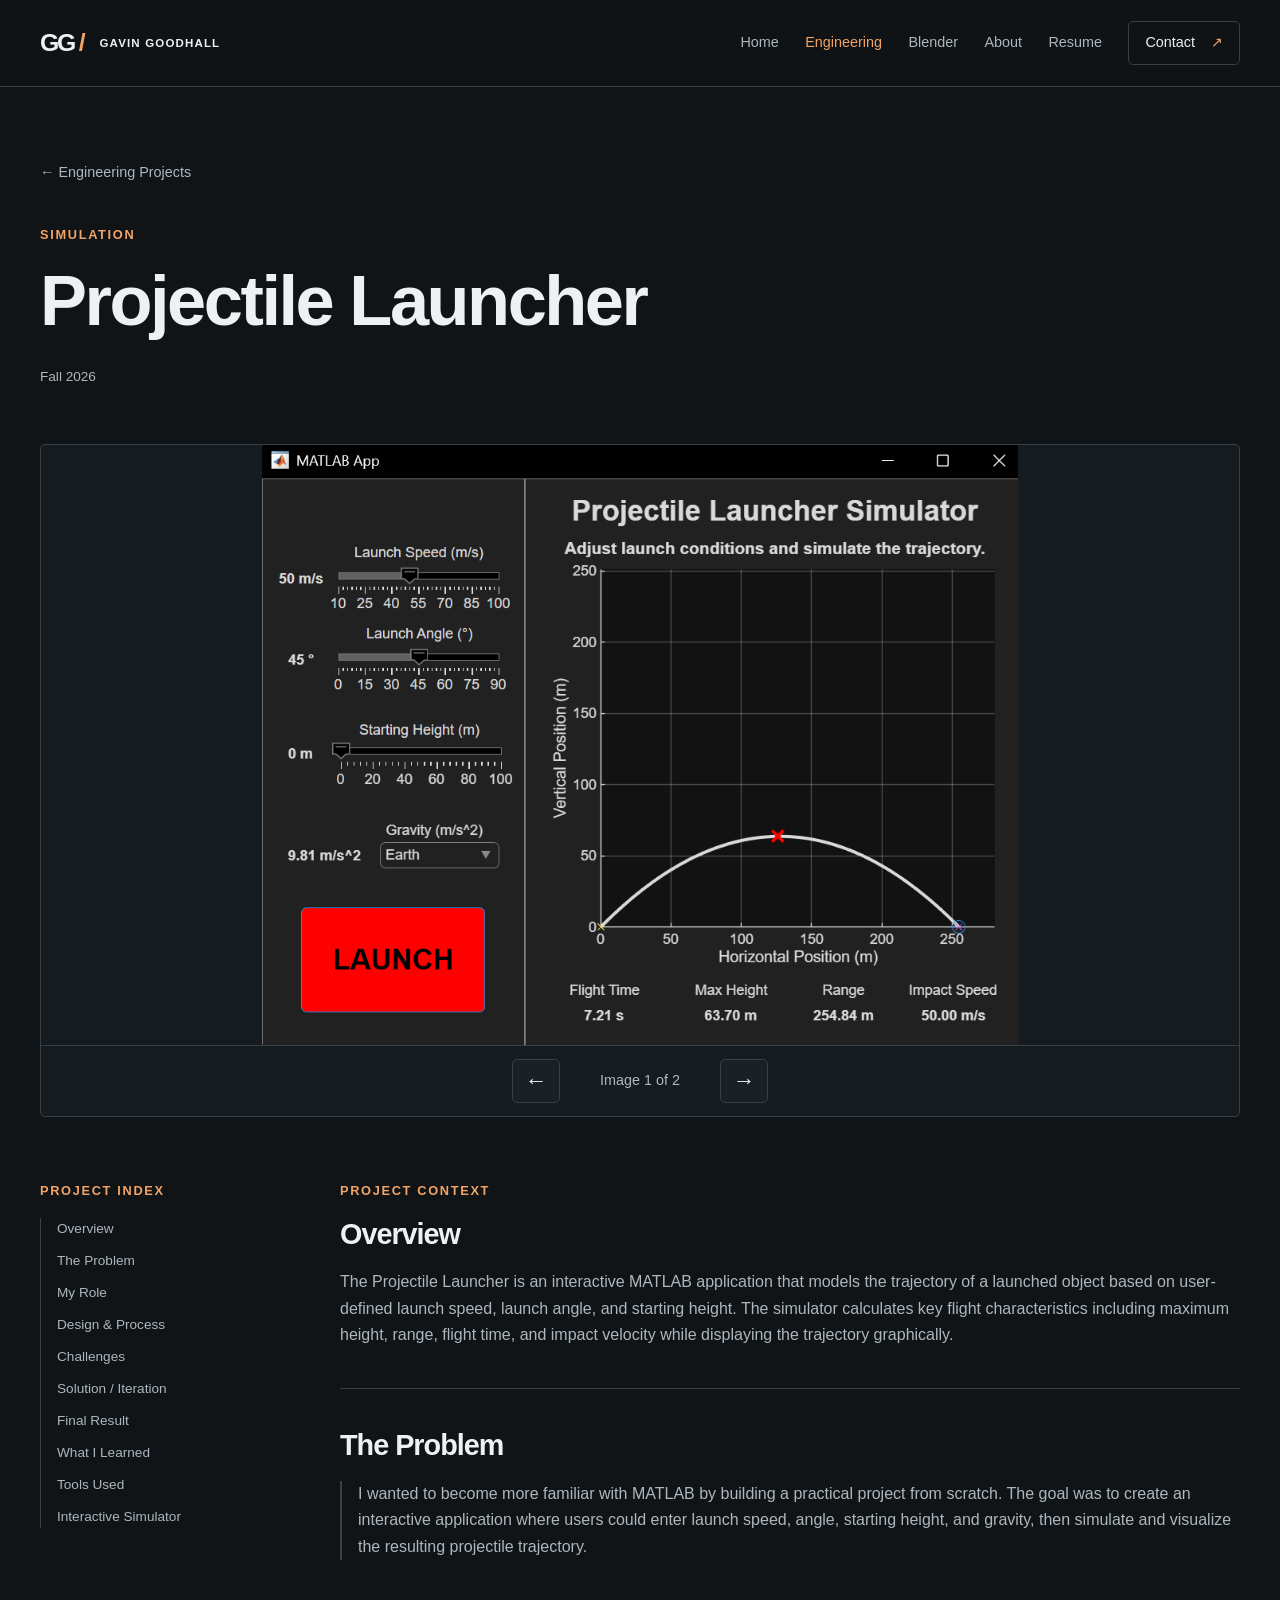
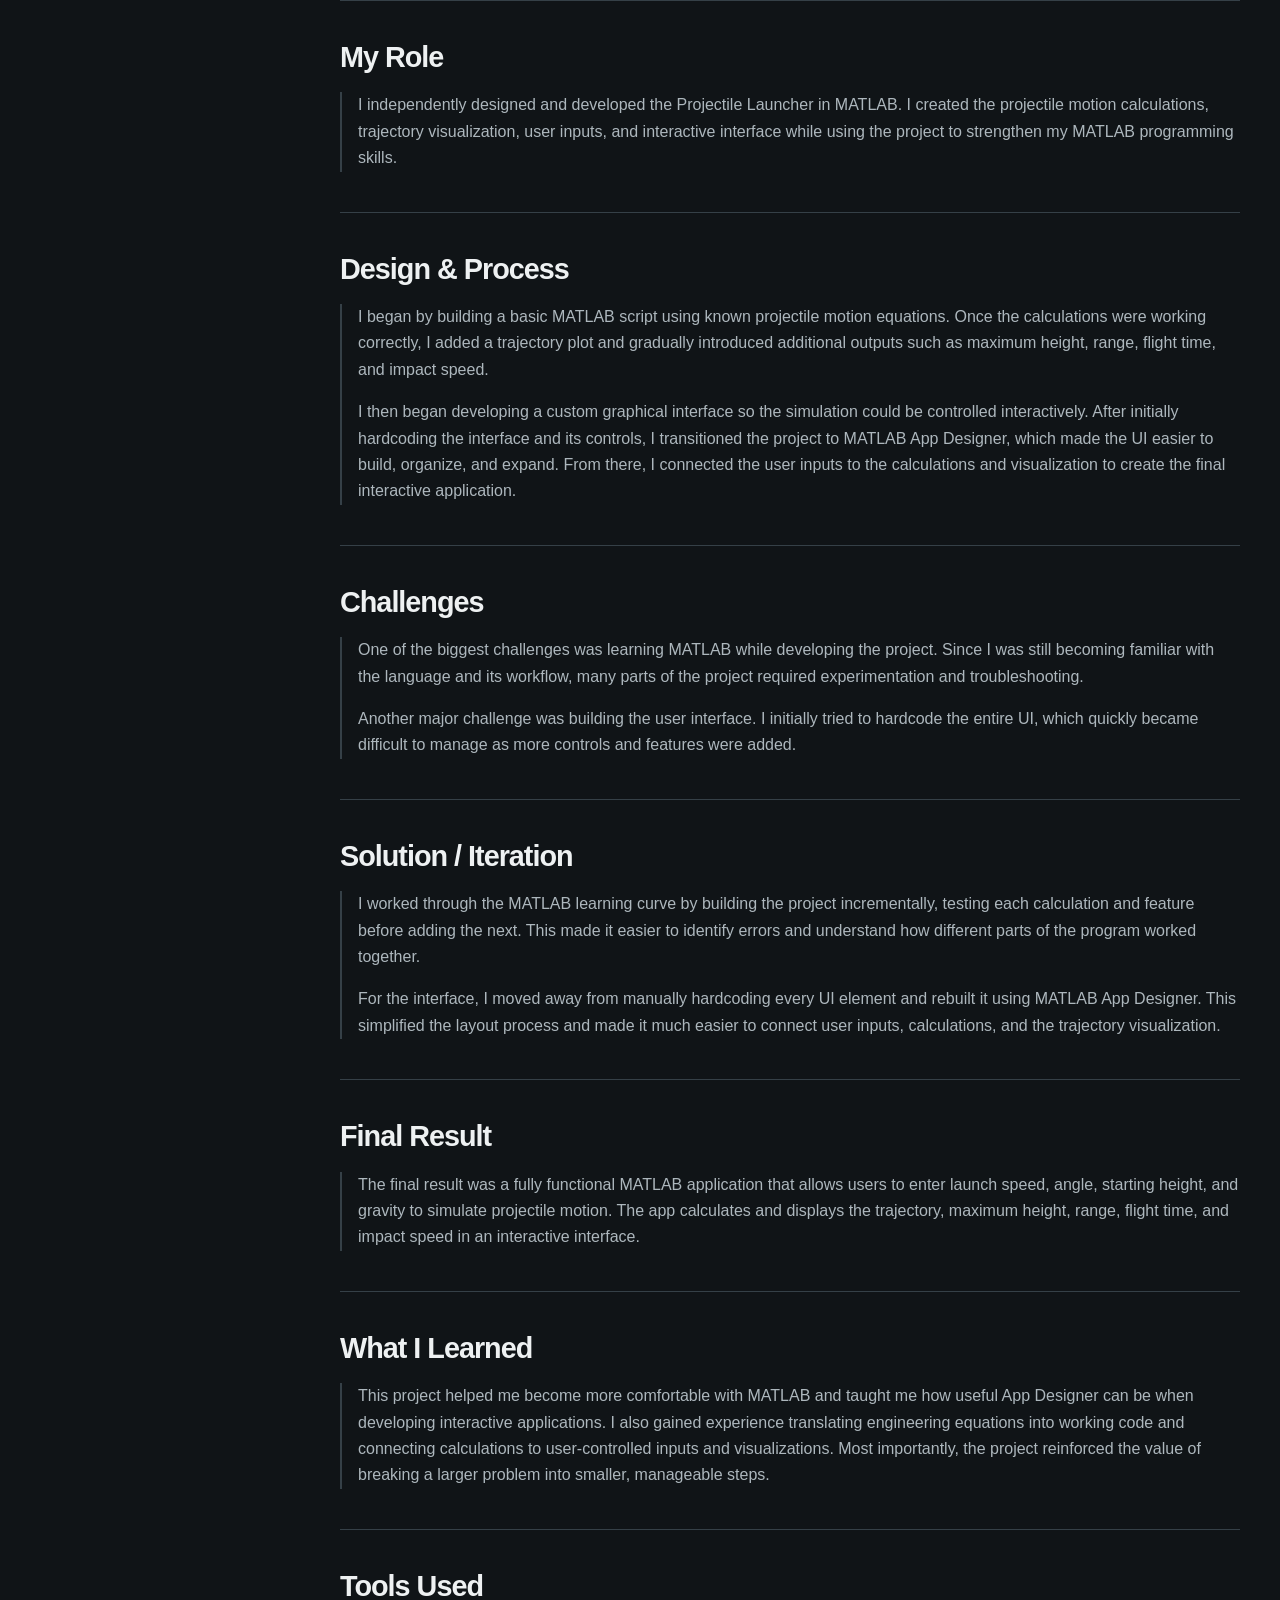
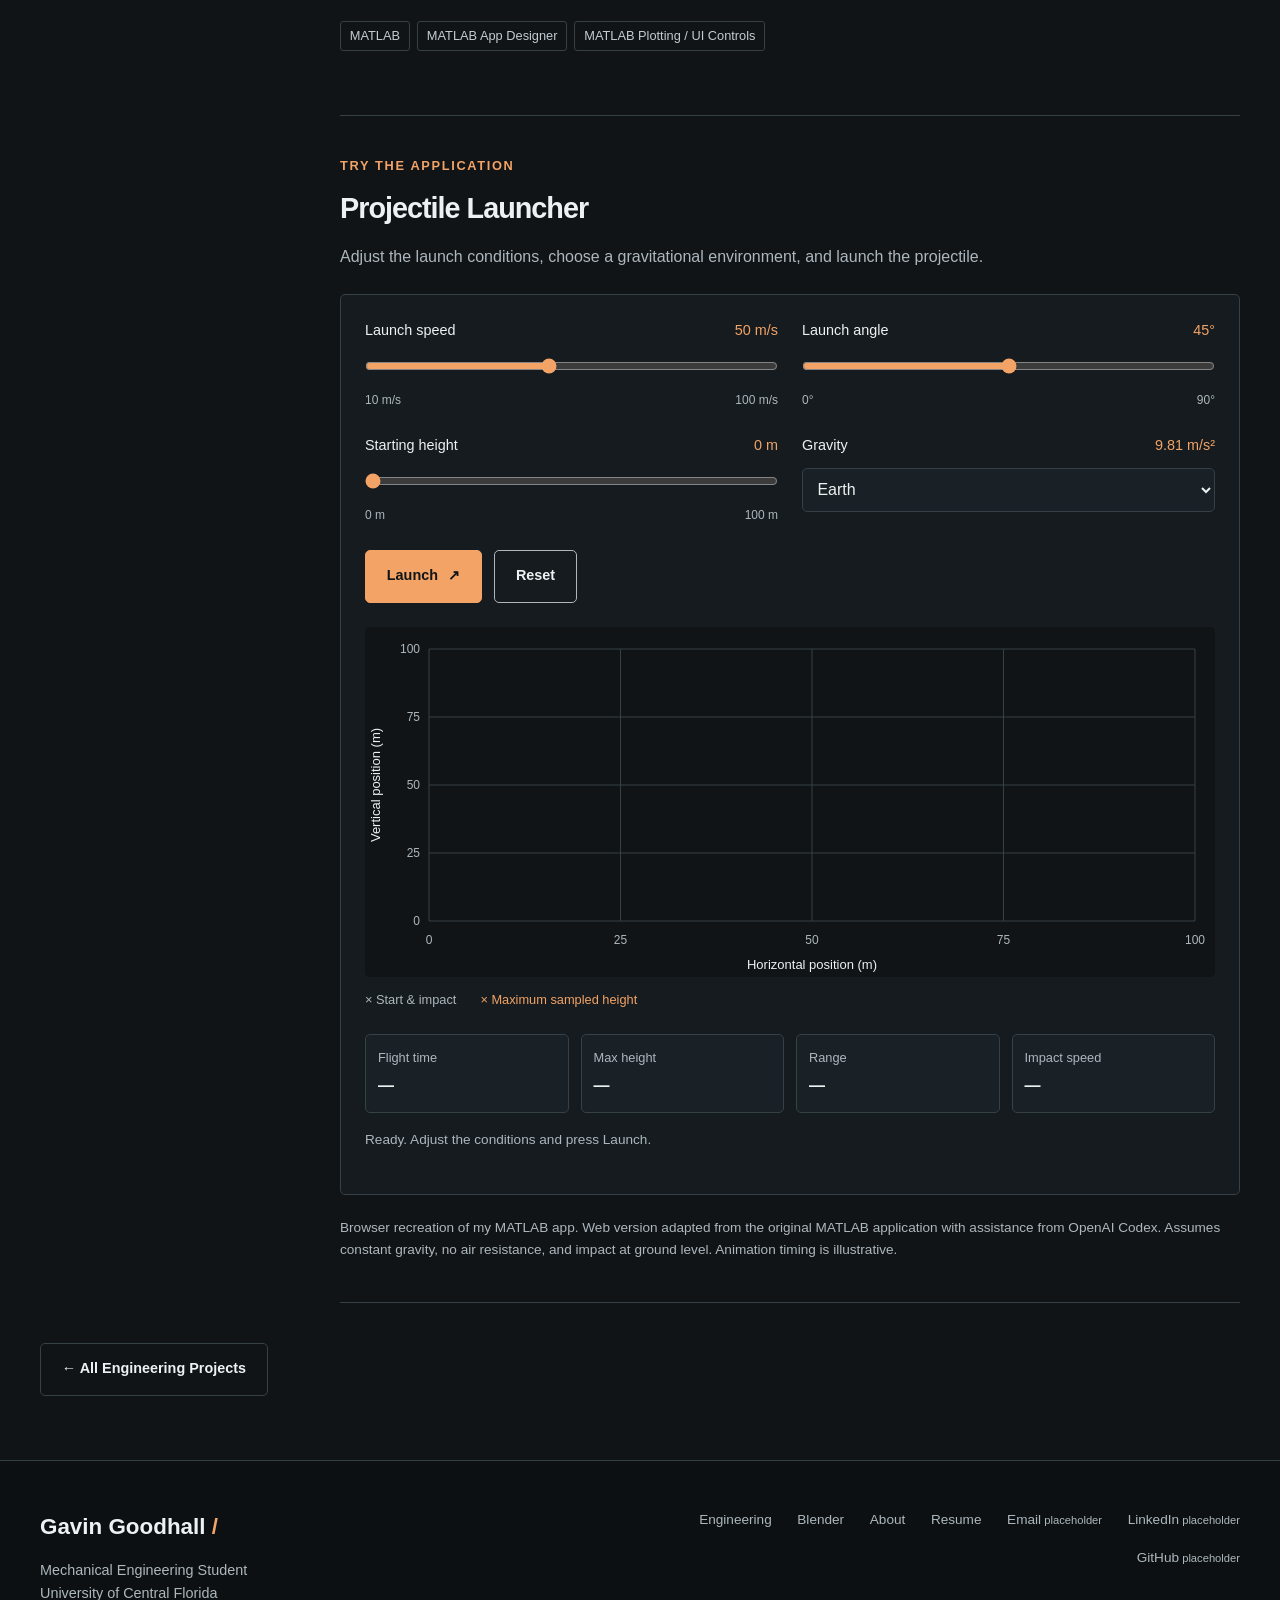
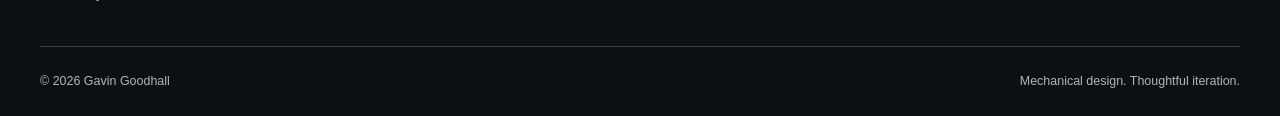
<file: projects/projectile-simulator.html>
<!doctype html>
<html lang="en">
  <head>
    <meta charset="utf-8">
    <meta name="viewport" content="width=device-width, initial-scale=1">
    <title>Projectile Launcher | Gavin Goodhall</title>
    <meta name="description" content="Mechanical engineering portfolio featuring engineering projects, CAD, prototyping, MATLAB, 3D modeling, and Blender work.">
    <meta name="theme-color" content="#101417">
    <meta property="og:type" content="website">
    <meta property="og:title" content="Projectile Launcher | Gavin Goodhall">
    <meta property="og:description" content="Mechanical engineering portfolio featuring engineering projects, CAD, prototyping, MATLAB, 3D modeling, and Blender work.">
    <!-- PLACEHOLDER: after publishing, replace these examples with full public URLs and a real 1200 × 630 JPG/PNG. Keep commented until ready.
<meta property="og:url" content="https://YOUR-USERNAME.github.io/YOUR-REPOSITORY/projects/projectile-simulator.html">
<meta property="og:image" content="https://YOUR-USERNAME.github.io/YOUR-REPOSITORY/assets/images/social-preview.jpg">
-->
    <link rel="icon" type="image/svg+xml" href="data:image/svg+xml,%3Csvg xmlns='http://www.w3.org/2000/svg' viewBox='0 0 64 64'%3E%3Crect width='64' height='64' rx='12' fill='%23101417'/%3E%3Ctext x='8' y='43' font-family='Arial' font-size='30' font-weight='bold' fill='%23f2a365'%3EGG%3C/text%3E%3C/svg%3E">
    <link rel="stylesheet" href="../css/style.css">
    <script defer src="../js/main.js"></script>
    <script defer src="../js/projectile-app.js"></script>
  </head>
  <body>
    <a class="skip-link" href="#main">Skip to content</a>
    <header class="site-header">
      <div class="container nav-wrap">
        <a class="brand" href="../index.html" aria-label="Gavin Goodhall home"><span class="monogram" aria-hidden="true">GG<span> /</span></span><span class="brand-name">GAVIN GOODHALL</span></a>
        <button class="menu-toggle" type="button" aria-expanded="false" aria-controls="primary-nav">Menu <span aria-hidden="true">☰</span></button>
        <nav id="primary-nav" aria-label="Main navigation">
          <a href="../index.html">Home</a>
          <a href="../engineering.html" aria-current="page">Engineering</a>
          <a href="../blender.html">Blender</a>
          <a href="../about.html">About</a>
          <a href="../assets/resume/Gavin_Goodhall_Resume.pdf" target="_blank" rel="noopener noreferrer">Resume</a>
          <a class="nav-contact" href="#contact">Contact <span aria-hidden="true">↗</span></a>
        </nav>
      </div>
    </header>
    <main id="main">
      <section class="container page-heading project-heading">
        <a class="back-link" href="../engineering.html">← Engineering Projects</a>
        <p class="eyebrow">
          Simulation
        </p>
        <h1>Projectile Launcher</h1>
        <p class="content-note">
          Fall 2026
        </p>
      </section>
      <div class="container">
        <!-- MAIN PROJECT SLIDER: replace the three image src/alt values below. Keep all three slides; the shared JavaScript adds seamless loop copies. -->

        <section class="project-carousel" role="region" aria-roledescription="carousel" aria-label="Main project images">
          <div class="project-carousel-viewport">
            <div class="project-carousel-track">
              <div class="project-carousel-slide" role="group" aria-roledescription="slide" aria-label="1 of 3">
                <img src="../assets/images/Projectile Launcher/hero_launcher.png" alt="Placeholder for Projectile Motion Simulator main project image" width="1200" height="800">
              </div>
              <div class="project-carousel-slide" role="group" aria-roledescription="slide" aria-label="2 of 3">
                <img src="../assets/images/Projectile Launcher/launcher_code.png" alt="Placeholder for Projectile Motion Simulator — view 2" width="1200" height="800" loading="lazy">
              </div>
            </div>
          </div>
          <div class="project-carousel-controls" hidden>
            <button class="carousel-arrow" type="button" data-direction="-1" aria-label="Previous project image"><span aria-hidden="true">←</span></button>
            <span class="carousel-status" role="status" aria-live="polite" aria-atomic="true">Image 1 of 2</span>
            <button class="carousel-arrow" type="button" data-direction="1" aria-label="Next project image"><span aria-hidden="true">→</span></button>
          </div>
        </section>
      </div>
      <div class="container project-detail">
        <aside class="project-aside">
          <p class="eyebrow">
            Project index
          </p>
          <nav aria-label="Project sections">
            <a href="#overview">Overview</a>
            <a href="#section-0">The Problem</a>
            <a href="#section-1">My Role</a>
            <a href="#section-2">Design & Process</a>
            <a href="#section-3">Challenges</a>
            <a href="#section-4">Solution / Iteration</a>
            <a href="#section-5">Final Result</a>
            <a href="#section-6">What I Learned</a>
            <a href="#tools">Tools Used</a>
            <a href="#simulator">Interactive Simulator</a>
          </nav>
        </aside>
        <div class="project-story">
          <section id="overview">
            <p class="eyebrow">
              Project context
            </p>
            <h2>Overview</h2>
            <p>
              The Projectile Launcher is an interactive MATLAB application that models the trajectory of a launched object based on user-defined launch speed, launch angle, and starting height. The simulator calculates key flight characteristics including maximum height, range, flight time, and impact velocity while displaying the trajectory graphically.
            </p>
          </section>

          <section id="section-0">
            <h2>The Problem</h2>
            <div class="placeholder-text">
              <p>
                I wanted to become more familiar with MATLAB by building a practical project from scratch. The goal was to create an interactive application where users could enter launch speed, angle, starting height, and gravity, then simulate and visualize the resulting projectile trajectory.
              </p>
            </div>
          </section>

          <section id="section-1">
            <h2>My Role</h2>
            <div class="placeholder-text">
              <p>
                I independently designed and developed the Projectile Launcher in MATLAB. I created the projectile motion calculations, trajectory visualization, user inputs, and interactive interface while using the project to strengthen my MATLAB programming skills.
              </p>
            </div>
          </section>

          <section id="section-2">
            <h2>Design & Process</h2>
            <div class="placeholder-text">
              <p>
                I began by building a basic MATLAB script using known projectile motion equations. Once the calculations were working correctly, I added a trajectory plot and gradually introduced additional outputs such as maximum height, range, flight time, and impact speed.
                </p><p>
                I then began developing a custom graphical interface so the simulation could be controlled interactively. After initially hardcoding the interface and its controls, I transitioned the project to MATLAB App Designer, which made the UI easier to build, organize, and expand. From there, I connected the user inputs to the calculations and visualization to create the final interactive application.
              </p>
            </div>
          </section>

          <section id="section-3">
            <h2>Challenges</h2>
            <div class="placeholder-text">
              <p>
                One of the biggest challenges was learning MATLAB while developing the project. Since I was still becoming familiar with the language and its workflow, many parts of the project required experimentation and troubleshooting.
                </p><p>
                Another major challenge was building the user interface. I initially tried to hardcode the entire UI, which quickly became difficult to manage as more controls and features were added.
              </p>
            </div>
          </section>

          <section id="section-4">
            <h2>Solution / Iteration</h2>
            <div class="placeholder-text">
              <p>
                I worked through the MATLAB learning curve by building the project incrementally, testing each calculation and feature before adding the next. This made it easier to identify errors and understand how different parts of the program worked together.
                </p><p>
                For the interface, I moved away from manually hardcoding every UI element and rebuilt it using MATLAB App Designer. This simplified the layout process and made it much easier to connect user inputs, calculations, and the trajectory visualization.
              </p>
            </div>
          </section>

          <section id="section-5">
            <h2>Final Result</h2>
            <div class="placeholder-text">
              <p>
                The final result was a fully functional MATLAB application that allows users to enter launch speed, angle, starting height, and gravity to simulate projectile motion. The app calculates and displays the trajectory, maximum height, range, flight time, and impact speed in an interactive interface.
              </p>
            </div>
          </section>

          <section id="section-6">
            <h2>What I Learned</h2>
            <div class="placeholder-text">
              <p>
                This project helped me become more comfortable with MATLAB and taught me how useful App Designer can be when developing interactive applications. I also gained experience translating engineering equations into working code and connecting calculations to user-controlled inputs and visualizations. Most importantly, the project reinforced the value of breaking a larger problem into smaller, manageable steps.
              </p>
            </div>
          </section>

          <section id="tools">
            <h2>Tools Used</h2>
            <ul class="tags" aria-label="Tools and technologies">
              <li>MATLAB</li>
              <li>MATLAB App Designer</li>
              <li>MATLAB Plotting / UI Controls</li>
            </ul>
          </section>

          <!-- Interactive browser version of the supplied MATLAB app. -->
          <section id="simulator">
            <p class="eyebrow">Try the application</p>
            <h2>Projectile Launcher</h2>
            <p>Adjust the launch conditions, choose a gravitational environment, and launch the projectile.</p>

            <div id="projectile-app" class="launcher-app">
              <form class="launcher-controls" aria-label="Projectile launch conditions">
                <div class="launcher-field">
                  <label for="launch-speed">Launch speed <span><output for="launch-speed" data-value="speed">50</output> m/s</span></label>
                  <input id="launch-speed" name="speed" type="range" min="10" max="100" step="1" value="50">
                  <div class="launcher-limits"><span>10 m/s</span><span>100 m/s</span></div>
                </div>
                <div class="launcher-field">
                  <label for="launch-angle">Launch angle <span><output for="launch-angle" data-value="angle">45</output>°</span></label>
                  <input id="launch-angle" name="angle" type="range" min="0" max="90" step="1" value="45">
                  <div class="launcher-limits"><span>0°</span><span>90°</span></div>
                </div>
                <div class="launcher-field">
                  <label for="launch-height">Starting height <span><output for="launch-height" data-value="height">0</output> m</span></label>
                  <input id="launch-height" name="height" type="range" min="0" max="100" step="1" value="0">
                  <div class="launcher-limits"><span>0 m</span><span>100 m</span></div>
                </div>
                <div class="launcher-field">
                  <label for="launch-gravity">Gravity <span><output for="launch-gravity" data-value="gravity">9.81</output> m/s²</span></label>
                  <select id="launch-gravity" name="gravity">
                    <option value="3.70">Mercury</option>
                    <option value="8.87">Venus</option>
                    <option value="9.81" selected>Earth</option>
                    <option value="1.62">Moon</option>
                    <option value="3.71">Mars</option>
                    <option value="24.79">Jupiter</option>
                    <option value="10.44">Saturn</option>
                    <option value="8.69">Uranus</option>
                    <option value="11.15">Neptune</option>
                    <option value="0.62">Pluto</option>
                  </select>
                </div>
                <div class="launcher-actions">
                  <button class="button primary" type="submit">Launch <span aria-hidden="true">↗</span></button>
                  <button class="button" type="reset">Reset</button>
                </div>
              </form>

              <div class="launcher-plot">
                <svg role="img" aria-labelledby="trajectory-title trajectory-description" viewBox="0 0 650 350">
                  <title id="trajectory-title">Projectile trajectory</title>
                  <desc id="trajectory-description">Press Launch to plot horizontal and vertical position in meters.</desc>
                </svg>
              </div>
              <p class="launcher-legend">× Start &amp; impact <span>× Maximum sampled height</span></p>
              <dl class="launcher-results" aria-label="Simulation results">
                <div><dt>Flight time</dt><dd data-result="flightTime" data-unit="s">—</dd></div>
                <div><dt>Max height</dt><dd data-result="maxHeight" data-unit="m">—</dd></div>
                <div><dt>Range</dt><dd data-result="range" data-unit="m">—</dd></div>
                <div><dt>Impact speed</dt><dd data-result="impactSpeed" data-unit="m/s">—</dd></div>
              </dl>
              <p class="launcher-status" data-launch-status role="status" aria-live="polite">Ready. Adjust the conditions and press Launch.</p>
              <noscript><p>Enable JavaScript to use the interactive simulation.</p></noscript>
            </div>
            <p class="content-note">Browser recreation of my MATLAB app. Web version adapted from the original MATLAB application with assistance from OpenAI Codex. Assumes constant gravity, no air resistance, and impact at ground level. Animation timing is illustrative.</p>
          </section>
        </div>
      </div>
      <div class="container bottom-back">
        <a class="button" href="../engineering.html">← All Engineering Projects</a>
      </div>
    </main>
    <footer id="contact" class="site-footer">
      <div class="container">
        <div class="footer-top">
          <div>
            <a class="footer-name" href="../index.html">Gavin Goodhall<span> /</span></a>
            <p>
              Mechanical Engineering Student<br>University of Central Florida
            </p>
          </div>
          <div class="footer-links">
            <a href="../engineering.html">Engineering</a>
            <a href="../blender.html">Blender</a>
            <a href="../about.html">About</a>
            <a href="../assets/resume/Gavin_Goodhall_Resume.pdf" target="_blank" rel="noopener noreferrer">Resume</a>
            <a class="" href="mailto:your-email@example.com" data-placeholder="Email" aria-label="Email (placeholder)">Email<span class="placeholder-marker"> placeholder</span></a>
            <a class="" href="https://www.linkedin.com/in/YOUR-PROFILE/" data-placeholder="LinkedIn" aria-label="LinkedIn (placeholder)">LinkedIn<span class="placeholder-marker"> placeholder</span></a>
            <a class="" href="https://github.com/YOUR-USERNAME" data-placeholder="GitHub" aria-label="GitHub (placeholder)">GitHub<span class="placeholder-marker"> placeholder</span></a>
          </div>
        </div>
        <div class="footer-bottom">
          <span>© <span data-year>2026</span> Gavin Goodhall</span>
          <span>Mechanical design. Thoughtful iteration.</span>
        </div>
      </div>
    </footer>
    <dialog id="placeholder-dialog" class="notice-dialog" aria-labelledby="notice-title">
      <button class="dialog-close" type="button" data-close aria-label="Close placeholder notice">Close ×</button>
      <p class="eyebrow">
        Portfolio in progress
      </p>
      <h2 id="notice-title">Contact link coming soon</h2>
      <p id="notice-copy">
        This is a placeholder link. Gavin’s contact information has not been added yet.
      </p>
    </dialog>
  </body>
</html>
</file>
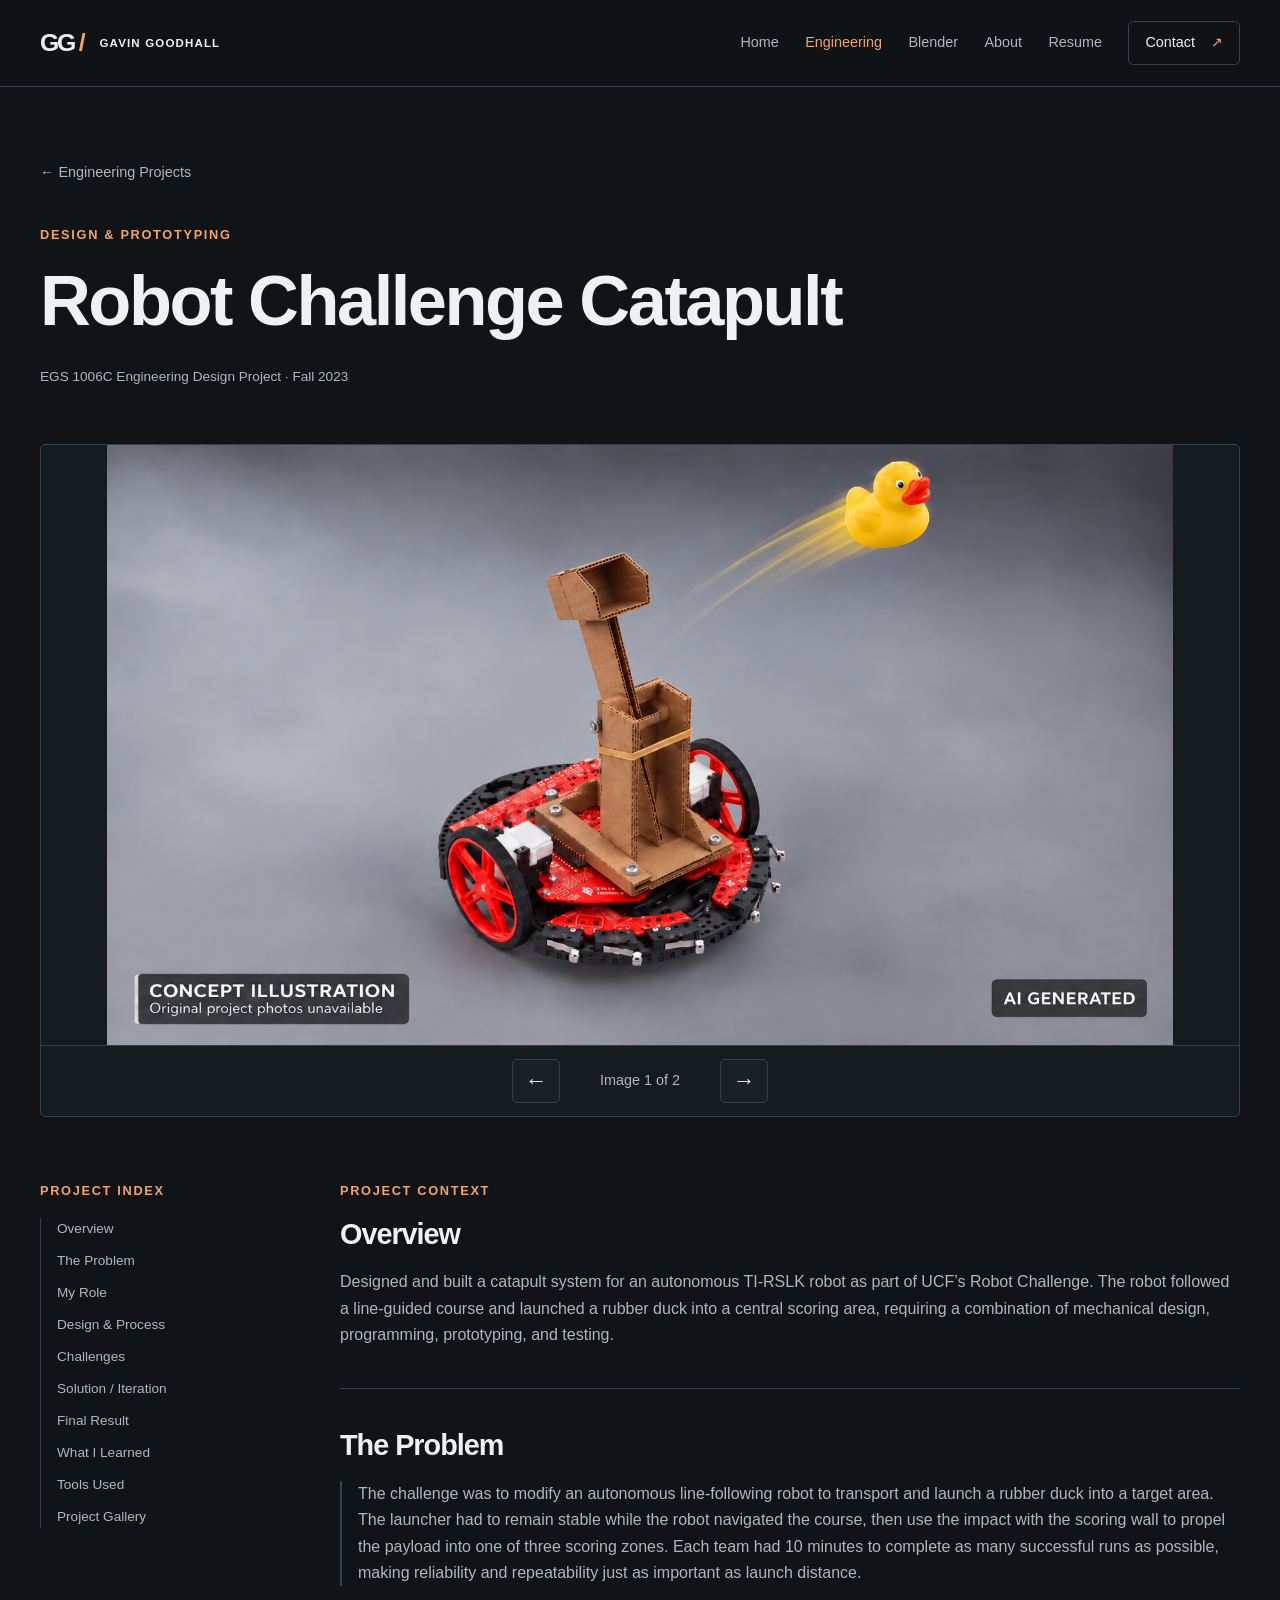
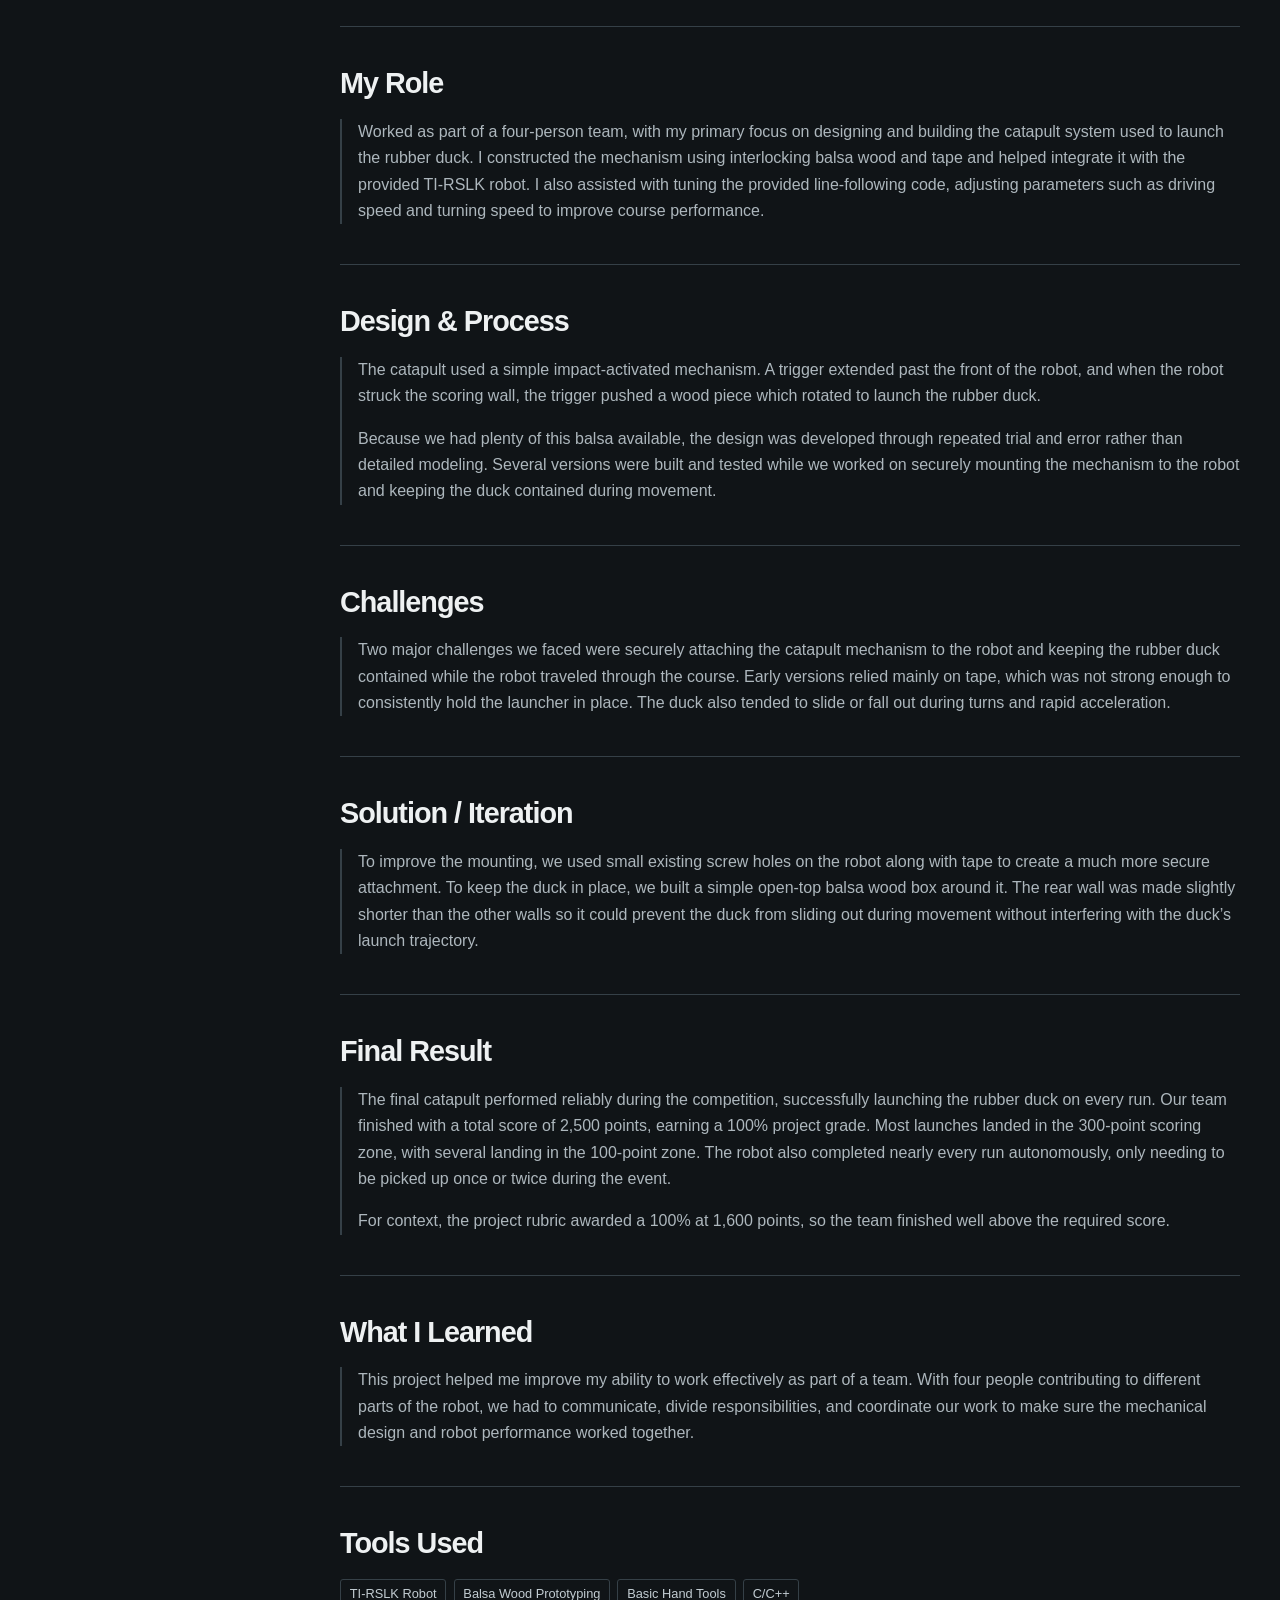
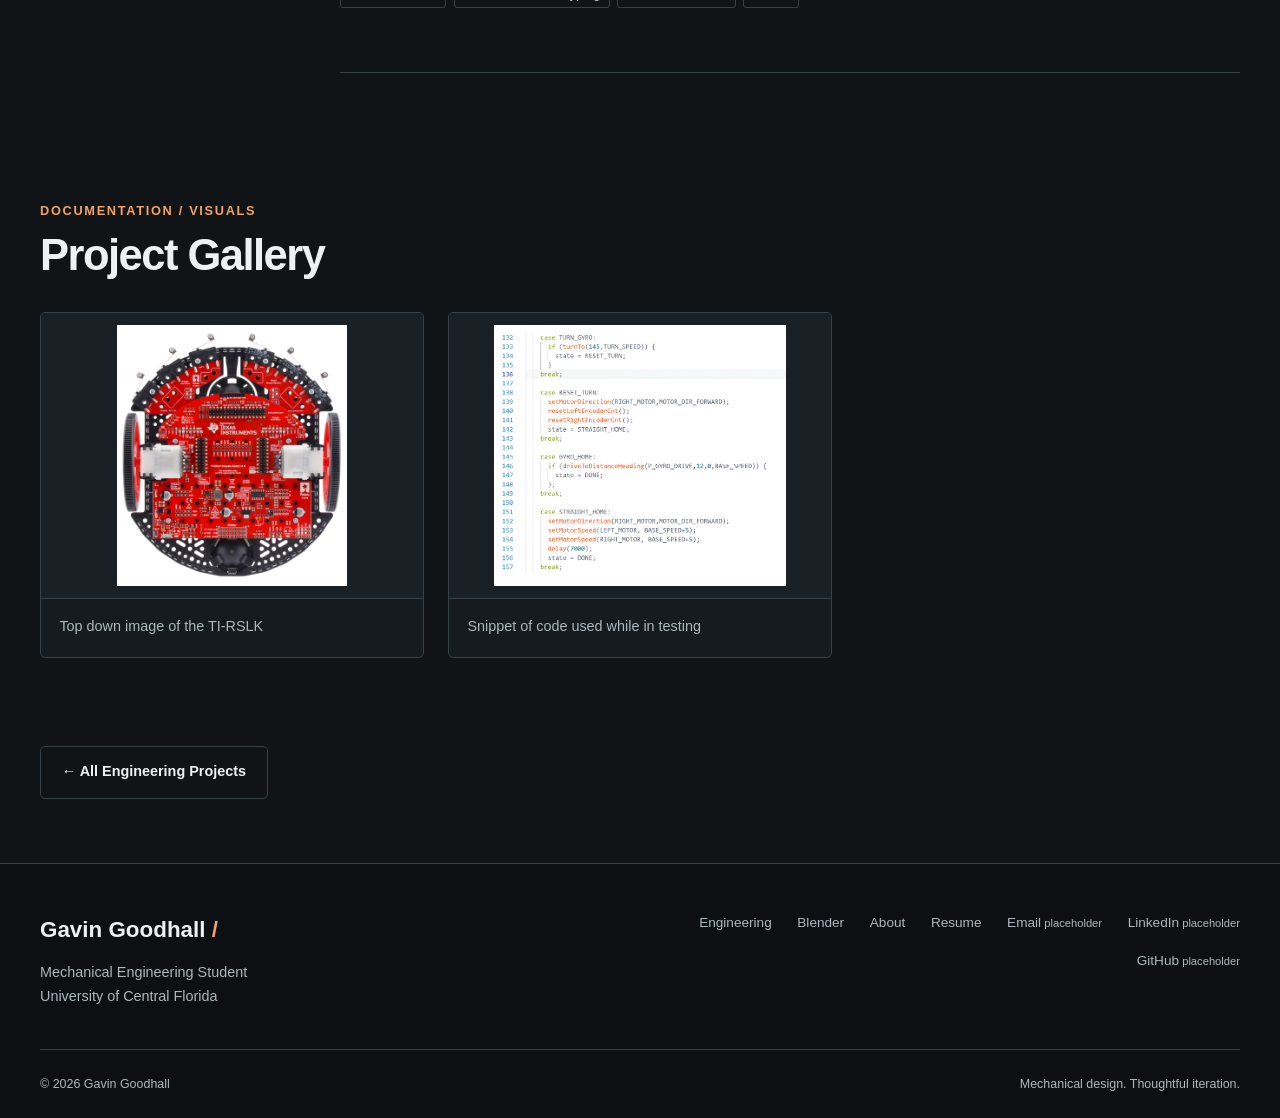
<file: projects/robot-catapult.html>
<!doctype html>
<html lang="en">
  <head>
    <meta charset="utf-8">
    <meta name="viewport" content="width=device-width, initial-scale=1">
    <title>Robot Challenge Catapult | Gavin Goodhall</title>
    <meta name="description" content="Mechanical engineering portfolio featuring engineering projects, CAD, prototyping, MATLAB, 3D modeling, and Blender work.">
    <meta name="theme-color" content="#101417">
    <meta property="og:type" content="website">
    <meta property="og:title" content="Robot Challenge Catapult | Gavin Goodhall">
    <meta property="og:description" content="Mechanical engineering portfolio featuring engineering projects, CAD, prototyping, MATLAB, 3D modeling, and Blender work.">
    <!-- PLACEHOLDER: after publishing, replace these examples with full public URLs and a real 1200 × 630 JPG/PNG. Keep commented until ready.
<meta property="og:url" content="https://YOUR-USERNAME.github.io/YOUR-REPOSITORY/projects/robot-catapult.html">
<meta property="og:image" content="https://YOUR-USERNAME.github.io/YOUR-REPOSITORY/assets/images/social-preview.jpg">
-->
    <link rel="icon" type="image/svg+xml" href="data:image/svg+xml,%3Csvg xmlns='http://www.w3.org/2000/svg' viewBox='0 0 64 64'%3E%3Crect width='64' height='64' rx='12' fill='%23101417'/%3E%3Ctext x='8' y='43' font-family='Arial' font-size='30' font-weight='bold' fill='%23f2a365'%3EGG%3C/text%3E%3C/svg%3E">
    <link rel="stylesheet" href="../css/style.css">
    <script defer src="../js/main.js"></script>
  </head>
  <body>
    <a class="skip-link" href="#main">Skip to content</a>
    <header class="site-header">
      <div class="container nav-wrap">
        <a class="brand" href="../index.html" aria-label="Gavin Goodhall home"><span class="monogram" aria-hidden="true">GG<span> /</span></span><span class="brand-name">GAVIN GOODHALL</span></a>
        <button class="menu-toggle" type="button" aria-expanded="false" aria-controls="primary-nav">Menu <span aria-hidden="true">☰</span></button>
        <nav id="primary-nav" aria-label="Main navigation">
          <a href="../index.html">Home</a>
          <a href="../engineering.html" aria-current="page">Engineering</a>
          <a href="../blender.html">Blender</a>
          <a href="../about.html">About</a>
          <a href="../assets/resume/Gavin_Goodhall_Resume.pdf" target="_blank" rel="noopener noreferrer">Resume</a>
          <a class="nav-contact" href="#contact">Contact <span aria-hidden="true">↗</span></a>
        </nav>
      </div>
    </header>
    <main id="main">
      <section class="container page-heading project-heading">
        <a class="back-link" href="../engineering.html">← Engineering Projects</a>
        <p class="eyebrow">
          Design & prototyping
        </p>
        <h1>Robot Challenge Catapult</h1>
        <p class="content-note">
          EGS 1006C Engineering Design Project · Fall 2023
        </p>
      </section>
      <div class="container">
        <!-- MAIN PROJECT SLIDER: replace the three image src/alt values below. Keep all three slides; the shared JavaScript adds seamless loop copies. -->

        <section class="project-carousel" role="region" aria-roledescription="carousel" aria-label="Main project images">
          <div class="project-carousel-viewport">
            <div class="project-carousel-track">
              <div class="project-carousel-slide" role="group" aria-roledescription="slide" aria-label="1 of 3">
                <img src="../assets/images/Catapult/catapult_hero_labeled.png" alt="Placeholder for Robot Challenge Catapult main project image" width="1200" height="800">
              </div>
              <div class="project-carousel-slide" role="group" aria-roledescription="slide" aria-label="2 of 3">
                <img src="../assets/images/Catapult/TI-RSLK.jpg" alt="Placeholder for Robot Challenge Catapult — view 2" width="1200" height="800" loading="lazy">
              </div>
            </div>
          </div>
          <div class="project-carousel-controls" hidden>
            <button class="carousel-arrow" type="button" data-direction="-1" aria-label="Previous project image"><span aria-hidden="true">←</span></button>
            <span class="carousel-status" role="status" aria-live="polite" aria-atomic="true">Image 1 of 2</span>
            <button class="carousel-arrow" type="button" data-direction="1" aria-label="Next project image"><span aria-hidden="true">→</span></button>
          </div>
        </section>
      </div>
      <div class="container project-detail">
        <aside class="project-aside">
          <p class="eyebrow">
            Project index
          </p>
          <nav aria-label="Project sections">
            <a href="#overview">Overview</a>
            <a href="#section-0">The Problem</a>
            <a href="#section-1">My Role</a>
            <a href="#section-2">Design & Process</a>
            <a href="#section-3">Challenges</a>
            <a href="#section-4">Solution / Iteration</a>
            <a href="#section-5">Final Result</a>
            <a href="#section-6">What I Learned</a>
            <a href="#tools">Tools Used</a>
            <a href="#gallery">Project Gallery</a>
          </nav>
        </aside>
        <div class="project-story">
          <section id="overview">
            <p class="eyebrow">
              Project context
            </p>
            <h2>Overview</h2>
            <p>
              Designed and built a catapult system for an autonomous TI-RSLK robot as part of UCF’s Robot Challenge. The robot followed a line-guided course and launched a rubber duck into a central scoring area, requiring a combination of mechanical design, programming, prototyping, and testing.
            </p>
          </section>

          <section id="section-0">
            <h2>The Problem</h2>
            <div class="placeholder-text">
              <p>
                The challenge was to modify an autonomous line-following robot to transport and launch a rubber duck into a target area. The launcher had to remain stable while the robot navigated the course, then use the impact with the scoring wall to propel the payload into one of three scoring zones. Each team had 10 minutes to complete as many successful runs as possible, making reliability and repeatability just as important as launch distance.
              </p>
            </div>
          </section>

          <section id="section-1">
            <h2>My Role</h2>
            <div class="placeholder-text">
              <p>
                Worked as part of a four-person team, with my primary focus on designing and building the catapult system used to launch the rubber duck. I constructed the mechanism using interlocking balsa wood and tape and helped integrate it with the provided TI-RSLK robot. I also assisted with tuning the provided line-following code, adjusting parameters such as driving speed and turning speed to improve course performance.
              </p>
            </div>
          </section>

          <section id="section-2">
            <h2>Design & Process</h2>
            <div class="placeholder-text">
              <p>
                The catapult used a simple impact-activated mechanism. A trigger extended past the front of the robot, and when the robot struck the scoring wall, the trigger pushed a wood piece which rotated to launch the rubber duck.
              </p>

              <p>
                Because we had plenty of this balsa available, the design was developed through repeated trial and error rather than detailed modeling. Several versions were built and tested while we worked on securely mounting the mechanism to the robot and keeping the duck contained during movement.
              </p>
            </div>
          </section>

          <section id="section-3">
            <h2>Challenges</h2>
            <div class="placeholder-text">
              <p>
                Two major challenges we faced were securely attaching the catapult mechanism to the robot and keeping the rubber duck contained while the robot traveled through the course. Early versions relied mainly on tape, which was not strong enough to consistently hold the launcher in place. The duck also tended to slide or fall out during turns and rapid acceleration.
              </p>
            </div>
          </section>

          <section id="section-4">
            <h2>Solution / Iteration</h2>
            <div class="placeholder-text">
              <p>
                To improve the mounting, we used small existing screw holes on the robot along with tape to create a much more secure attachment. To keep the duck in place, we built a simple open-top balsa wood box around it. The rear wall was made slightly shorter than the other walls so it could prevent the duck from sliding out during movement without interfering with the duck’s launch trajectory.
              </p>
            </div>
          </section>

          <section id="section-5">
            <h2>Final Result</h2>
            <div class="placeholder-text">
              <p>
                The final catapult performed reliably during the competition, successfully launching the rubber duck on every run. Our team finished with a total score of 2,500 points, earning a 100% project grade. Most launches landed in the 300-point scoring zone, with several landing in the 100-point zone. The robot also completed nearly every run autonomously, only needing to be picked up once or twice during the event.
              </p>

              <p>
                For context, the project rubric awarded a 100% at 1,600 points, so the team finished well above the required score.
              </p>
            </div>
          </section>

          <section id="section-6">
            <h2>What I Learned</h2>
            <div class="placeholder-text">
              <p>
                This project helped me improve my ability to work effectively as part of a team. With four people contributing to different parts of the robot, we had to communicate, divide responsibilities, and coordinate our work to make sure the mechanical design and robot performance worked together.
              </p>
            </div>
          </section>

          <section id="tools">
            <h2>Tools Used</h2>
            <ul class="tags" aria-label="Tools and technologies">
              <li>TI-RSLK Robot</li>
              <li>Balsa Wood Prototyping</li>
              <li>Basic Hand Tools</li>
              <li>C/C++</li>
            </ul>
          </section>
        </div>
      </div>

      <section id="gallery" class="container section">
        <div class="section-heading">
          <div>
            <p class="eyebrow">
              Documentation / Visuals
            </p>
            <h2>Project Gallery</h2>
          </div>
        </div>
        <!-- Use gallery-fit-cover for photos; gallery-fit-contain keeps the whole image visible. -->
        <div class="detail-gallery engineering-gallery">
          <figure>
            <a class="engineering-gallery-frame gallery-fit-contain" href="../assets/images/Catapult/TI-RSLK_topdown.jpg" data-gallery-image target="_blank" rel="noopener noreferrer" aria-label="View larger: Image showing the top down of the TI-RSLK">
              <img src="../assets/images/Catapult/TI-RSLK_topdown.jpg" alt="Image showing the top down of the TI-RSLK" width="1200" height="800" loading="lazy">
            </a>
            <figcaption>Top down image of the TI-RSLK</figcaption>
          </figure>
          <figure>
            <a class="engineering-gallery-frame gallery-fit-contain" href="../assets/images/Catapult/catapult_code_snippet.png" data-gallery-image target="_blank" rel="noopener noreferrer" aria-label="View larger: Image showing a snippet of test code">
              <img src="../assets/images/Catapult/catapult_code_snippet.png" alt="Image showing a snippet of test code" width="1200" height="800" loading="lazy">
            </a>
            <figcaption>Snippet of code used while in testing</figcaption>
          </figure>
        </div>
      </section>
      <div class="container bottom-back">
        <a class="button" href="../engineering.html">← All Engineering Projects</a>
      </div>
    </main>
    <footer id="contact" class="site-footer">
      <div class="container">
        <div class="footer-top">
          <div>
            <a class="footer-name" href="../index.html">Gavin Goodhall<span> /</span></a>
            <p>
              Mechanical Engineering Student<br>University of Central Florida
            </p>
          </div>
          <div class="footer-links">
            <a href="../engineering.html">Engineering</a>
            <a href="../blender.html">Blender</a>
            <a href="../about.html">About</a>
            <a href="../assets/resume/Gavin_Goodhall_Resume.pdf" target="_blank" rel="noopener noreferrer">Resume</a>
            <a class="" href="mailto:your-email@example.com" data-placeholder="Email" aria-label="Email (placeholder)">Email<span class="placeholder-marker"> placeholder</span></a>
            <a class="" href="https://www.linkedin.com/in/YOUR-PROFILE/" data-placeholder="LinkedIn" aria-label="LinkedIn (placeholder)">LinkedIn<span class="placeholder-marker"> placeholder</span></a>
            <a class="" href="https://github.com/YOUR-USERNAME" data-placeholder="GitHub" aria-label="GitHub (placeholder)">GitHub<span class="placeholder-marker"> placeholder</span></a>
          </div>
        </div>
        <div class="footer-bottom">
          <span>© <span data-year>2026</span> Gavin Goodhall</span>
          <span>Mechanical design. Thoughtful iteration.</span>
        </div>
      </div>
    </footer>
    <dialog id="placeholder-dialog" class="notice-dialog" aria-labelledby="notice-title">
      <button class="dialog-close" type="button" data-close aria-label="Close placeholder notice">Close ×</button>
      <p class="eyebrow">
        Portfolio in progress
      </p>
      <h2 id="notice-title">Contact link coming soon</h2>
      <p id="notice-copy">
        This is a placeholder link. Gavin’s contact information has not been added yet.
      </p>
    </dialog>
  
    <!-- Full-image viewer; the shared script copies the selected image and caption. -->
    <dialog id="engineering-lightbox" class="engineering-lightbox" aria-labelledby="engineering-lightbox-title" aria-describedby="engineering-lightbox-caption">
      <div class="dialog-header">
        <h2 id="engineering-lightbox-title">Project image</h2>
        <button class="dialog-close" type="button" data-close aria-label="Close enlarged project image">Close ×</button>
      </div>
      <figure>
        <img class="engineering-lightbox-image" alt="">
        <figcaption id="engineering-lightbox-caption"></figcaption>
      </figure>
    </dialog>
  </body>
</html>
</file>
<file: css/style.css>
/* GAVIN GOODHALL / Shared styles for every page.
   Change these tokens to recolor or resize the whole site. No build step needed. */
:root {
  --background: #101417;
  --surface: #151b1f;
  --card-color: #192126;
  --text: #eef1f2;
  --muted: #adb7bd;
  --accent: #f2a365;
  --accent-hover: #ffc18c;
  --border-color: #354047;
  --spacing-xs: .5rem;
  --spacing-sm: 1rem;
  --spacing-md: 1.5rem;
  --spacing-lg: 2.5rem;
  --spacing-xl: 5.5rem;
  --max-content-width: 1240px;
  --radius: 5px;
}

* {
  box-sizing: border-box;
}

html {
  scroll-behavior: smooth;
  scroll-padding-top: 7rem;
}

body {
  margin: 0;
  background: var(--background);
  color: var(--text);
  font-family: "Segoe UI", Arial, sans-serif;
  font-size: 1rem;
  line-height: 1.65;
  -webkit-font-smoothing: antialiased;
}

body.modal-open {
  overflow: hidden;
}

a {
  color: inherit;
  text-decoration: none;
}

button {
  font: inherit;
  cursor: pointer;
}

button, a {
  -webkit-tap-highlight-color: transparent;
}

a:focus-visible, button:focus-visible {
  outline: 3px solid var(--accent);
  outline-offset: 5px;
}

::selection {
  background: var(--accent);
  color: var(--background);
}

img {
  display: block;
  width: 100%;
  max-width: 100%;
  height: auto;
}

figure, p, h1, h2, h3 {
  margin: 0;
}

p {
  color: var(--muted);
}

p + p {
  margin-top: 1rem;
}

h1, h2, h3 {
  color: var(--text);
  line-height: 1.12;
  font-weight: 650;
  letter-spacing: -.035em;
  text-wrap: balance;
}

h2 {
  font-size: clamp(2rem, 3.4vw, 3rem);
}

h3 {
  font-size: 1.4rem;
  line-height: 1.3;
}

strong {
  font-weight: 600;
}

.container {
  width: min(var(--max-content-width), calc(100% - 5rem));
  margin-inline: auto;
}

.section {
  padding-block: var(--spacing-xl);
}

.eyebrow {
  text-transform: uppercase;
  letter-spacing: .13em;
  font-size: .8rem;
  line-height: 1.5;
  font-weight: 600;
  margin-bottom: 1.1rem;
  color: var(--accent);
}

.sr-only {
  position: absolute;
  width: 1px;
  height: 1px;
  padding: 0;
  margin: -1px;
  overflow: hidden;
  clip: rect(0,0,0,0);
  white-space: nowrap;
  border: 0;
}

.skip-link {
  position: fixed;
  top: -100px;
  left: 1rem;
  padding: .7rem 1rem;
  background: var(--accent);
  color: var(--background);
  z-index: 100;
}

.skip-link:focus {
  top: 1rem;
}

/* Navigation stays usable without JavaScript; JS enhances it on mobile. */
.site-header {
  position: sticky;
  top: 0;
  z-index: 20;
  background: #101417f5;
  border-bottom: 1px solid var(--border-color);
}

.nav-wrap {
  display: flex;
  align-items: center;
  justify-content: space-between;
  min-height: 86px;
  gap: 1.5rem;
}

.brand {
  display: flex;
  align-items: center;
  gap: 1rem;
  flex-shrink: 0;
}

.monogram {
  font-size: 1.55rem;
  letter-spacing: -.09em;
  font-weight: 750;
}

.monogram span, .footer-name span {
  color: var(--accent);
}

.brand-name {
  letter-spacing: .1em;
  font-size: .72rem;
  font-weight: 650;
}

#primary-nav {
  display: flex;
  align-items: center;
  gap: 1.65rem;
  font-size: .9rem;
}

#primary-nav a {
  padding-block: .7rem;
  color: var(--muted);
  transition: color .18s ease;
}

#primary-nav a:hover, #primary-nav a[aria-current="page"] {
  color: var(--accent);
}

#primary-nav .nav-contact {
  border: 1px solid var(--border-color);
  color: var(--text);
  padding: .55rem 1rem;
  border-radius: var(--radius);
}

.nav-contact span {
  color: var(--accent);
  margin-left: .75rem;
}

.menu-toggle {
  display: none;
  border: 1px solid var(--border-color);
  border-radius: var(--radius);
  background: transparent;
  color: var(--text);
  padding: .55rem .8rem;
}

/* Homepage: editorial nameplate and a quiet technical grid, not a stock photo. */
.hero {
  display: grid;
  grid-template-columns: 1.3fr 1fr;
  gap: 4rem;
  align-items: center;
  padding-block: 5.5rem 5rem;
}

.hero .eyebrow {
  display: flex;
  align-items: center;
  gap: .6rem;
}

.accent-rule {
  width: 1.7rem;
  height: 2px;
  background: var(--accent);
}

.hero h1 {
  font-size: clamp(3.5rem, 6.8vw, 6.2rem);
  line-height: .99;
  font-weight: 750;
  letter-spacing: -.065em;
}

.hero h1 > span:not(.hero-dot) {
  color: var(--muted);
}

.hero-dot {
  color: var(--accent);
}

.hero-subtitle {
  color: var(--text);
  margin-top: 1.8rem;
  max-width: 34rem;
  font-size: .98rem;
}

.intro {
  max-width: 47rem;
  font-size: 1.1rem;
  line-height: 1.8;
}

.hero .intro {
  margin-top: 1.2rem;
  font-size: 1rem;
}

.button-row {
  display: flex;
  gap: .75rem;
  align-items: center;
  flex-wrap: wrap;
  margin-top: 1.9rem;
}

.button {
  display: inline-flex;
  justify-content: center;
  align-items: center;
  gap: .65rem;
  padding: .85rem 1.3rem;
  min-height: 48px;
  border: 1px solid var(--border-color);
  border-radius: var(--radius);
  font-size: .9rem;
  font-weight: 600;
  color: var(--text);
  transition: background .18s ease, border-color .18s ease, transform .18s ease;
}

.button:hover {
  background: var(--card-color);
  border-color: var(--muted);
  transform: translateY(-2px);
}

.button.primary {
  background: var(--accent);
  color: var(--background);
  border-color: var(--accent);
}

.button.primary:hover {
  background: var(--accent-hover);
  border-color: var(--accent-hover);
}

.button.subtle {
  border-color: transparent;
  padding-inline: .5rem;
}

.placeholder-marker {
  display: none;
}

.hero-panel {
  min-height: 465px;
  position: relative;
  overflow: hidden;
  background: var(--surface);
  border: 1px solid var(--border-color);
  display: flex;
  flex-direction: column;
  justify-content: space-between;
}

.panel-label, .panel-bottom {
  display: flex;
  justify-content: space-between;
  gap: 1rem;
  position: relative;
  z-index: 1;
  padding: 1.3rem 1.5rem;
  font-family: Consolas, monospace;
  font-size: .75rem;
  color: var(--muted);
  letter-spacing: .04em;
}

.panel-label {
  border-bottom: 1px solid var(--border-color);
}

.panel-bottom {
  border-top: 1px solid var(--border-color);
  font-size: .7rem;
}

.hero-lines {
  position: absolute;
  inset: 0;
  background-image: linear-gradient(#34404750 1px, transparent 1px), linear-gradient(90deg,#34404750 1px, transparent 1px);
  background-size: 32px 32px;
  mask-image: linear-gradient(to bottom, transparent, black);
}

.panel-copy {
  padding: 2rem 2.3rem;
  position: relative;
}

.panel-copy p:not(.eyebrow) {
  color: var(--text);
  font-size: clamp(2rem,3.2vw,3rem);
  letter-spacing: -.04em;
  line-height: 1.2;
}

.panel-copy em {
  color: var(--accent);
  font-style: normal;
}

.section-heading {
  display: flex;
  align-items: end;
  justify-content: space-between;
  gap: 2rem;
  margin-bottom: 2rem;
}

.section-heading .eyebrow {
  margin-bottom: .65rem;
}

#featured {
  border-top: 1px solid var(--border-color);
}

.text-link {
  display: inline-flex;
  align-items: center;
  gap: 1.6rem;
  font-size: .9rem;
  font-weight: 600;
  border-bottom: 1px solid transparent;
  padding-block: .35rem;
}

.text-link span[aria-hidden] {
  color: var(--accent);
}

.text-link:hover {
  color: var(--accent);
  border-bottom-color: var(--accent);
}

/* Shared engineering cards: no fixed text heights, so editing won't clip content. */
.project-grid {
  display: grid;
  gap: 1.5rem;
}

.featured-grid {
  grid-template-columns: repeat(3,minmax(0,1fr));
}

.engineering-grid {
  grid-template-columns: repeat(2,minmax(0,1fr));
}

.project-card {
  min-width: 0;
  background: var(--card-color);
  border: 1px solid var(--border-color);
  border-radius: var(--radius);
  overflow: hidden;
  display: flex;
  flex-direction: column;
  transition: transform .2s ease, border-color .2s ease;
}

.project-card:hover {
  transform: translateY(-4px);
  border-color: #70818b;
}

.image-link {
  display: block;
  overflow: hidden;
}

.project-card img {
  aspect-ratio: 3/2;
  object-fit: cover;
  transition: transform .3s ease;
}

.project-card:hover img {
  transform: scale(1.025);
}

.card-body {
  padding: 1.5rem;
  flex: 1;
  display: flex;
  align-items: start;
  flex-direction: column;
}

.card-meta {
  width: 100%;
  display: flex;
  justify-content: space-between;
  gap: 1rem;
  text-transform: uppercase;
  letter-spacing: .1em;
  font-size: .75rem;
  color: var(--accent);
  margin-bottom: .8rem;
}

.card-meta span:last-child {
  color: var(--muted);
  font-family: Consolas, monospace;
}

.card-body h3 {
  margin-bottom: .9rem;
}

.card-body p {
  font-size: .95rem;
}

.tags {
  list-style: none;
  padding: 0;
  margin: 1.1rem 0 1.5rem;
  display: flex;
  flex-wrap: wrap;
  gap: .45rem;
}

.tags li {
  font-size: .8rem;
  color: #c2ccd2;
  border: 1px solid var(--border-color);
  border-radius: 3px;
  padding: .2rem .55rem;
}

.card-body .text-link {
  margin-top: auto;
}

.tools-section {
  background: var(--surface);
  border-block: 1px solid var(--border-color);
}

.tools-layout {
  display: grid;
  grid-template-columns: 1fr 1.8fr;
  gap: 4rem;
}

.tools-layout h2 {
  margin-bottom: 1rem;
}

.tool-list {
  list-style: none;
  margin: 0;
  padding: 0;
  display: grid;
  grid-template-columns: repeat(3,minmax(0,1fr));
  gap: 0 1.5rem;
}

.tool-list li {
  padding: 1rem 0;
  border-bottom: 1px solid var(--border-color);
  font-size: .92rem;
}

.tool-list span {
  color: var(--accent);
  padding-right: .5rem;
}

.interests-section {
  display: grid;
  grid-template-columns: 1fr 1.8fr;
  gap: 4rem;
}

.large-copy {
  font-size: 1.7rem;
  color: var(--text);
  letter-spacing: -.025em;
  line-height: 1.4;
}

.interests-section .text-link {
  margin-top: 1.5rem;
}

.contact-cta {
  margin-bottom: 5.5rem;
  padding: 3rem;
  border: 1px solid var(--border-color);
  background: var(--surface);
  border-left: 3px solid var(--accent);
}

.contact-cta h2 {
  font-size: clamp(2rem,4vw,3.3rem);
}

/* Inner pages. */
.page-heading {
  padding-block: 4.5rem 3.5rem;
}

.page-heading h1 {
  font-size: clamp(3rem,6vw,5.3rem);
  max-width: 62rem;
  margin-bottom: 1.6rem;
}

.page-heading h1 span {
  color: var(--muted);
}

.content-note {
  font-size: .85rem;
  color: var(--muted);
  margin-top: 1.4rem;
}

.projects-section {
  padding-top: .5rem;
}

.engineering-grid .card-body {
  padding: 1.8rem;
}

.art-grid {
  display: grid;
  grid-template-columns: repeat(2,minmax(0,1fr));
  gap: 3rem 1.8rem;
}

.art-card:first-child {
  grid-column: 1 / -1;
}

.art-card:first-child img {
  aspect-ratio: 2.4;
}

.art-open {
  display: block;
  width: 100%;
  border: 0;
  padding: 0;
  background: none;
  color: var(--text);
  text-align: left;
}

.art-image {
  overflow: hidden;
  position: relative;
  border: 1px solid var(--border-color);
  border-radius: var(--radius);
}

.art-image img {
  aspect-ratio: 3/2;
  object-fit: cover;
  transition: transform .25s ease;
}

.art-open:hover img {
  transform: scale(1.025);
}

.view-render {
  position: absolute;
  bottom: 1rem;
  right: 1rem;
  padding: .5rem .8rem;
  background: var(--background);
  border: 1px solid var(--border-color);
  border-radius: 3px;
  font-size: .85rem;
}

.view-render span {
  color: var(--accent);
  margin-left: .75rem;
}

.art-title {
  display: flex;
  justify-content: space-between;
  gap: 1rem;
  margin-top: 1.2rem;
  align-items: start;
}

.art-title > span {
  color: var(--accent);
  font-family: Consolas,monospace;
  font-size: .85rem;
}

.art-tools {
  color: var(--text);
  margin-top: .6rem;
  font-size: .9rem;
}

.art-tools span {
  color: var(--muted);
}

.focus-line {
  font-size: .85rem;
  margin-top: .3rem;
}

/* Native dialogs trap focus, support Escape, and restore focus to the opener. */
dialog {
  color: var(--text);
  background: var(--surface);
  border: 1px solid var(--border-color);
  border-radius: 7px;
  padding: 2rem;
  width: min(1000px,calc(100% - 2rem));
  max-height: 90dvh;
  overscroll-behavior: contain;
}

dialog::backdrop {
  background: #000b;
  backdrop-filter: blur(5px);
}

dialog:not([open]) {
  display: none;
}

.dialog-header {
  display: flex;
  justify-content: space-between;
  align-items: center;
  gap: 1rem;
  margin-bottom: 1.5rem;
}

.dialog-header .eyebrow {
  margin: 0;
}

.dialog-close {
  margin-left: auto;
  flex-shrink: 0;
  background: var(--card-color);
  color: var(--text);
  border: 1px solid var(--border-color);
  border-radius: var(--radius);
  padding: .55rem .8rem;
  min-height: 44px;
}

.dialog-close:hover {
  border-color: var(--accent);
}

.gallery-dialog h2 {
  margin-bottom: 1.5rem;
}

.gallery-meta {
  display: flex;
  flex-wrap: wrap;
  gap: 1.5rem 3rem;
  margin-block: 1.5rem;
}

.gallery-meta p {
  flex: 1;
  min-width: 10rem;
  font-size: .9rem;
  margin: 0;
}

.gallery-meta strong {
  display: block;
  color: var(--text);
  margin-bottom: .4rem;
}

.modal-images {
  display: grid;
  gap: 1.5rem;
}

figcaption {
  color: var(--muted);
  font-size: .85rem;
  padding-block: .65rem;
}

.notice-dialog {
  max-width: 520px;
}

.notice-dialog > .dialog-close {
  display: block;
  margin-bottom: 1rem;
}

.notice-dialog h2 {
  margin-bottom: 1rem;
}

.about-grid {
  display: grid;
  grid-template-columns: repeat(2,minmax(0,1fr));
  gap: 1.5rem;
  margin-bottom: 5rem;
}

.about-block {
  border: 1px solid var(--border-color);
  background: var(--surface);
  padding: 2.5rem;
}

.about-block h2 {
  font-size: 2rem;
  margin-bottom: 1.2rem;
}

.education {
  border-top: 3px solid var(--accent);
}

.graduation {
  padding-top: 1.5rem;
  margin-top: 1.5rem;
  border-top: 1px solid var(--border-color);
}

.graduation strong {
  color: var(--text);
}

.resume-block .button {
  margin-top: 1.5rem;
}

.back-link {
  display: inline-block;
  font-size: .9rem;
  margin-bottom: 2.5rem;
  color: var(--muted);
}

.back-link:hover {
  color: var(--accent);
}

.project-heading h1 {
  font-size: clamp(2.6rem,5.5vw,4.6rem);
}

.project-cover {
  max-height: 600px;
  object-fit: cover;
  border: 1px solid var(--border-color);
  border-radius: var(--radius);
}

.project-detail {
  display: grid;
  grid-template-columns: 220px minmax(0,1fr);
  gap: 5rem;
  padding-top: 4rem;
}

.project-aside {
  align-self: start;
  position: sticky;
  top: 7.5rem;
}

.project-aside nav {
  display: grid;
  gap: .6rem;
  border-left: 1px solid var(--border-color);
  padding-left: 1rem;
}

.project-aside a {
  font-size: .85rem;
  color: var(--muted);
}

.project-aside a:hover {
  color: var(--accent);
}

.project-story section {
  padding-bottom: 2.5rem;
  margin-bottom: 2.5rem;
  border-bottom: 1px solid var(--border-color);
}

.project-story h2 {
  font-size: 1.8rem;
  margin-bottom: 1.2rem;
}

.placeholder-text {
  border-left: 2px solid var(--border-color);
  padding-left: 1rem;
}

.placeholder-text strong {
  color: var(--accent);
  font-size: .9rem;
}

.detail-gallery {
  display: grid;
  grid-template-columns: repeat(3,minmax(0,1fr));
  gap: 1.5rem;
}

.detail-gallery img {
  border: 1px solid var(--border-color);
  border-radius: var(--radius);
}

.bottom-back {
  margin-bottom: 4rem;
}

/* Footer is deliberately present in HTML on every page (also works without JS). */
.site-footer {
  background: #0c1012;
  border-top: 1px solid var(--border-color);
  padding-top: 3rem;
}

.footer-top {
  display: grid;
  grid-template-columns: 1fr 1fr;
  gap: 3rem;
  padding-bottom: 2.5rem;
}

.footer-name {
  font-size: 1.4rem;
  font-weight: 600;
}

.footer-top p {
  font-size: .9rem;
  margin-top: .8rem;
}

.footer-links {
  display: flex;
  flex-wrap: wrap;
  align-content: start;
  justify-content: end;
  gap: 1rem 1.6rem;
  font-size: .85rem;
  color: var(--muted);
}

.footer-links a:hover {
  color: var(--accent);
}

.footer-links .placeholder-marker {
  display: inline;
  font-size: .7rem;
}

.footer-bottom {
  display: flex;
  justify-content: space-between;
  gap: 1rem;
  padding-block: 1.5rem;
  border-top: 1px solid var(--border-color);
  font-size: .78rem;
  color: var(--muted);
}

@media (min-width: 1600px) {
  :root {
    --max-content-width: 1380px;
  }

  .hero {
    padding-block: 7rem;
  }

}

@media (max-width: 1100px) {
  .brand-name {
    display: none;
  }

  .hero {
    gap: 2.5rem;
  }

  .hero-panel {
    min-height: 430px;
  }

  .hero h1 {
    font-size: clamp(3.5rem,7vw,5.5rem);
  }

  .tools-layout, .interests-section {
    gap: 2rem;
  }

  .tool-list {
    grid-template-columns: repeat(2,minmax(0,1fr));
  }

  .featured-grid {
    gap: 1rem;
  }

  .card-body {
    padding: 1.2rem;
  }

  .project-detail {
    gap: 3rem;
  }

}

@media (max-width: 800px) {
  :root {
    --spacing-xl: 3.5rem;
  }

  .container {
    width: calc(100% - 2.5rem);
  }

  .nav-wrap {
    min-height: 74px;
    flex-wrap: wrap;
  }

  .brand-name {
    display: inline;
  }

  #primary-nav {
    width: 100%;
    flex-wrap: wrap;
    padding-bottom: 1rem;
    gap: .8rem 1.4rem;
  }

  .js .menu-toggle {
    display: block;
  }

  .js #primary-nav {
    display: none;
  }

  .js #primary-nav.is-open {
    display: flex;
  }

  .hero {
    grid-template-columns: 1fr;
    padding-top: 3.5rem;
  }

  .hero h1 {
    font-size: clamp(3.6rem,11vw,6rem);
  }

  .hero-panel {
    min-height: 330px;
  }

  .panel-copy p:not(.eyebrow) {
    font-size: 2.5rem;
  }

  .featured-grid {
    grid-template-columns: 1fr;
    gap: 1.5rem;
  }

  .featured-grid .project-card {
    display: grid;
    grid-template-columns: 1fr 1.15fr;
  }

  .featured-grid .image-link {
    height: 100%;
  }

  .featured-grid img {
    height: 100%;
    object-fit: cover;
  }

  .tools-layout, .interests-section {
    grid-template-columns: 1fr;
  }

  .tool-list {
    grid-template-columns: repeat(3,minmax(0,1fr));
  }

  .section-heading {
    align-items: start;
    flex-direction: column;
    gap: 1rem;
  }

  .about-block {
    padding: 1.8rem;
  }

  .project-detail {
    grid-template-columns: 1fr;
    gap: 2.5rem;
  }

  .project-aside {
    position: static;
  }

  .project-aside nav {
    display: flex;
    flex-wrap: wrap;
    gap: .7rem 1.2rem;
  }

  .detail-gallery {
    grid-template-columns: 1fr;
  }

  .footer-top {
    grid-template-columns: 1fr;
    gap: 2rem;
  }

  .footer-links {
    justify-content: start;
  }

}

@media (max-width: 560px) {
  .container {
    width: calc(100% - 2rem);
  }

  .brand-name {
    font-size: .65rem;
  }

  .hero h1 {
    font-size: clamp(2.8rem,11.3vw,4.2rem);
  }

  .hero-subtitle {
    font-size: .9rem;
  }

  .hero .eyebrow {
    font-size: .7rem;
  }

  .panel-label, .panel-bottom {
    padding: 1rem;
    font-size: .65rem;
  }

  .panel-copy {
    padding: 1.5rem;
  }

  .featured-grid .project-card {
    display: flex;
  }

  .featured-grid img {
    height: auto;
  }

  .card-body, .engineering-grid .card-body {
    padding: 1.4rem;
  }

  .engineering-grid, .art-grid, .about-grid {
    grid-template-columns: 1fr;
  }

  .art-card:first-child img {
    aspect-ratio: 3/2;
  }

  .art-title h3 {
    font-size: 1.25rem;
  }

  .tool-list {
    grid-template-columns: repeat(2,minmax(0,1fr));
    gap: 0 1rem;
  }

  .tool-list li {
    font-size: .85rem;
  }

  .contact-cta {
    padding: 2rem 1.3rem;
    margin-bottom: 3.5rem;
  }

  .page-heading {
    padding-top: 3rem;
  }

  .page-heading h1 {
    font-size: 2.75rem;
    overflow-wrap: anywhere;
  }

  .intro {
    font-size: 1rem;
  }

  .footer-bottom {
    flex-direction: column;
    gap: .4rem;
  }

  dialog {
    padding: 1.2rem;
    max-height: 92dvh;
  }

  .dialog-header .eyebrow {
    font-size: .65rem;
  }

}

/* Respect the visitor's system preference and keep movement optional. */
@media (prefers-reduced-motion: reduce) {
  html {
    scroll-behavior: auto;
  }

  *, *::before, *::after {
    transition: none !important;
    animation: none !important;
  }

}

/* Main engineering project images. Without JS, the images scroll horizontally. */
.project-carousel {
  border: 1px solid var(--border-color);
  border-radius: var(--radius);
  overflow: hidden;
  background: var(--surface);
}

.project-carousel-viewport {
  overflow-x: auto;
  scroll-snap-type: x mandatory;
}

.project-carousel.is-ready .project-carousel-viewport {
  overflow: hidden;
}

.project-carousel-track {
  display: flex;
  height: clamp(220px, 50vw, 600px);
}

.project-carousel-slide {
  flex: 0 0 100%;
  min-width: 0;
  height: 100%;
  scroll-snap-align: start;
}

.project-carousel-slide img {
  width: 100%;
  height: 100%;
  object-fit: contain;
}

.project-carousel-controls:not([hidden]) {
  display: flex;
  align-items: center;
  justify-content: center;
  gap: 1.5rem;
  padding: .8rem 1rem;
  border-top: 1px solid var(--border-color);
}

.carousel-arrow {
  display: inline-grid;
  place-items: center;
  width: 48px;
  height: 44px;
  border: 1px solid var(--border-color);
  border-radius: var(--radius);
  background: var(--card-color);
  color: var(--text);
  font-size: 1.4rem;
  transition: border-color .18s ease, color .18s ease;
}

.carousel-arrow:hover {
  border-color: var(--accent);
  color: var(--accent);
}

.carousel-status {
  min-width: 7rem;
  text-align: center;
  color: var(--muted);
  font-size: .9rem;
  font-variant-numeric: tabular-nums;
}

/* Engineering galleries only: aligned frames, full-image diagrams, and quiet cards. */
.detail-gallery.engineering-gallery {
  display: grid;
  grid-template-columns: repeat(3, minmax(0, 1fr));
  grid-auto-rows: 1fr;
  gap: 1.5rem;
  align-items: stretch;
}

.engineering-gallery > figure {
  min-width: 0;
  display: flex;
  flex-direction: column;
  background: var(--surface);
  border: 1px solid var(--border-color);
  border-radius: var(--radius);
  overflow: hidden;
  transition: border-color .18s ease;
}

.engineering-gallery > figure:hover {
  border-color: var(--muted);
}

.engineering-gallery-frame {
  display: block;
  flex: 0 0 auto;
  width: 100%;
  aspect-ratio: 4 / 3;
  overflow: hidden;
  background: var(--card-color);
  border-bottom: 1px solid var(--border-color);
  cursor: zoom-in;
}

.engineering-gallery-frame:focus-visible {
  outline-offset: -4px;
}

.engineering-gallery .engineering-gallery-frame img {
  width: 100%;
  height: 100%;
  border: 0;
  border-radius: 0;
  object-fit: contain;
}

.engineering-gallery .gallery-fit-contain img {
  padding: .75rem;
}

.engineering-gallery .gallery-fit-cover img {
  object-fit: cover;
  object-position: center 60%;
}

.engineering-gallery figcaption {
  flex: 1;
  padding: 1rem 1.15rem 1.15rem;
  font-size: .9rem;
  line-height: 1.6;
  overflow-wrap: anywhere;
}

.engineering-lightbox {
  width: min(1200px, calc(100% - 2rem));
}

.engineering-lightbox h2 {
  font-size: 1.35rem;
}

.engineering-lightbox .engineering-lightbox-image {
  width: 100%;
  height: auto;
  max-height: 70dvh;
  object-fit: contain;
  background: var(--card-color);
}

.engineering-lightbox figcaption {
  padding-top: 1rem;
  font-size: .9rem;
  line-height: 1.6;
}

@media (max-width: 1000px) {
  .detail-gallery.engineering-gallery {
    grid-template-columns: repeat(2, minmax(0, 1fr));
  }

}

@media (max-width: 600px) {
  .detail-gallery.engineering-gallery {
    grid-template-columns: minmax(0, 1fr);
    grid-auto-rows: auto;
  }

}

/* Embedded MATLAB-to-JavaScript launcher; styles are scoped to this app. */
.launcher-app {
  margin-top: 1.5rem;
  padding: 1.5rem;
  border: 1px solid var(--border-color);
  border-radius: var(--radius);
  background: var(--surface);
  min-width: 0;
}
.launcher-controls {
  display: grid;
  grid-template-columns: repeat(2, minmax(0, 1fr));
  gap: 1.5rem;
}
.launcher-field { min-width: 0; }
.launcher-field label {
  display: flex;
  justify-content: space-between;
  flex-wrap: wrap;
  gap: .25rem .75rem;
  font-size: .9rem;
}
.launcher-field label > span { color: var(--accent); font-variant-numeric: tabular-nums; }
.launcher-field input[type="range"] {
  width: 100%;
  margin: .45rem 0 0;
  min-height: 32px;
  accent-color: var(--accent);
  cursor: pointer;
}
.launcher-field select {
  width: 100%;
  margin-top: .6rem;
  padding: .65rem;
  min-height: 44px;
  background: var(--card-color);
  color: var(--text);
  border: 1px solid var(--border-color);
  border-radius: var(--radius);
  font: inherit;
}
.launcher-field :is(input, select):focus-visible { outline: 3px solid var(--accent); outline-offset: 4px; }
.launcher-limits { display: flex; justify-content: space-between; color: var(--muted); font-size: .75rem; }
.launcher-actions { grid-column: 1 / -1; display: flex; flex-wrap: wrap; gap: .75rem; }
.launcher-plot { margin-top: 1.5rem; background: var(--background); border-radius: var(--radius); }
.launcher-plot svg { display: block; width: 100%; height: 350px; overflow: visible; }
.launcher-gridline { stroke: var(--border-color); stroke-width: 1; }
.launcher-tick { fill: var(--muted); font-size: 12px; }
.launcher-axis-label { fill: var(--text); font-size: 13px; }
.launcher-path { fill: none; stroke: var(--accent); stroke-width: 2.5; stroke-linejoin: round; }
.launcher-projectile { fill: var(--accent); }
.launcher-marker { stroke: var(--text); stroke-width: 2; }
.launcher-peak { stroke: var(--accent); }
.launcher-legend { display: flex; flex-wrap: wrap; gap: .5rem 1.5rem; margin-top: .75rem; font-size: .8rem; }
.launcher-legend span { color: var(--accent); }
.launcher-results { display: grid; grid-template-columns: repeat(4, minmax(0, 1fr)); gap: .75rem; margin: 1.5rem 0 0; }
.launcher-results > div { padding: .75rem; background: var(--card-color); border: 1px solid var(--border-color); border-radius: var(--radius); }
.launcher-results dt { color: var(--muted); font-size: .8rem; }
.launcher-results dd { margin: .35rem 0 0; font-weight: 600; font-size: 1rem; overflow-wrap: anywhere; font-variant-numeric: tabular-nums; }
.launcher-status { min-height: 3em; margin-top: 1rem; font-size: .85rem; }
@media (max-width: 1100px) {
  .launcher-results { grid-template-columns: repeat(2, minmax(0, 1fr)); }
}
@media (max-width: 560px) {
  .launcher-app { padding: .85rem; }
  .launcher-controls { grid-template-columns: minmax(0, 1fr); }
}

/* Explicit reset styling prevents the browser's default white button background. */
.launcher-actions .button[type="reset"] {
  appearance: none;
  background: var(--surface);
  color: var(--text);
  border-color: var(--muted);
}

.launcher-actions .button[type="reset"]:hover {
  background: var(--card-color);
  border-color: var(--accent);
}
</file>
